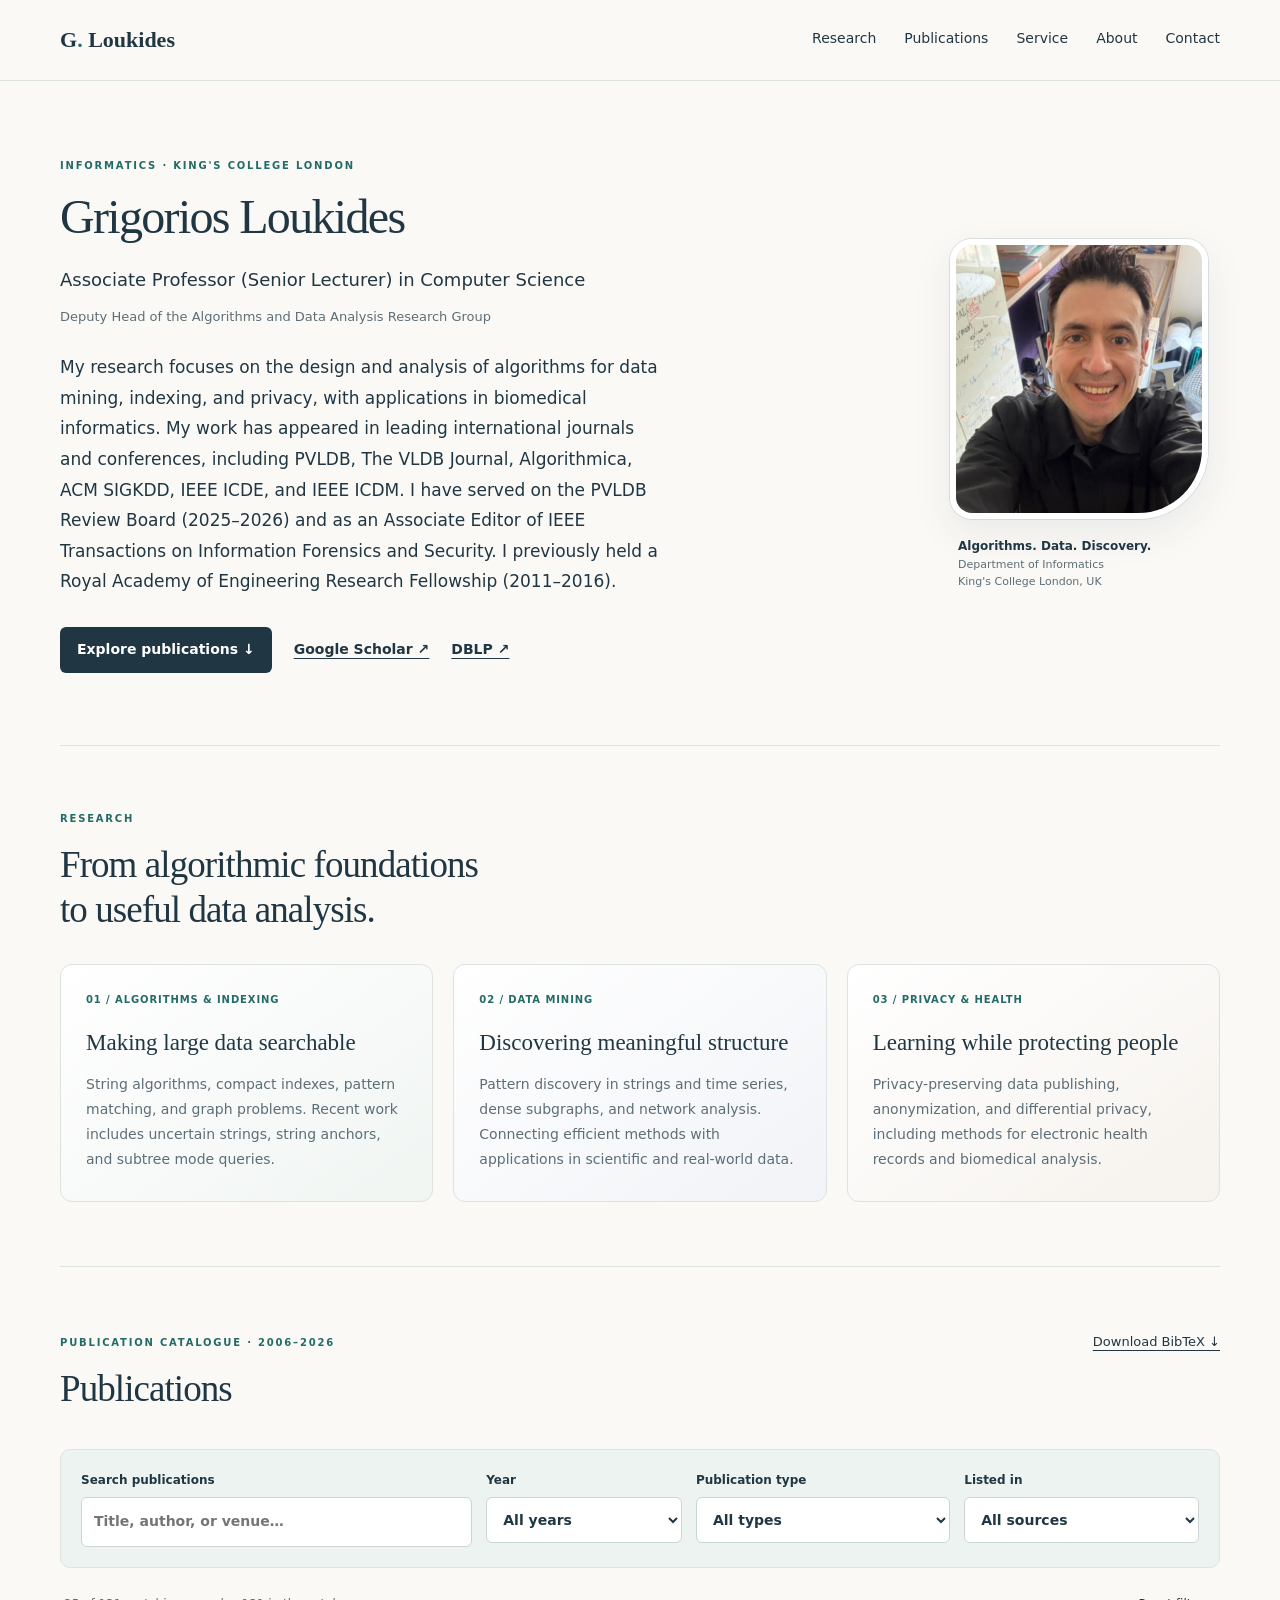
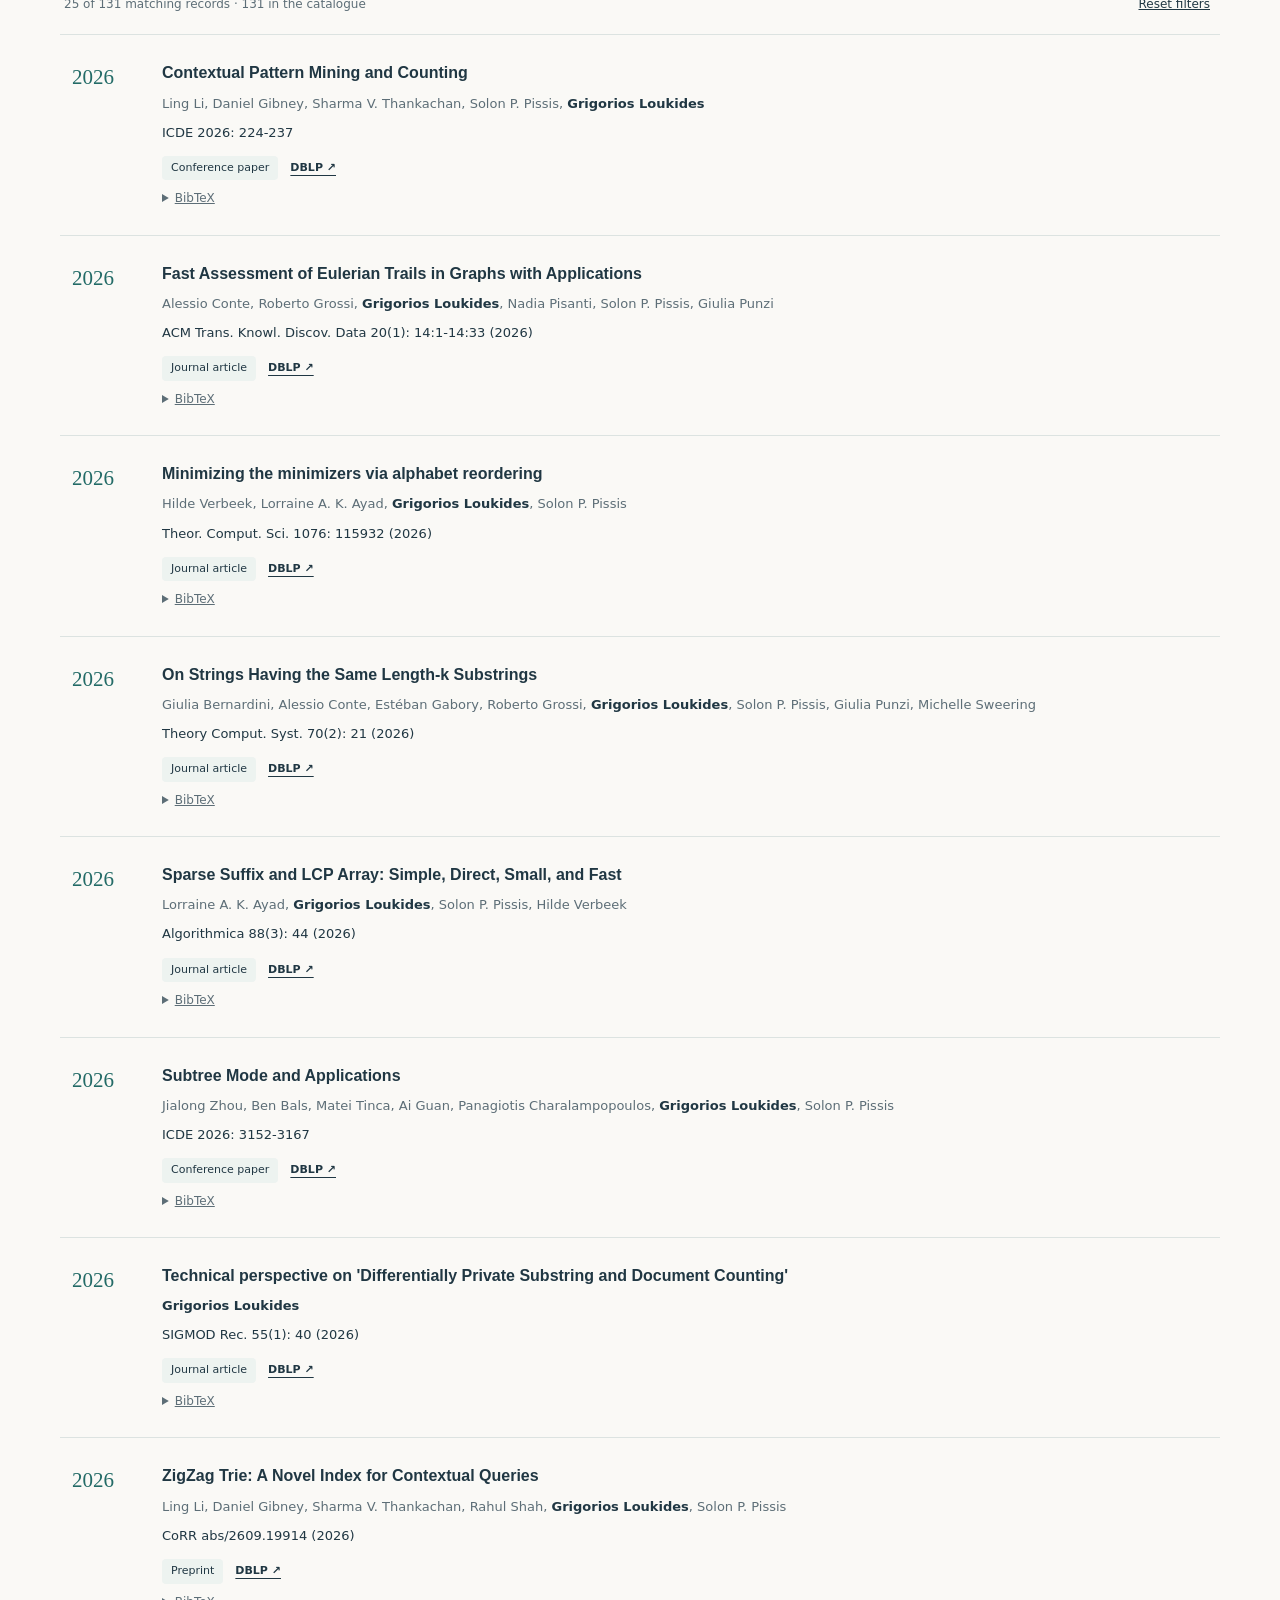
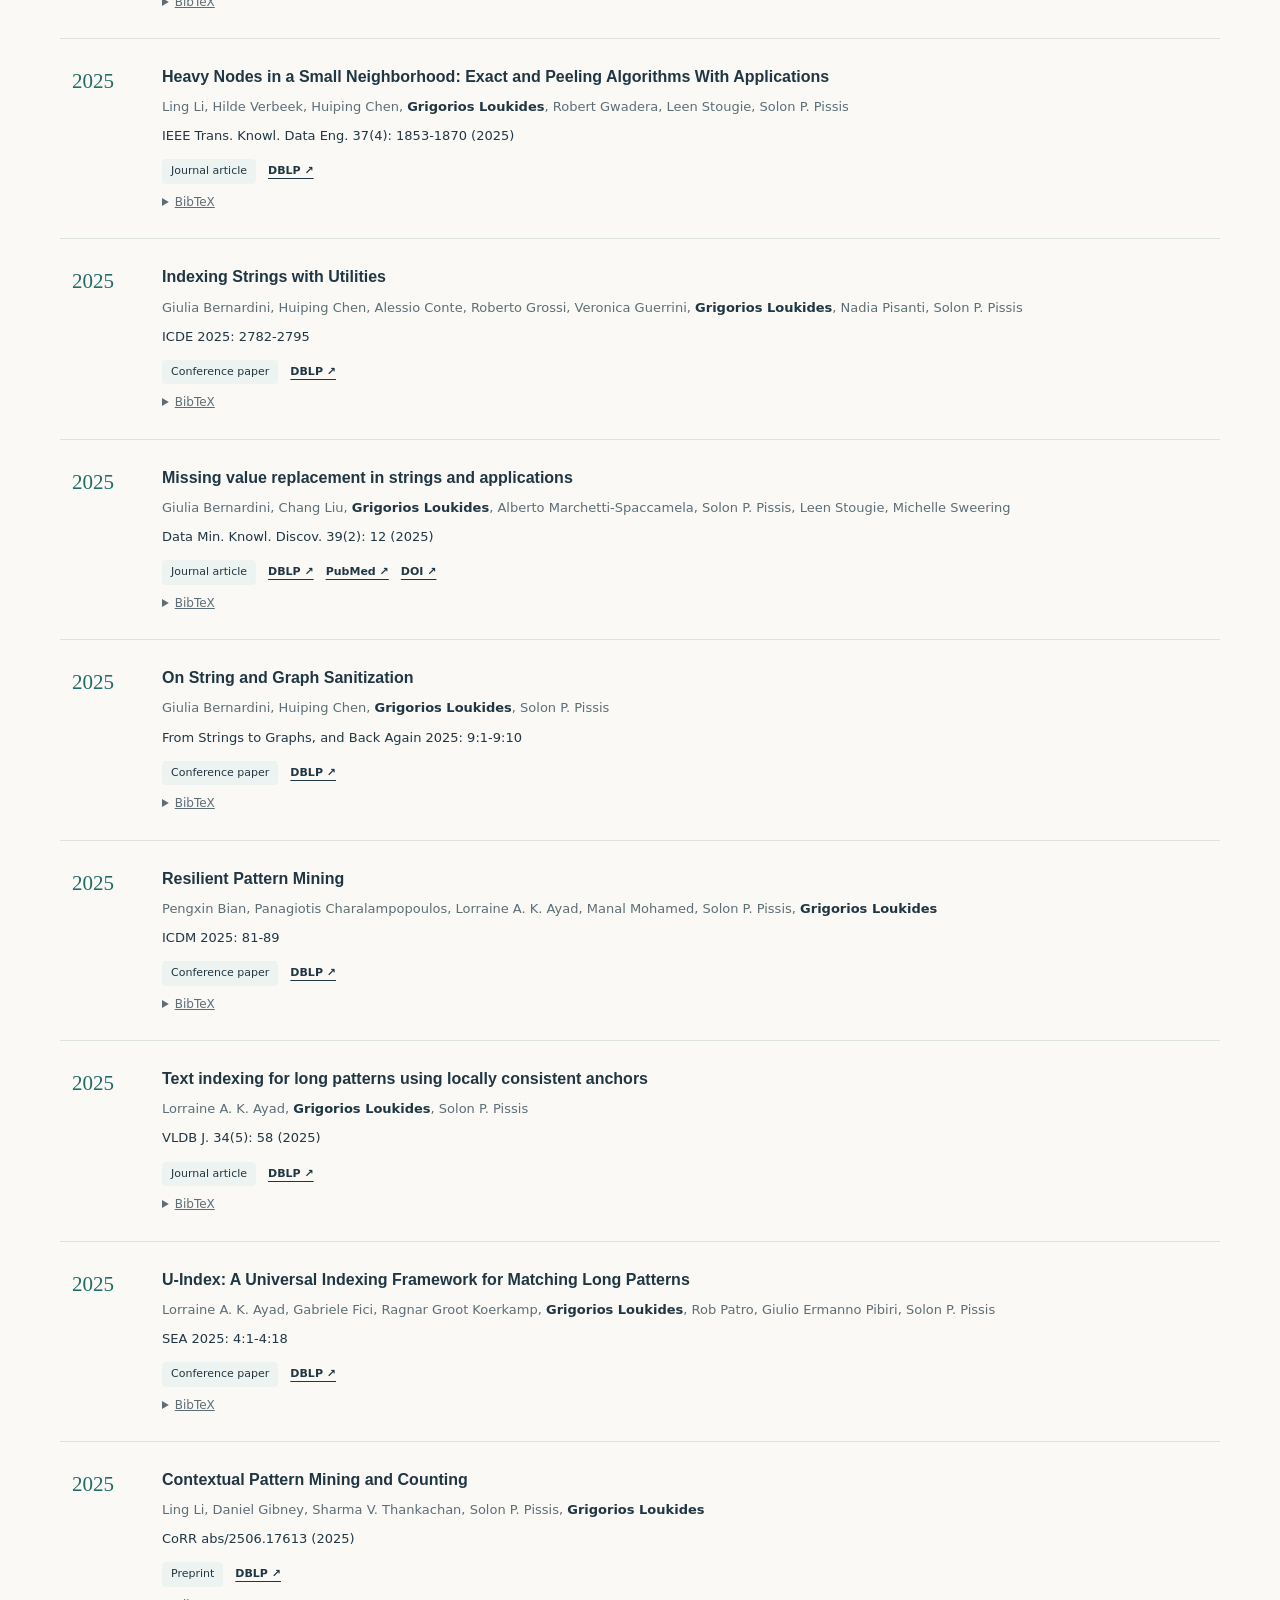
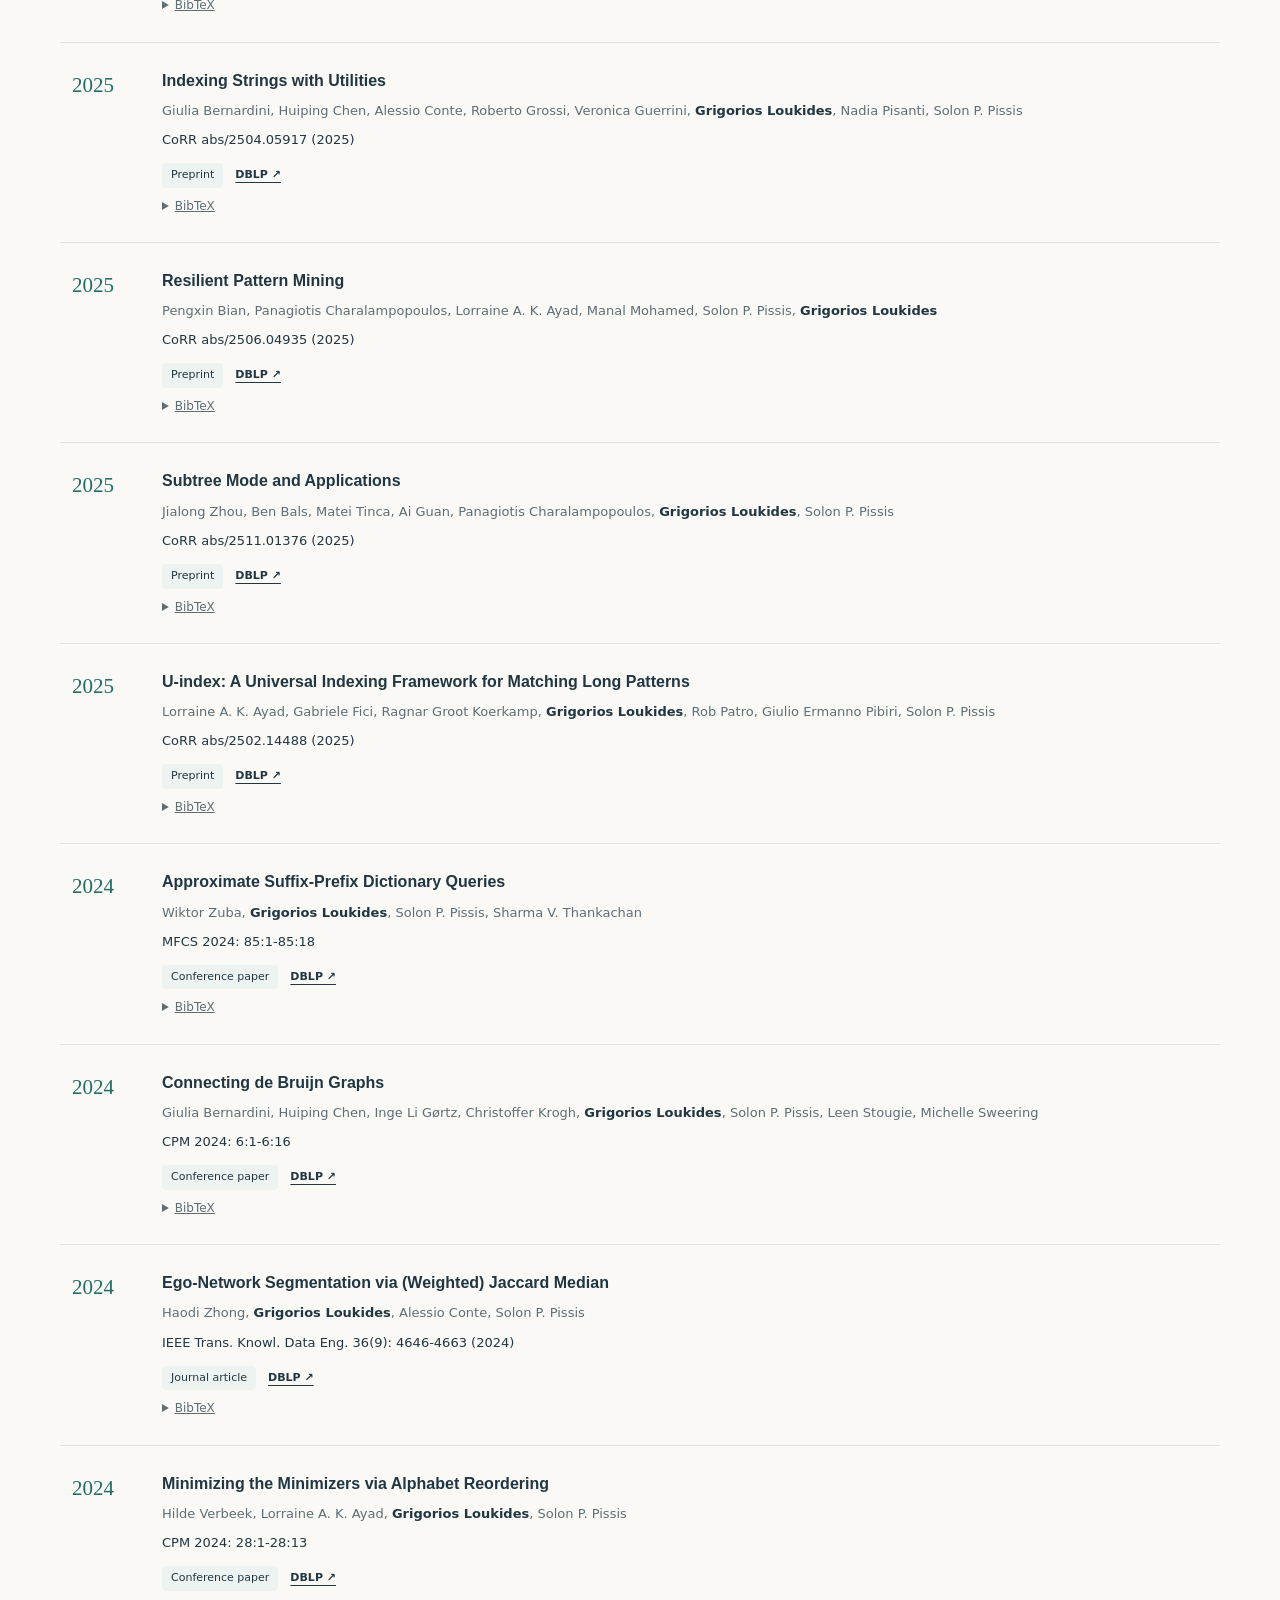
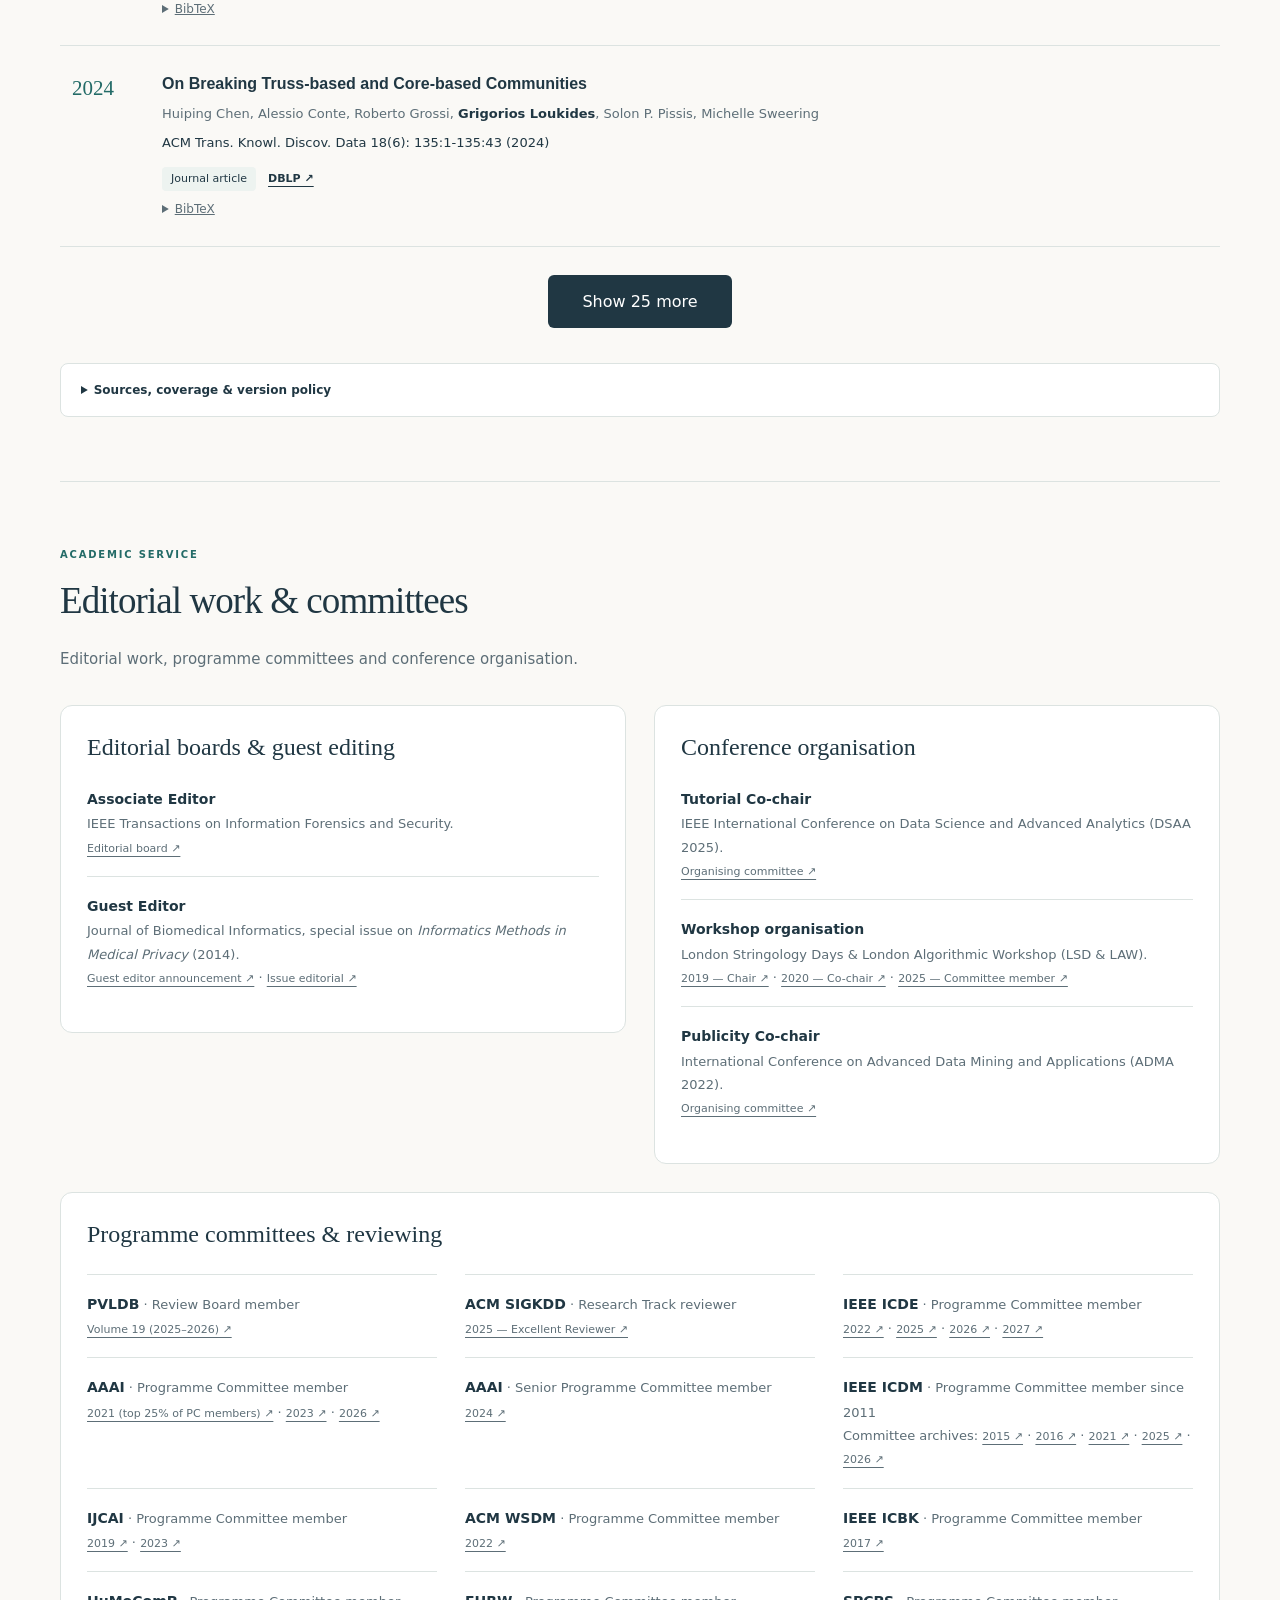
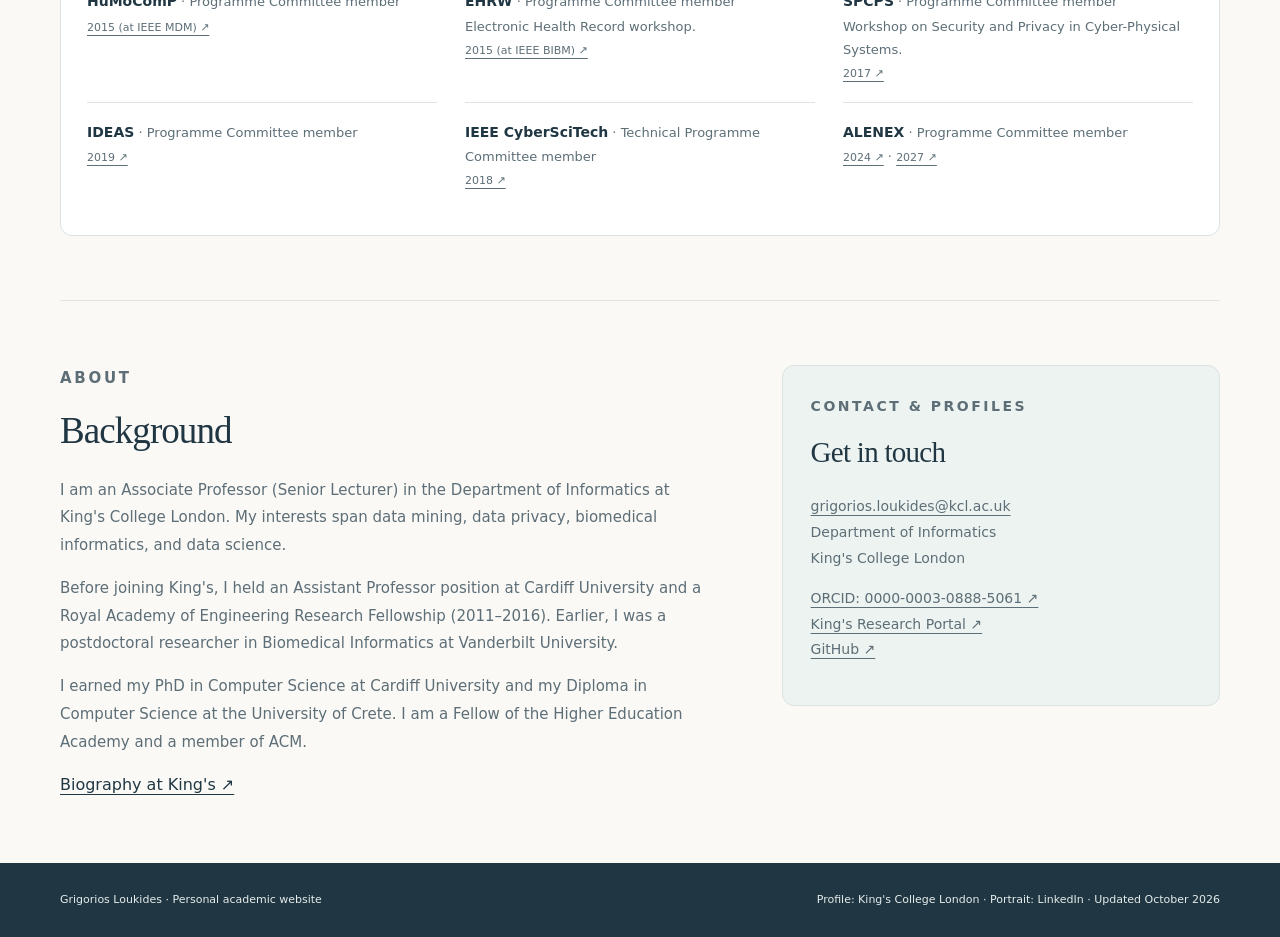
<file: index.html>
<!doctype html>
<html lang="en"><head><meta charset="utf-8"><meta name="viewport" content="width=device-width, initial-scale=1"><meta name="description" content="Grigorios Loukides, King's College London. Research in algorithms, data mining, data privacy and biomedical informatics. Publications and academic service."><meta name="theme-color" content="#172b39"><title>Grigorios Loukides | King's College London</title><link rel="stylesheet" href="style.css"><link rel="icon" href="favicon.svg" type="image/svg+xml"><script src="site.js" defer></script><script type="application/ld+json">{"@context":"https://schema.org","@type":"Person","name":"Grigorios Loukides","jobTitle":"Associate Professor (Senior Lecturer) in Computer Science","affiliation":{"@type":"CollegeOrUniversity","name":"King's College London"},"email":"grigorios.loukides@kcl.ac.uk","sameAs":["https://www.kcl.ac.uk/people/grigorios-loukides","https://dblp.org/pid/96/4724","https://orcid.org/0000-0003-0888-5061","https://scholar.google.com/citations?user=OtmncdQAAAAJ"]}</script></head>
<body><a class="skip" href="#main">Skip to content</a><header><div class="wrap top"><a class="brand" href="#main" aria-label="Grigorios Loukides, home">G<span>.</span> Loukides</a><nav aria-label="Main navigation"><a class="optional" href="#research">Research</a><a href="#publications">Publications</a><a class="optional" href="#service">Service</a><a href="#about">About</a><a href="#contact">Contact</a></nav></div></header>
<main id="main" class="wrap"><section class="hero" aria-labelledby="name"><div><p class="eyebrow">Informatics · King's College London</p><h1 id="name">Grigorios Loukides</h1><p class="role">Associate Professor (Senior Lecturer) in Computer Science</p><p class="subrole">Deputy Head of the Algorithms and Data Analysis Research Group</p><p class="intro">My research focuses on the design and analysis of algorithms for data mining, indexing, and privacy, with applications in biomedical informatics. My work has appeared in leading international journals and conferences, including PVLDB, The VLDB Journal, Algorithmica, ACM SIGKDD, IEEE ICDE, and IEEE ICDM. I have served on the PVLDB Review Board (2025–2026) and as an Associate Editor of IEEE Transactions on Information Forensics and Security. I previously held a Royal Academy of Engineering Research Fellowship (2011–2016).</p><div class="links"><a href="#publications">Explore publications ↓</a><a href="https://scholar.google.com/citations?user=OtmncdQAAAAJ">Google Scholar ↗</a><a href="https://dblp.org/pid/96/4724">DBLP ↗</a></div></div><div class="portrait-wrap"><img class="portrait" src="[data-uri]" alt="Grigorios Loukides" width="400" height="400"><p><strong>Algorithms. Data. Discovery.</strong><br>Department of Informatics<br>King's College London, UK</p></div></section>
<section class="section" id="research"><p class="eyebrow">Research</p><h2>From algorithmic foundations<br>to useful data analysis.</h2><div class="research-grid"><article><span class="num">01 / ALGORITHMS & INDEXING</span><h3>Making large data searchable</h3><p>String algorithms, compact indexes, pattern matching, and graph problems. Recent work includes uncertain strings, string anchors, and subtree mode queries.</p></article><article><span class="num">02 / DATA MINING</span><h3>Discovering meaningful structure</h3><p>Pattern discovery in strings and time series, dense subgraphs, and network analysis. Connecting efficient methods with applications in scientific and real-world data.</p></article><article><span class="num">03 / PRIVACY & HEALTH</span><h3>Learning while protecting people</h3><p>Privacy-preserving data publishing, anonymization, and differential privacy, including methods for electronic health records and biomedical analysis.</p></article></div></section>
<section class="section" id="publications"><div class="section-title"><div><p class="eyebrow">Publication catalogue · 2006–2026</p><h2>Publications</h2></div><a href="publications.bib" download>Download BibTeX ↓</a></div><noscript><p class="nojs">All publications are shown below. Enable JavaScript to search and filter.</p></noscript><div class="filters js-only" role="search" aria-label="Search publications"><label for="search">Search publications<input type="search" id="search" placeholder="Title, author, or venue…" autocomplete="off"></label><label for="year">Year<select id="year"><option value="">All years</option><option>2026</option><option>2025</option><option>2024</option><option>2023</option><option>2022</option><option>2021</option><option>2020</option><option>2019</option><option>2018</option><option>2017</option><option>2016</option><option>2015</option><option>2014</option><option>2013</option><option>2012</option><option>2011</option><option>2010</option><option>2009</option><option>2008</option><option>2007</option><option>2006</option></select></label><label for="type">Publication type<select id="type"><option value="">All types</option><option>Book / chapter</option><option>Conference paper</option><option>Correction</option><option>Journal article</option><option>Preprint</option></select></label><label for="source">Listed in<select id="source"><option value="">All sources</option><option>DBLP</option><option>PubMed</option><option>Google Scholar</option></select></label></div><div class="result-bar js-only"><span id="count" role="status" aria-live="polite"></span><button class="text-button" id="reset" type="button">Reset filters</button></div><div id="publication-list"><article class="pub" data-year="2026" data-type="Conference paper" data-sources="DBLP"><div class="pub-year">2026</div><div><h3><a href="https://dblp.org/rec/conf/icde/LiGTPL26">Contextual Pattern Mining and Counting</a></h3><p class="authors">Ling Li, Daniel Gibney, Sharma V. Thankachan, Solon P. Pissis, <strong>Grigorios Loukides</strong></p><p class="venue">ICDE 2026: 224-237</p><div class="pub-foot"><span class="type">Conference paper</span><a href="https://dblp.org/rec/conf/icde/LiGTPL26">DBLP ↗</a></div><details><summary>BibTeX</summary><pre>@inproceedings{conficdeLiGTPL26,
  title = {Contextual Pattern Mining and Counting},
  author = {Ling Li and Daniel Gibney and Sharma V. Thankachan and Solon P. Pissis and Grigorios Loukides},
  year = {2026},
  url = {https://dblp.org/rec/conf/icde/LiGTPL26},
  note = {ICDE 2026: 224-237}
}</pre></details></div></article>
<article class="pub" data-year="2026" data-type="Journal article" data-sources="DBLP"><div class="pub-year">2026</div><div><h3><a href="https://dblp.org/rec/journals/tkdd/ConteGLPPP26">Fast Assessment of Eulerian Trails in Graphs with Applications</a></h3><p class="authors">Alessio Conte, Roberto Grossi, <strong>Grigorios Loukides</strong>, Nadia Pisanti, Solon P. Pissis, Giulia Punzi</p><p class="venue">ACM Trans. Knowl. Discov. Data 20(1): 14:1-14:33 (2026)</p><div class="pub-foot"><span class="type">Journal article</span><a href="https://dblp.org/rec/journals/tkdd/ConteGLPPP26">DBLP ↗</a></div><details><summary>BibTeX</summary><pre>@article{journalstkddConteGLPPP26,
  title = {Fast Assessment of Eulerian Trails in Graphs with Applications},
  author = {Alessio Conte and Roberto Grossi and Grigorios Loukides and Nadia Pisanti and Solon P. Pissis and Giulia Punzi},
  year = {2026},
  url = {https://dblp.org/rec/journals/tkdd/ConteGLPPP26},
  note = {ACM Trans. Knowl. Discov. Data 20(1): 14:1-14:33 (2026)}
}</pre></details></div></article>
<article class="pub" data-year="2026" data-type="Journal article" data-sources="DBLP"><div class="pub-year">2026</div><div><h3><a href="https://dblp.org/rec/journals/tcs/VerbeekALP26">Minimizing the minimizers via alphabet reordering</a></h3><p class="authors">Hilde Verbeek, Lorraine A. K. Ayad, <strong>Grigorios Loukides</strong>, Solon P. Pissis</p><p class="venue">Theor. Comput. Sci. 1076: 115932 (2026)</p><div class="pub-foot"><span class="type">Journal article</span><a href="https://dblp.org/rec/journals/tcs/VerbeekALP26">DBLP ↗</a></div><details><summary>BibTeX</summary><pre>@article{journalstcsVerbeekALP26,
  title = {Minimizing the minimizers via alphabet reordering},
  author = {Hilde Verbeek and Lorraine A. K. Ayad and Grigorios Loukides and Solon P. Pissis},
  year = {2026},
  url = {https://dblp.org/rec/journals/tcs/VerbeekALP26},
  note = {Theor. Comput. Sci. 1076: 115932 (2026)}
}</pre></details></div></article>
<article class="pub" data-year="2026" data-type="Journal article" data-sources="DBLP"><div class="pub-year">2026</div><div><h3><a href="https://dblp.org/rec/journals/mst/BernardiniCGGLPPS26">On Strings Having the Same Length-k Substrings</a></h3><p class="authors">Giulia Bernardini, Alessio Conte, Estéban Gabory, Roberto Grossi, <strong>Grigorios Loukides</strong>, Solon P. Pissis, Giulia Punzi, Michelle Sweering</p><p class="venue">Theory Comput. Syst. 70(2): 21 (2026)</p><div class="pub-foot"><span class="type">Journal article</span><a href="https://dblp.org/rec/journals/mst/BernardiniCGGLPPS26">DBLP ↗</a></div><details><summary>BibTeX</summary><pre>@article{journalsmstBernardiniCGGLPPS26,
  title = {On Strings Having the Same Length-k Substrings},
  author = {Giulia Bernardini and Alessio Conte and Estéban Gabory and Roberto Grossi and Grigorios Loukides and Solon P. Pissis and Giulia Punzi and Michelle Sweering},
  year = {2026},
  url = {https://dblp.org/rec/journals/mst/BernardiniCGGLPPS26},
  note = {Theory Comput. Syst. 70(2): 21 (2026)}
}</pre></details></div></article>
<article class="pub" data-year="2026" data-type="Journal article" data-sources="DBLP"><div class="pub-year">2026</div><div><h3><a href="https://dblp.org/rec/journals/algorithmica/AyadLPV26">Sparse Suffix and LCP Array: Simple, Direct, Small, and Fast</a></h3><p class="authors">Lorraine A. K. Ayad, <strong>Grigorios Loukides</strong>, Solon P. Pissis, Hilde Verbeek</p><p class="venue">Algorithmica 88(3): 44 (2026)</p><div class="pub-foot"><span class="type">Journal article</span><a href="https://dblp.org/rec/journals/algorithmica/AyadLPV26">DBLP ↗</a></div><details><summary>BibTeX</summary><pre>@article{journalsalgorithmicaAyadLPV26,
  title = {Sparse Suffix and LCP Array: Simple, Direct, Small, and Fast},
  author = {Lorraine A. K. Ayad and Grigorios Loukides and Solon P. Pissis and Hilde Verbeek},
  year = {2026},
  url = {https://dblp.org/rec/journals/algorithmica/AyadLPV26},
  note = {Algorithmica 88(3): 44 (2026)}
}</pre></details></div></article>
<article class="pub" data-year="2026" data-type="Conference paper" data-sources="DBLP"><div class="pub-year">2026</div><div><h3><a href="https://dblp.org/rec/conf/icde/ZhouBTGCLP26">Subtree Mode and Applications</a></h3><p class="authors">Jialong Zhou, Ben Bals, Matei Tinca, Ai Guan, Panagiotis Charalampopoulos, <strong>Grigorios Loukides</strong>, Solon P. Pissis</p><p class="venue">ICDE 2026: 3152-3167</p><div class="pub-foot"><span class="type">Conference paper</span><a href="https://dblp.org/rec/conf/icde/ZhouBTGCLP26">DBLP ↗</a></div><details><summary>BibTeX</summary><pre>@inproceedings{conficdeZhouBTGCLP26,
  title = {Subtree Mode and Applications},
  author = {Jialong Zhou and Ben Bals and Matei Tinca and Ai Guan and Panagiotis Charalampopoulos and Grigorios Loukides and Solon P. Pissis},
  year = {2026},
  url = {https://dblp.org/rec/conf/icde/ZhouBTGCLP26},
  note = {ICDE 2026: 3152-3167}
}</pre></details></div></article>
<article class="pub" data-year="2026" data-type="Journal article" data-sources="DBLP"><div class="pub-year">2026</div><div><h3><a href="https://dblp.org/rec/journals/sigmod/Loukides26">Technical perspective on &#x27;Differentially Private Substring and Document Counting&#x27;</a></h3><p class="authors"><strong>Grigorios Loukides</strong></p><p class="venue">SIGMOD Rec. 55(1): 40 (2026)</p><div class="pub-foot"><span class="type">Journal article</span><a href="https://dblp.org/rec/journals/sigmod/Loukides26">DBLP ↗</a></div><details><summary>BibTeX</summary><pre>@article{journalssigmodLoukides26,
  title = {Technical perspective on &#x27;Differentially Private Substring and Document Counting&#x27;},
  author = {Grigorios Loukides},
  year = {2026},
  url = {https://dblp.org/rec/journals/sigmod/Loukides26},
  note = {SIGMOD Rec. 55(1): 40 (2026)}
}</pre></details></div></article>
<article class="pub" data-year="2026" data-type="Preprint" data-sources="DBLP"><div class="pub-year">2026</div><div><h3><a href="https://dblp.org/rec/journals/corr/abs-2609-19914">ZigZag Trie: A Novel Index for Contextual Queries</a></h3><p class="authors">Ling Li, Daniel Gibney, Sharma V. Thankachan, Rahul Shah, <strong>Grigorios Loukides</strong>, Solon P. Pissis</p><p class="venue">CoRR abs/2609.19914 (2026)</p><div class="pub-foot"><span class="type">Preprint</span><a href="https://dblp.org/rec/journals/corr/abs-2609-19914">DBLP ↗</a></div><details><summary>BibTeX</summary><pre>@misc{journalscorrabs260919914,
  title = {ZigZag Trie: A Novel Index for Contextual Queries},
  author = {Ling Li and Daniel Gibney and Sharma V. Thankachan and Rahul Shah and Grigorios Loukides and Solon P. Pissis},
  year = {2026},
  url = {https://dblp.org/rec/journals/corr/abs-2609-19914},
  note = {CoRR abs/2609.19914 (2026)}
}</pre></details></div></article>
<article class="pub" data-year="2025" data-type="Journal article" data-sources="DBLP"><div class="pub-year">2025</div><div><h3><a href="https://dblp.org/rec/journals/tkde/LiVCLGSP25">Heavy Nodes in a Small Neighborhood: Exact and Peeling Algorithms With Applications</a></h3><p class="authors">Ling Li, Hilde Verbeek, Huiping Chen, <strong>Grigorios Loukides</strong>, Robert Gwadera, Leen Stougie, Solon P. Pissis</p><p class="venue">IEEE Trans. Knowl. Data Eng. 37(4): 1853-1870 (2025)</p><div class="pub-foot"><span class="type">Journal article</span><a href="https://dblp.org/rec/journals/tkde/LiVCLGSP25">DBLP ↗</a></div><details><summary>BibTeX</summary><pre>@article{journalstkdeLiVCLGSP25,
  title = {Heavy Nodes in a Small Neighborhood: Exact and Peeling Algorithms With Applications},
  author = {Ling Li and Hilde Verbeek and Huiping Chen and Grigorios Loukides and Robert Gwadera and Leen Stougie and Solon P. Pissis},
  year = {2025},
  url = {https://dblp.org/rec/journals/tkde/LiVCLGSP25},
  note = {IEEE Trans. Knowl. Data Eng. 37(4): 1853-1870 (2025)}
}</pre></details></div></article>
<article class="pub" data-year="2025" data-type="Conference paper" data-sources="DBLP"><div class="pub-year">2025</div><div><h3><a href="https://dblp.org/rec/conf/icde/BernardiniCCGGLPP25">Indexing Strings with Utilities</a></h3><p class="authors">Giulia Bernardini, Huiping Chen, Alessio Conte, Roberto Grossi, Veronica Guerrini, <strong>Grigorios Loukides</strong>, Nadia Pisanti, Solon P. Pissis</p><p class="venue">ICDE 2025: 2782-2795</p><div class="pub-foot"><span class="type">Conference paper</span><a href="https://dblp.org/rec/conf/icde/BernardiniCCGGLPP25">DBLP ↗</a></div><details><summary>BibTeX</summary><pre>@inproceedings{conficdeBernardiniCCGGLPP25,
  title = {Indexing Strings with Utilities},
  author = {Giulia Bernardini and Huiping Chen and Alessio Conte and Roberto Grossi and Veronica Guerrini and Grigorios Loukides and Nadia Pisanti and Solon P. Pissis},
  year = {2025},
  url = {https://dblp.org/rec/conf/icde/BernardiniCCGGLPP25},
  note = {ICDE 2025: 2782-2795}
}</pre></details></div></article>
<article class="pub" data-year="2025" data-type="Journal article" data-sources="DBLP|PubMed"><div class="pub-year">2025</div><div><h3><a href="https://doi.org/10.1007/s10618-024-01074-3">Missing value replacement in strings and applications</a></h3><p class="authors">Giulia Bernardini, Chang Liu, <strong>Grigorios Loukides</strong>, Alberto Marchetti-Spaccamela, Solon P. Pissis, Leen Stougie, Michelle Sweering</p><p class="venue">Data Min. Knowl. Discov. 39(2): 12 (2025)</p><div class="pub-foot"><span class="type">Journal article</span><a href="https://dblp.org/rec/journals/datamine/BernardiniLLMPSS25">DBLP ↗</a><a href="https://pubmed.ncbi.nlm.nih.gov/39867462/">PubMed ↗</a><a href="https://doi.org/10.1007/s10618-024-01074-3">DOI ↗</a></div><details><summary>BibTeX</summary><pre>@article{journalsdatamineBernardiniLLMPSS25,
  title = {Missing value replacement in strings and applications},
  author = {Giulia Bernardini and Chang Liu and Grigorios Loukides and Alberto Marchetti-Spaccamela and Solon P. Pissis and Leen Stougie and Michelle Sweering},
  year = {2025},
  url = {https://doi.org/10.1007/s10618-024-01074-3},
  doi = {10.1007/s10618-024-01074-3},
  note = {Data Min. Knowl. Discov. 39(2): 12 (2025)}
}</pre></details></div></article>
<article class="pub" data-year="2025" data-type="Conference paper" data-sources="DBLP"><div class="pub-year">2025</div><div><h3><a href="https://dblp.org/rec/conf/birthday/0001CLP25">On String and Graph Sanitization</a></h3><p class="authors">Giulia Bernardini, Huiping Chen, <strong>Grigorios Loukides</strong>, Solon P. Pissis</p><p class="venue">From Strings to Graphs, and Back Again 2025: 9:1-9:10</p><div class="pub-foot"><span class="type">Conference paper</span><a href="https://dblp.org/rec/conf/birthday/0001CLP25">DBLP ↗</a></div><details><summary>BibTeX</summary><pre>@inproceedings{confbirthday0001CLP25,
  title = {On String and Graph Sanitization},
  author = {Giulia Bernardini and Huiping Chen and Grigorios Loukides and Solon P. Pissis},
  year = {2025},
  url = {https://dblp.org/rec/conf/birthday/0001CLP25},
  note = {From Strings to Graphs, and Back Again 2025: 9:1-9:10}
}</pre></details></div></article>
<article class="pub" data-year="2025" data-type="Conference paper" data-sources="DBLP"><div class="pub-year">2025</div><div><h3><a href="https://dblp.org/rec/conf/icdm/BianCAMPL25">Resilient Pattern Mining</a></h3><p class="authors">Pengxin Bian, Panagiotis Charalampopoulos, Lorraine A. K. Ayad, Manal Mohamed, Solon P. Pissis, <strong>Grigorios Loukides</strong></p><p class="venue">ICDM 2025: 81-89</p><div class="pub-foot"><span class="type">Conference paper</span><a href="https://dblp.org/rec/conf/icdm/BianCAMPL25">DBLP ↗</a></div><details><summary>BibTeX</summary><pre>@inproceedings{conficdmBianCAMPL25,
  title = {Resilient Pattern Mining},
  author = {Pengxin Bian and Panagiotis Charalampopoulos and Lorraine A. K. Ayad and Manal Mohamed and Solon P. Pissis and Grigorios Loukides},
  year = {2025},
  url = {https://dblp.org/rec/conf/icdm/BianCAMPL25},
  note = {ICDM 2025: 81-89}
}</pre></details></div></article>
<article class="pub" data-year="2025" data-type="Journal article" data-sources="DBLP"><div class="pub-year">2025</div><div><h3><a href="https://dblp.org/rec/journals/vldb/AyadLP25">Text indexing for long patterns using locally consistent anchors</a></h3><p class="authors">Lorraine A. K. Ayad, <strong>Grigorios Loukides</strong>, Solon P. Pissis</p><p class="venue">VLDB J. 34(5): 58 (2025)</p><div class="pub-foot"><span class="type">Journal article</span><a href="https://dblp.org/rec/journals/vldb/AyadLP25">DBLP ↗</a></div><details><summary>BibTeX</summary><pre>@article{journalsvldbAyadLP25,
  title = {Text indexing for long patterns using locally consistent anchors},
  author = {Lorraine A. K. Ayad and Grigorios Loukides and Solon P. Pissis},
  year = {2025},
  url = {https://dblp.org/rec/journals/vldb/AyadLP25},
  note = {VLDB J. 34(5): 58 (2025)}
}</pre></details></div></article>
<article class="pub" data-year="2025" data-type="Conference paper" data-sources="DBLP"><div class="pub-year">2025</div><div><h3><a href="https://dblp.org/rec/conf/wea/AyadFKLPPP25">U-Index: A Universal Indexing Framework for Matching Long Patterns</a></h3><p class="authors">Lorraine A. K. Ayad, Gabriele Fici, Ragnar Groot Koerkamp, <strong>Grigorios Loukides</strong>, Rob Patro, Giulio Ermanno Pibiri, Solon P. Pissis</p><p class="venue">SEA 2025: 4:1-4:18</p><div class="pub-foot"><span class="type">Conference paper</span><a href="https://dblp.org/rec/conf/wea/AyadFKLPPP25">DBLP ↗</a></div><details><summary>BibTeX</summary><pre>@inproceedings{confweaAyadFKLPPP25,
  title = {U-Index: A Universal Indexing Framework for Matching Long Patterns},
  author = {Lorraine A. K. Ayad and Gabriele Fici and Ragnar Groot Koerkamp and Grigorios Loukides and Rob Patro and Giulio Ermanno Pibiri and Solon P. Pissis},
  year = {2025},
  url = {https://dblp.org/rec/conf/wea/AyadFKLPPP25},
  note = {SEA 2025: 4:1-4:18}
}</pre></details></div></article>
<article class="pub" data-year="2025" data-type="Preprint" data-sources="DBLP"><div class="pub-year">2025</div><div><h3><a href="https://dblp.org/rec/journals/corr/abs-2506-17613">Contextual Pattern Mining and Counting</a></h3><p class="authors">Ling Li, Daniel Gibney, Sharma V. Thankachan, Solon P. Pissis, <strong>Grigorios Loukides</strong></p><p class="venue">CoRR abs/2506.17613 (2025)</p><div class="pub-foot"><span class="type">Preprint</span><a href="https://dblp.org/rec/journals/corr/abs-2506-17613">DBLP ↗</a></div><details><summary>BibTeX</summary><pre>@misc{journalscorrabs250617613,
  title = {Contextual Pattern Mining and Counting},
  author = {Ling Li and Daniel Gibney and Sharma V. Thankachan and Solon P. Pissis and Grigorios Loukides},
  year = {2025},
  url = {https://dblp.org/rec/journals/corr/abs-2506-17613},
  note = {CoRR abs/2506.17613 (2025)}
}</pre></details></div></article>
<article class="pub" data-year="2025" data-type="Preprint" data-sources="DBLP"><div class="pub-year">2025</div><div><h3><a href="https://dblp.org/rec/journals/corr/abs-2504-05917">Indexing Strings with Utilities</a></h3><p class="authors">Giulia Bernardini, Huiping Chen, Alessio Conte, Roberto Grossi, Veronica Guerrini, <strong>Grigorios Loukides</strong>, Nadia Pisanti, Solon P. Pissis</p><p class="venue">CoRR abs/2504.05917 (2025)</p><div class="pub-foot"><span class="type">Preprint</span><a href="https://dblp.org/rec/journals/corr/abs-2504-05917">DBLP ↗</a></div><details><summary>BibTeX</summary><pre>@misc{journalscorrabs250405917,
  title = {Indexing Strings with Utilities},
  author = {Giulia Bernardini and Huiping Chen and Alessio Conte and Roberto Grossi and Veronica Guerrini and Grigorios Loukides and Nadia Pisanti and Solon P. Pissis},
  year = {2025},
  url = {https://dblp.org/rec/journals/corr/abs-2504-05917},
  note = {CoRR abs/2504.05917 (2025)}
}</pre></details></div></article>
<article class="pub" data-year="2025" data-type="Preprint" data-sources="DBLP"><div class="pub-year">2025</div><div><h3><a href="https://dblp.org/rec/journals/corr/abs-2506-04935">Resilient Pattern Mining</a></h3><p class="authors">Pengxin Bian, Panagiotis Charalampopoulos, Lorraine A. K. Ayad, Manal Mohamed, Solon P. Pissis, <strong>Grigorios Loukides</strong></p><p class="venue">CoRR abs/2506.04935 (2025)</p><div class="pub-foot"><span class="type">Preprint</span><a href="https://dblp.org/rec/journals/corr/abs-2506-04935">DBLP ↗</a></div><details><summary>BibTeX</summary><pre>@misc{journalscorrabs250604935,
  title = {Resilient Pattern Mining},
  author = {Pengxin Bian and Panagiotis Charalampopoulos and Lorraine A. K. Ayad and Manal Mohamed and Solon P. Pissis and Grigorios Loukides},
  year = {2025},
  url = {https://dblp.org/rec/journals/corr/abs-2506-04935},
  note = {CoRR abs/2506.04935 (2025)}
}</pre></details></div></article>
<article class="pub" data-year="2025" data-type="Preprint" data-sources="DBLP"><div class="pub-year">2025</div><div><h3><a href="https://dblp.org/rec/journals/corr/abs-2511-01376">Subtree Mode and Applications</a></h3><p class="authors">Jialong Zhou, Ben Bals, Matei Tinca, Ai Guan, Panagiotis Charalampopoulos, <strong>Grigorios Loukides</strong>, Solon P. Pissis</p><p class="venue">CoRR abs/2511.01376 (2025)</p><div class="pub-foot"><span class="type">Preprint</span><a href="https://dblp.org/rec/journals/corr/abs-2511-01376">DBLP ↗</a></div><details><summary>BibTeX</summary><pre>@misc{journalscorrabs251101376,
  title = {Subtree Mode and Applications},
  author = {Jialong Zhou and Ben Bals and Matei Tinca and Ai Guan and Panagiotis Charalampopoulos and Grigorios Loukides and Solon P. Pissis},
  year = {2025},
  url = {https://dblp.org/rec/journals/corr/abs-2511-01376},
  note = {CoRR abs/2511.01376 (2025)}
}</pre></details></div></article>
<article class="pub" data-year="2025" data-type="Preprint" data-sources="DBLP"><div class="pub-year">2025</div><div><h3><a href="https://dblp.org/rec/journals/corr/abs-2502-14488">U-index: A Universal Indexing Framework for Matching Long Patterns</a></h3><p class="authors">Lorraine A. K. Ayad, Gabriele Fici, Ragnar Groot Koerkamp, <strong>Grigorios Loukides</strong>, Rob Patro, Giulio Ermanno Pibiri, Solon P. Pissis</p><p class="venue">CoRR abs/2502.14488 (2025)</p><div class="pub-foot"><span class="type">Preprint</span><a href="https://dblp.org/rec/journals/corr/abs-2502-14488">DBLP ↗</a></div><details><summary>BibTeX</summary><pre>@misc{journalscorrabs250214488,
  title = {U-index: A Universal Indexing Framework for Matching Long Patterns},
  author = {Lorraine A. K. Ayad and Gabriele Fici and Ragnar Groot Koerkamp and Grigorios Loukides and Rob Patro and Giulio Ermanno Pibiri and Solon P. Pissis},
  year = {2025},
  url = {https://dblp.org/rec/journals/corr/abs-2502-14488},
  note = {CoRR abs/2502.14488 (2025)}
}</pre></details></div></article>
<article class="pub" data-year="2024" data-type="Conference paper" data-sources="DBLP"><div class="pub-year">2024</div><div><h3><a href="https://dblp.org/rec/conf/mfcs/ZubaLPT24">Approximate Suffix-Prefix Dictionary Queries</a></h3><p class="authors">Wiktor Zuba, <strong>Grigorios Loukides</strong>, Solon P. Pissis, Sharma V. Thankachan</p><p class="venue">MFCS 2024: 85:1-85:18</p><div class="pub-foot"><span class="type">Conference paper</span><a href="https://dblp.org/rec/conf/mfcs/ZubaLPT24">DBLP ↗</a></div><details><summary>BibTeX</summary><pre>@inproceedings{confmfcsZubaLPT24,
  title = {Approximate Suffix-Prefix Dictionary Queries},
  author = {Wiktor Zuba and Grigorios Loukides and Solon P. Pissis and Sharma V. Thankachan},
  year = {2024},
  url = {https://dblp.org/rec/conf/mfcs/ZubaLPT24},
  note = {MFCS 2024: 85:1-85:18}
}</pre></details></div></article>
<article class="pub" data-year="2024" data-type="Conference paper" data-sources="DBLP"><div class="pub-year">2024</div><div><h3><a href="https://dblp.org/rec/conf/cpm/0001CGKLPSS24">Connecting de Bruijn Graphs</a></h3><p class="authors">Giulia Bernardini, Huiping Chen, Inge Li Gørtz, Christoffer Krogh, <strong>Grigorios Loukides</strong>, Solon P. Pissis, Leen Stougie, Michelle Sweering</p><p class="venue">CPM 2024: 6:1-6:16</p><div class="pub-foot"><span class="type">Conference paper</span><a href="https://dblp.org/rec/conf/cpm/0001CGKLPSS24">DBLP ↗</a></div><details><summary>BibTeX</summary><pre>@inproceedings{confcpm0001CGKLPSS24,
  title = {Connecting de Bruijn Graphs},
  author = {Giulia Bernardini and Huiping Chen and Inge Li Gørtz and Christoffer Krogh and Grigorios Loukides and Solon P. Pissis and Leen Stougie and Michelle Sweering},
  year = {2024},
  url = {https://dblp.org/rec/conf/cpm/0001CGKLPSS24},
  note = {CPM 2024: 6:1-6:16}
}</pre></details></div></article>
<article class="pub" data-year="2024" data-type="Journal article" data-sources="DBLP"><div class="pub-year">2024</div><div><h3><a href="https://dblp.org/rec/journals/tkde/ZhongLCP24">Ego-Network Segmentation via (Weighted) Jaccard Median</a></h3><p class="authors">Haodi Zhong, <strong>Grigorios Loukides</strong>, Alessio Conte, Solon P. Pissis</p><p class="venue">IEEE Trans. Knowl. Data Eng. 36(9): 4646-4663 (2024)</p><div class="pub-foot"><span class="type">Journal article</span><a href="https://dblp.org/rec/journals/tkde/ZhongLCP24">DBLP ↗</a></div><details><summary>BibTeX</summary><pre>@article{journalstkdeZhongLCP24,
  title = {Ego-Network Segmentation via (Weighted) Jaccard Median},
  author = {Haodi Zhong and Grigorios Loukides and Alessio Conte and Solon P. Pissis},
  year = {2024},
  url = {https://dblp.org/rec/journals/tkde/ZhongLCP24},
  note = {IEEE Trans. Knowl. Data Eng. 36(9): 4646-4663 (2024)}
}</pre></details></div></article>
<article class="pub" data-year="2024" data-type="Conference paper" data-sources="DBLP"><div class="pub-year">2024</div><div><h3><a href="https://dblp.org/rec/conf/cpm/0001ALP24">Minimizing the Minimizers via Alphabet Reordering</a></h3><p class="authors">Hilde Verbeek, Lorraine A. K. Ayad, <strong>Grigorios Loukides</strong>, Solon P. Pissis</p><p class="venue">CPM 2024: 28:1-28:13</p><div class="pub-foot"><span class="type">Conference paper</span><a href="https://dblp.org/rec/conf/cpm/0001ALP24">DBLP ↗</a></div><details><summary>BibTeX</summary><pre>@inproceedings{confcpm0001ALP24,
  title = {Minimizing the Minimizers via Alphabet Reordering},
  author = {Hilde Verbeek and Lorraine A. K. Ayad and Grigorios Loukides and Solon P. Pissis},
  year = {2024},
  url = {https://dblp.org/rec/conf/cpm/0001ALP24},
  note = {CPM 2024: 28:1-28:13}
}</pre></details></div></article>
<article class="pub" data-year="2024" data-type="Journal article" data-sources="DBLP"><div class="pub-year">2024</div><div><h3><a href="https://dblp.org/rec/journals/tkdd/ChenCGLPS24">On Breaking Truss-based and Core-based Communities</a></h3><p class="authors">Huiping Chen, Alessio Conte, Roberto Grossi, <strong>Grigorios Loukides</strong>, Solon P. Pissis, Michelle Sweering</p><p class="venue">ACM Trans. Knowl. Discov. Data 18(6): 135:1-135:43 (2024)</p><div class="pub-foot"><span class="type">Journal article</span><a href="https://dblp.org/rec/journals/tkdd/ChenCGLPS24">DBLP ↗</a></div><details><summary>BibTeX</summary><pre>@article{journalstkddChenCGLPS24,
  title = {On Breaking Truss-based and Core-based Communities},
  author = {Huiping Chen and Alessio Conte and Roberto Grossi and Grigorios Loukides and Solon P. Pissis and Michelle Sweering},
  year = {2024},
  url = {https://dblp.org/rec/journals/tkdd/ChenCGLPS24},
  note = {ACM Trans. Knowl. Discov. Data 18(6): 135:1-135:43 (2024)}
}</pre></details></div></article>
<article class="pub" data-year="2024" data-type="Journal article" data-sources="DBLP"><div class="pub-year">2024</div><div><h3><a href="https://dblp.org/rec/journals/algorithmica/CharalampopoulosCCLPPR24">Pattern Masking for Dictionary Matching: Theory and Practice</a></h3><p class="authors">Panagiotis Charalampopoulos, Huiping Chen, Peter Christen, <strong>Grigorios Loukides</strong>, Nadia Pisanti, Solon P. Pissis, Jakub Radoszewski</p><p class="venue">Algorithmica 86(6): 1948-1978 (2024)</p><div class="pub-foot"><span class="type">Journal article</span><a href="https://dblp.org/rec/journals/algorithmica/CharalampopoulosCCLPPR24">DBLP ↗</a></div><details><summary>BibTeX</summary><pre>@article{journalsalgorithmicaCharalampopoulosCCLPPR24,
  title = {Pattern Masking for Dictionary Matching: Theory and Practice},
  author = {Panagiotis Charalampopoulos and Huiping Chen and Peter Christen and Grigorios Loukides and Nadia Pisanti and Solon P. Pissis and Jakub Radoszewski},
  year = {2024},
  url = {https://dblp.org/rec/journals/algorithmica/CharalampopoulosCCLPPR24},
  note = {Algorithmica 86(6): 1948-1978 (2024)}
}</pre></details></div></article>
<article class="pub" data-year="2024" data-type="Conference paper" data-sources="DBLP"><div class="pub-year">2024</div><div><h3><a href="https://dblp.org/rec/conf/icdm/0012ZLPM24">Scalable Order-Preserving Pattern Mining</a></h3><p class="authors">Ling Li, Wiktor Zuba, <strong>Grigorios Loukides</strong>, Solon P. Pissis, Maria Matsangidou</p><p class="venue">ICDM 2024: 211-220</p><div class="pub-foot"><span class="type">Conference paper</span><a href="https://dblp.org/rec/conf/icdm/0012ZLPM24">DBLP ↗</a></div><details><summary>BibTeX</summary><pre>@inproceedings{conficdm0012ZLPM24,
  title = {Scalable Order-Preserving Pattern Mining},
  author = {Ling Li and Wiktor Zuba and Grigorios Loukides and Solon P. Pissis and Maria Matsangidou},
  year = {2024},
  url = {https://dblp.org/rec/conf/icdm/0012ZLPM24},
  note = {ICDM 2024: 211-220}
}</pre></details></div></article>
<article class="pub" data-year="2024" data-type="Conference paper" data-sources="DBLP"><div class="pub-year">2024</div><div><h3><a href="https://dblp.org/rec/conf/icde/Gabory0LPZ24">Space-Efficient Indexes for Uncertain Strings</a></h3><p class="authors">Estéban Gabory, Chang Liu, <strong>Grigorios Loukides</strong>, Solon P. Pissis, Wiktor Zuba</p><p class="venue">ICDE 2024: 4828-4842</p><div class="pub-foot"><span class="type">Conference paper</span><a href="https://dblp.org/rec/conf/icde/Gabory0LPZ24">DBLP ↗</a></div><details><summary>BibTeX</summary><pre>@inproceedings{conficdeGabory0LPZ24,
  title = {Space-Efficient Indexes for Uncertain Strings},
  author = {Estéban Gabory and Chang Liu and Grigorios Loukides and Solon P. Pissis and Wiktor Zuba},
  year = {2024},
  url = {https://dblp.org/rec/conf/icde/Gabory0LPZ24},
  note = {ICDE 2024: 4828-4842}
}</pre></details></div></article>
<article class="pub" data-year="2024" data-type="Conference paper" data-sources="DBLP"><div class="pub-year">2024</div><div><h3><a href="https://dblp.org/rec/conf/latin/AyadLPV24">Sparse Suffix and LCP Array: Simple, Direct, Small, and Fast</a></h3><p class="authors">Lorraine A. K. Ayad, <strong>Grigorios Loukides</strong>, Solon P. Pissis, Hilde Verbeek</p><p class="venue">LATIN (1) 2024: 162-177</p><div class="pub-foot"><span class="type">Conference paper</span><a href="https://dblp.org/rec/conf/latin/AyadLPV24">DBLP ↗</a></div><details><summary>BibTeX</summary><pre>@inproceedings{conflatinAyadLPV24,
  title = {Sparse Suffix and LCP Array: Simple, Direct, Small, and Fast},
  author = {Lorraine A. K. Ayad and Grigorios Loukides and Solon P. Pissis and Hilde Verbeek},
  year = {2024},
  url = {https://dblp.org/rec/conf/latin/AyadLPV24},
  note = {LATIN (1) 2024: 162-177}
}</pre></details></div></article>
<article class="pub" data-year="2024" data-type="Conference paper" data-sources="DBLP"><div class="pub-year">2024</div><div><h3><a href="https://dblp.org/rec/conf/sdm/0001CCGGLPP24">Utility-Oriented String Mining</a></h3><p class="authors">Giulia Bernardini, Huiping Chen, Alessio Conte, Roberto Grossi, Veronica Guerrini, <strong>Grigorios Loukides</strong>, Nadia Pisanti, Solon P. Pissis</p><p class="venue">SDM 2024: 190-198</p><div class="pub-foot"><span class="type">Conference paper</span><a href="https://dblp.org/rec/conf/sdm/0001CCGGLPP24">DBLP ↗</a></div><details><summary>BibTeX</summary><pre>@inproceedings{confsdm0001CCGGLPP24,
  title = {Utility-Oriented String Mining},
  author = {Giulia Bernardini and Huiping Chen and Alessio Conte and Roberto Grossi and Veronica Guerrini and Grigorios Loukides and Nadia Pisanti and Solon P. Pissis},
  year = {2024},
  url = {https://dblp.org/rec/conf/sdm/0001CCGGLPP24},
  note = {SDM 2024: 190-198}
}</pre></details></div></article>
<article class="pub" data-year="2024" data-type="Preprint" data-sources="DBLP"><div class="pub-year">2024</div><div><h3><a href="https://dblp.org/rec/journals/corr/abs-2405-04052">Minimizing the Minimizers via Alphabet Reordering</a></h3><p class="authors">Hilde Verbeek, Lorraine A. K. Ayad, <strong>Grigorios Loukides</strong>, Solon P. Pissis</p><p class="venue">CoRR abs/2405.04052 (2024)</p><div class="pub-foot"><span class="type">Preprint</span><a href="https://dblp.org/rec/journals/corr/abs-2405-04052">DBLP ↗</a></div><details><summary>BibTeX</summary><pre>@misc{journalscorrabs240504052,
  title = {Minimizing the Minimizers via Alphabet Reordering},
  author = {Hilde Verbeek and Lorraine A. K. Ayad and Grigorios Loukides and Solon P. Pissis},
  year = {2024},
  url = {https://dblp.org/rec/journals/corr/abs-2405-04052},
  note = {CoRR abs/2405.04052 (2024)}
}</pre></details></div></article>
<article class="pub" data-year="2024" data-type="Preprint" data-sources="DBLP"><div class="pub-year">2024</div><div><h3><a href="https://dblp.org/rec/journals/corr/abs-2411-19511">Scalable Order-Preserving Pattern Mining</a></h3><p class="authors">Ling Li, Wiktor Zuba, <strong>Grigorios Loukides</strong>, Solon P. Pissis, Maria Matsangidou</p><p class="venue">CoRR abs/2411.19511 (2024)</p><div class="pub-foot"><span class="type">Preprint</span><a href="https://dblp.org/rec/journals/corr/abs-2411-19511">DBLP ↗</a></div><details><summary>BibTeX</summary><pre>@misc{journalscorrabs241119511,
  title = {Scalable Order-Preserving Pattern Mining},
  author = {Ling Li and Wiktor Zuba and Grigorios Loukides and Solon P. Pissis and Maria Matsangidou},
  year = {2024},
  url = {https://dblp.org/rec/journals/corr/abs-2411-19511},
  note = {CoRR abs/2411.19511 (2024)}
}</pre></details></div></article>
<article class="pub" data-year="2024" data-type="Preprint" data-sources="DBLP"><div class="pub-year">2024</div><div><h3><a href="https://dblp.org/rec/journals/corr/abs-2403-14256">Space-Efficient Indexes for Uncertain Strings</a></h3><p class="authors">Estéban Gabory, Chang Liu, <strong>Grigorios Loukides</strong>, Solon P. Pissis, Wiktor Zuba</p><p class="venue">CoRR abs/2403.14256 (2024)</p><div class="pub-foot"><span class="type">Preprint</span><a href="https://dblp.org/rec/journals/corr/abs-2403-14256">DBLP ↗</a></div><details><summary>BibTeX</summary><pre>@misc{journalscorrabs240314256,
  title = {Space-Efficient Indexes for Uncertain Strings},
  author = {Estéban Gabory and Chang Liu and Grigorios Loukides and Solon P. Pissis and Wiktor Zuba},
  year = {2024},
  url = {https://dblp.org/rec/journals/corr/abs-2403-14256},
  note = {CoRR abs/2403.14256 (2024)}
}</pre></details></div></article>
<article class="pub" data-year="2024" data-type="Preprint" data-sources="DBLP"><div class="pub-year">2024</div><div><h3><a href="https://dblp.org/rec/journals/corr/abs-2407-11819">Text Indexing for Long Patterns using Locally Consistent Anchors</a></h3><p class="authors">Lorraine A. K. Ayad, <strong>Grigorios Loukides</strong>, Solon P. Pissis</p><p class="venue">CoRR abs/2407.11819 (2024)</p><div class="pub-foot"><span class="type">Preprint</span><a href="https://dblp.org/rec/journals/corr/abs-2407-11819">DBLP ↗</a></div><details><summary>BibTeX</summary><pre>@misc{journalscorrabs240711819,
  title = {Text Indexing for Long Patterns using Locally Consistent Anchors},
  author = {Lorraine A. K. Ayad and Grigorios Loukides and Solon P. Pissis},
  year = {2024},
  url = {https://dblp.org/rec/journals/corr/abs-2407-11819},
  note = {CoRR abs/2407.11819 (2024)}
}</pre></details></div></article>
<article class="pub" data-year="2023" data-type="Journal article" data-sources="DBLP"><div class="pub-year">2023</div><div><h3><a href="https://dblp.org/rec/journals/tkde/LoukidesPS23">Bidirectional String Anchors for Improved Text Indexing and Top-K Similarity Search</a></h3><p class="authors"><strong>Grigorios Loukides</strong>, Solon P. Pissis, Michelle Sweering</p><p class="venue">IEEE Trans. Knowl. Data Eng. 35(11): 11093-11111 (2023)</p><div class="pub-foot"><span class="type">Journal article</span><a href="https://dblp.org/rec/journals/tkde/LoukidesPS23">DBLP ↗</a></div><details><summary>BibTeX</summary><pre>@article{journalstkdeLoukidesPS23,
  title = {Bidirectional String Anchors for Improved Text Indexing and Top-K Similarity Search},
  author = {Grigorios Loukides and Solon P. Pissis and Michelle Sweering},
  year = {2023},
  url = {https://dblp.org/rec/journals/tkde/LoukidesPS23},
  note = {IEEE Trans. Knowl. Data Eng. 35(11): 11093-11111 (2023)}
}</pre></details></div></article>
<article class="pub" data-year="2023" data-type="Conference paper" data-sources="DBLP"><div class="pub-year">2023</div><div><h3><a href="https://dblp.org/rec/conf/spire/PissisSLL23">Frequency-Constrained Substring Complexity</a></h3><p class="authors">Solon P. Pissis, Michael Shekelyan, Chang Liu, <strong>Grigorios Loukides</strong></p><p class="venue">SPIRE 2023: 345-352</p><div class="pub-foot"><span class="type">Conference paper</span><a href="https://dblp.org/rec/conf/spire/PissisSLL23">DBLP ↗</a></div><details><summary>BibTeX</summary><pre>@inproceedings{confspirePissisSLL23,
  title = {Frequency-Constrained Substring Complexity},
  author = {Solon P. Pissis and Michael Shekelyan and Chang Liu and Grigorios Loukides},
  year = {2023},
  url = {https://dblp.org/rec/conf/spire/PissisSLL23},
  note = {SPIRE 2023: 345-352}
}</pre></details></div></article>
<article class="pub" data-year="2023" data-type="Conference paper" data-sources="DBLP"><div class="pub-year">2023</div><div><h3><a href="https://dblp.org/rec/conf/sdm/ChenLGP23">Heavy Nodes in a Small Neighborhood: Algorithms and Applications</a></h3><p class="authors">Huiping Chen, <strong>Grigorios Loukides</strong>, Robert Gwadera, Solon P. Pissis</p><p class="venue">SDM 2023: 307-315</p><div class="pub-foot"><span class="type">Conference paper</span><a href="https://dblp.org/rec/conf/sdm/ChenLGP23">DBLP ↗</a></div><details><summary>BibTeX</summary><pre>@inproceedings{confsdmChenLGP23,
  title = {Heavy Nodes in a Small Neighborhood: Algorithms and Applications},
  author = {Huiping Chen and Grigorios Loukides and Robert Gwadera and Solon P. Pissis},
  year = {2023},
  url = {https://dblp.org/rec/conf/sdm/ChenLGP23},
  note = {SDM 2023: 307-315}
}</pre></details></div></article>
<article class="pub" data-year="2023" data-type="Journal article" data-sources="DBLP"><div class="pub-year">2023</div><div><h3><a href="https://dblp.org/rec/journals/tkde/BernardiniCGGLPPPSS23">Hide and Mine in Strings: Hardness, Algorithms, and Experiments</a></h3><p class="authors">Giulia Bernardini, Alessio Conte, Garance Gourdel, Roberto Grossi, <strong>Grigorios Loukides</strong>, Nadia Pisanti, Solon P. Pissis, Giulia Punzi, Leen Stougie, Michelle Sweering</p><p class="venue">IEEE Trans. Knowl. Data Eng. 35(6): 5948-5963 (2023)</p><div class="pub-foot"><span class="type">Journal article</span><a href="https://dblp.org/rec/journals/tkde/BernardiniCGGLPPPSS23">DBLP ↗</a></div><details><summary>BibTeX</summary><pre>@article{journalstkdeBernardiniCGGLPPPSS23,
  title = {Hide and Mine in Strings: Hardness, Algorithms, and Experiments},
  author = {Giulia Bernardini and Alessio Conte and Garance Gourdel and Roberto Grossi and Grigorios Loukides and Nadia Pisanti and Solon P. Pissis and Giulia Punzi and Leen Stougie and Michelle Sweering},
  year = {2023},
  url = {https://dblp.org/rec/journals/tkde/BernardiniCGGLPPPSS23},
  note = {IEEE Trans. Knowl. Data Eng. 35(6): 5948-5963 (2023)}
}</pre></details></div></article>
<article class="pub" data-year="2023" data-type="Conference paper" data-sources="DBLP"><div class="pub-year">2023</div><div><h3><a href="https://dblp.org/rec/conf/cpm/LoukidesPTZ23">Suffix-Prefix Queries on a Dictionary</a></h3><p class="authors"><strong>Grigorios Loukides</strong>, Solon P. Pissis, Sharma V. Thankachan, Wiktor Zuba</p><p class="venue">CPM 2023: 21:1-21:20</p><div class="pub-foot"><span class="type">Conference paper</span><a href="https://dblp.org/rec/conf/cpm/LoukidesPTZ23">DBLP ↗</a></div><details><summary>BibTeX</summary><pre>@inproceedings{confcpmLoukidesPTZ23,
  title = {Suffix-Prefix Queries on a Dictionary},
  author = {Grigorios Loukides and Solon P. Pissis and Sharma V. Thankachan and Wiktor Zuba},
  year = {2023},
  url = {https://dblp.org/rec/conf/cpm/LoukidesPTZ23},
  note = {CPM 2023: 21:1-21:20}
}</pre></details></div></article>
<article class="pub" data-year="2023" data-type="Journal article" data-sources="DBLP"><div class="pub-year">2023</div><div><h3><a href="https://dblp.org/rec/journals/pvldb/AyadLP23">Text Indexing for Long Patterns: Anchors are All you Need</a></h3><p class="authors">Lorraine A. K. Ayad, <strong>Grigorios Loukides</strong>, Solon P. Pissis</p><p class="venue">Proc. VLDB Endow. 16(9): 2117-2131 (2023)</p><div class="pub-foot"><span class="type">Journal article</span><a href="https://dblp.org/rec/journals/pvldb/AyadLP23">DBLP ↗</a></div><details><summary>BibTeX</summary><pre>@article{journalspvldbAyadLP23,
  title = {Text Indexing for Long Patterns: Anchors are All you Need},
  author = {Lorraine A. K. Ayad and Grigorios Loukides and Solon P. Pissis},
  year = {2023},
  url = {https://dblp.org/rec/journals/pvldb/AyadLP23},
  note = {Proc. VLDB Endow. 16(9): 2117-2131 (2023)}
}</pre></details></div></article>
<article class="pub" data-year="2023" data-type="Preprint" data-sources="DBLP"><div class="pub-year">2023</div><div><h3><a href="https://dblp.org/rec/journals/corr/abs-2310-09023">Sparse Suffix and LCP Array: Simple, Direct, Small, and Fast</a></h3><p class="authors">Lorraine A. K. Ayad, <strong>Grigorios Loukides</strong>, Solon P. Pissis, Hilde Verbeek</p><p class="venue">CoRR abs/2310.09023 (2023)</p><div class="pub-foot"><span class="type">Preprint</span><a href="https://dblp.org/rec/journals/corr/abs-2310-09023">DBLP ↗</a></div><details><summary>BibTeX</summary><pre>@misc{journalscorrabs231009023,
  title = {Sparse Suffix and LCP Array: Simple, Direct, Small, and Fast},
  author = {Lorraine A. K. Ayad and Grigorios Loukides and Solon P. Pissis and Hilde Verbeek},
  year = {2023},
  url = {https://dblp.org/rec/journals/corr/abs-2310-09023},
  note = {CoRR abs/2310.09023 (2023)}
}</pre></details></div></article>
<article class="pub" data-year="2022" data-type="Journal article" data-sources="DBLP"><div class="pub-year">2022</div><div><h3><a href="https://dblp.org/rec/journals/ipl/LoukidesP22">All-pairs suffix/prefix in optimal time using Aho-Corasick space</a></h3><p class="authors"><strong>Grigorios Loukides</strong>, Solon P. Pissis</p><p class="venue">Inf. Process. Lett. 178: 106275 (2022)</p><div class="pub-foot"><span class="type">Journal article</span><a href="https://dblp.org/rec/journals/ipl/LoukidesP22">DBLP ↗</a></div><details><summary>BibTeX</summary><pre>@article{journalsiplLoukidesP22,
  title = {All-pairs suffix/prefix in optimal time using Aho-Corasick space},
  author = {Grigorios Loukides and Solon P. Pissis},
  year = {2022},
  url = {https://dblp.org/rec/journals/ipl/LoukidesP22},
  note = {Inf. Process. Lett. 178: 106275 (2022)}
}</pre></details></div></article>
<article class="pub" data-year="2022" data-type="Journal article" data-sources="DBLP|PubMed"><div class="pub-year">2022</div><div><h3><a href="https://doi.org/10.1109/JBHI.2021.3129461">Clustering Demographics and Sequences of Diagnosis Codes</a></h3><p class="authors">Haodi Zhong, <strong>Grigorios Loukides</strong>, Solon P. Pissis</p><p class="venue">IEEE J. Biomed. Health Informatics 26(5): 2351-2359 (2022)</p><div class="pub-foot"><span class="type">Journal article</span><a href="https://dblp.org/rec/journals/titb/ZhongLP22">DBLP ↗</a><a href="https://pubmed.ncbi.nlm.nih.gov/34797768/">PubMed ↗</a><a href="https://doi.org/10.1109/JBHI.2021.3129461">DOI ↗</a></div><details><summary>BibTeX</summary><pre>@article{journalstitbZhongLP22,
  title = {Clustering Demographics and Sequences of Diagnosis Codes},
  author = {Haodi Zhong and Grigorios Loukides and Solon P. Pissis},
  year = {2022},
  url = {https://doi.org/10.1109/JBHI.2021.3129461},
  doi = {10.1109/JBHI.2021.3129461},
  note = {IEEE J. Biomed. Health Informatics 26(5): 2351-2359 (2022)}
}</pre></details></div></article>
<article class="pub" data-year="2022" data-type="Journal article" data-sources="DBLP"><div class="pub-year">2022</div><div><h3><a href="https://dblp.org/rec/journals/dke/ZhongLP22">Clustering sequence graphs</a></h3><p class="authors">Haodi Zhong, <strong>Grigorios Loukides</strong>, Solon P. Pissis</p><p class="venue">Data Knowl. Eng. 138: 101981 (2022)</p><div class="pub-foot"><span class="type">Journal article</span><a href="https://dblp.org/rec/journals/dke/ZhongLP22">DBLP ↗</a></div><details><summary>BibTeX</summary><pre>@article{journalsdkeZhongLP22,
  title = {Clustering sequence graphs},
  author = {Haodi Zhong and Grigorios Loukides and Solon P. Pissis},
  year = {2022},
  url = {https://dblp.org/rec/journals/dke/ZhongLP22},
  note = {Data Knowl. Eng. 138: 101981 (2022)}
}</pre></details></div></article>
<article class="pub" data-year="2022" data-type="Conference paper" data-sources="DBLP"><div class="pub-year">2022</div><div><h3><a href="https://dblp.org/rec/conf/icdm/ZhongLCP22">Jaccard Median for Ego-network Segmentation</a></h3><p class="authors">Haodi Zhong, <strong>Grigorios Loukides</strong>, Alessio Conte, Solon P. Pissis</p><p class="venue">ICDM 2022: 1353-1358</p><div class="pub-foot"><span class="type">Conference paper</span><a href="https://dblp.org/rec/conf/icdm/ZhongLCP22">DBLP ↗</a></div><details><summary>BibTeX</summary><pre>@inproceedings{conficdmZhongLCP22,
  title = {Jaccard Median for Ego-network Segmentation},
  author = {Haodi Zhong and Grigorios Loukides and Alessio Conte and Solon P. Pissis},
  year = {2022},
  url = {https://dblp.org/rec/conf/icdm/ZhongLCP22},
  note = {ICDM 2022: 1353-1358}
}</pre></details></div></article>
<article class="pub" data-year="2022" data-type="Conference paper" data-sources="DBLP"><div class="pub-year">2022</div><div><h3><a href="https://dblp.org/rec/conf/cpm/0001CLPSS22">Making de Bruijn Graphs Eulerian</a></h3><p class="authors">Giulia Bernardini, Huiping Chen, <strong>Grigorios Loukides</strong>, Solon P. Pissis, Leen Stougie, Michelle Sweering</p><p class="venue">CPM 2022: 12:1-12:18</p><div class="pub-foot"><span class="type">Conference paper</span><a href="https://dblp.org/rec/conf/cpm/0001CLPSS22">DBLP ↗</a></div><details><summary>BibTeX</summary><pre>@inproceedings{confcpm0001CLPSS22,
  title = {Making de Bruijn Graphs Eulerian},
  author = {Giulia Bernardini and Huiping Chen and Grigorios Loukides and Solon P. Pissis and Leen Stougie and Michelle Sweering},
  year = {2022},
  url = {https://dblp.org/rec/conf/cpm/0001CLPSS22},
  note = {CPM 2022: 12:1-12:18}
}</pre></details></div></article>
<article class="pub" data-year="2022" data-type="Conference paper" data-sources="DBLP"><div class="pub-year">2022</div><div><h3><a href="https://dblp.org/rec/conf/cpm/0001CGGLPPS22">On Strings Having the Same Length- k Substrings</a></h3><p class="authors">Giulia Bernardini, Alessio Conte, Estéban Gabory, Roberto Grossi, <strong>Grigorios Loukides</strong>, Solon P. Pissis, Giulia Punzi, Michelle Sweering</p><p class="venue">CPM 2022: 16:1-16:17</p><div class="pub-foot"><span class="type">Conference paper</span><a href="https://dblp.org/rec/conf/cpm/0001CGGLPPS22">DBLP ↗</a></div><details><summary>BibTeX</summary><pre>@inproceedings{confcpm0001CGGLPPS22,
  title = {On Strings Having the Same Length- k Substrings},
  author = {Giulia Bernardini and Alessio Conte and Estéban Gabory and Roberto Grossi and Grigorios Loukides and Solon P. Pissis and Giulia Punzi and Michelle Sweering},
  year = {2022},
  url = {https://dblp.org/rec/conf/cpm/0001CGGLPPS22},
  note = {CPM 2022: 16:1-16:17}
}</pre></details></div></article>
<article class="pub" data-year="2022" data-type="Preprint" data-sources="DBLP"><div class="pub-year">2022</div><div><h3><a href="https://dblp.org/rec/journals/corr/abs-2201-13376">Differentially Private Top-k Selection via Canonical Lipschitz Mechanism</a></h3><p class="authors">Michael Shekelyan, <strong>Grigorios Loukides</strong></p><p class="venue">CoRR abs/2201.13376 (2022)</p><div class="pub-foot"><span class="type">Preprint</span><a href="https://dblp.org/rec/journals/corr/abs-2201-13376">DBLP ↗</a></div><details><summary>BibTeX</summary><pre>@misc{journalscorrabs220113376,
  title = {Differentially Private Top-k Selection via Canonical Lipschitz Mechanism},
  author = {Michael Shekelyan and Grigorios Loukides},
  year = {2022},
  url = {https://dblp.org/rec/journals/corr/abs-2201-13376},
  note = {CoRR abs/2201.13376 (2022)}
}</pre></details></div></article>
<article class="pub" data-year="2021" data-type="Conference paper" data-sources="DBLP"><div class="pub-year">2021</div><div><h3><a href="https://dblp.org/rec/conf/fct/ConteGLPPP21">Beyond the BEST Theorem: Fast Assessment of Eulerian Trails</a></h3><p class="authors">Alessio Conte, Roberto Grossi, <strong>Grigorios Loukides</strong>, Nadia Pisanti, Solon P. Pissis, Giulia Punzi</p><p class="venue">FCT 2021: 162-175</p><div class="pub-foot"><span class="type">Conference paper</span><a href="https://dblp.org/rec/conf/fct/ConteGLPPP21">DBLP ↗</a></div><details><summary>BibTeX</summary><pre>@inproceedings{conffctConteGLPPP21,
  title = {Beyond the BEST Theorem: Fast Assessment of Eulerian Trails},
  author = {Alessio Conte and Roberto Grossi and Grigorios Loukides and Nadia Pisanti and Solon P. Pissis and Giulia Punzi},
  year = {2021},
  url = {https://dblp.org/rec/conf/fct/ConteGLPPP21},
  note = {FCT 2021: 162-175}
}</pre></details></div></article>
<article class="pub" data-year="2021" data-type="Conference paper" data-sources="DBLP"><div class="pub-year">2021</div><div><h3><a href="https://dblp.org/rec/conf/esa/LoukidesP21">Bidirectional String Anchors: A New String Sampling Mechanism</a></h3><p class="authors"><strong>Grigorios Loukides</strong>, Solon P. Pissis</p><p class="venue">ESA 2021: 64:1-64:21</p><div class="pub-foot"><span class="type">Conference paper</span><a href="https://dblp.org/rec/conf/esa/LoukidesP21">DBLP ↗</a></div><details><summary>BibTeX</summary><pre>@inproceedings{confesaLoukidesP21,
  title = {Bidirectional String Anchors: A New String Sampling Mechanism},
  author = {Grigorios Loukides and Solon P. Pissis},
  year = {2021},
  url = {https://dblp.org/rec/conf/esa/LoukidesP21},
  note = {ESA 2021: 64:1-64:21}
}</pre></details></div></article>
<article class="pub" data-year="2021" data-type="Journal article" data-sources="DBLP"><div class="pub-year">2021</div><div><h3><a href="https://dblp.org/rec/journals/tkdd/BernardiniCCGLP21">Combinatorial Algorithms for String Sanitization</a></h3><p class="authors">Giulia Bernardini, Huiping Chen, Alessio Conte, Roberto Grossi, <strong>Grigorios Loukides</strong>, Nadia Pisanti, Solon P. Pissis, Giovanna Rosone, Michelle Sweering</p><p class="venue">ACM Trans. Knowl. Discov. Data 15(1): 8:1-8:34 (2021)</p><div class="pub-foot"><span class="type">Journal article</span><a href="https://dblp.org/rec/journals/tkdd/BernardiniCCGLP21">DBLP ↗</a></div><details><summary>BibTeX</summary><pre>@article{journalstkddBernardiniCCGLP21,
  title = {Combinatorial Algorithms for String Sanitization},
  author = {Giulia Bernardini and Huiping Chen and Alessio Conte and Roberto Grossi and Grigorios Loukides and Nadia Pisanti and Solon P. Pissis and Giovanna Rosone and Michelle Sweering},
  year = {2021},
  url = {https://dblp.org/rec/journals/tkdd/BernardiniCCGLP21},
  note = {ACM Trans. Knowl. Discov. Data 15(1): 8:1-8:34 (2021)}
}</pre></details></div></article>
<article class="pub" data-year="2021" data-type="Conference paper" data-sources="DBLP"><div class="pub-year">2021</div><div><h3><a href="https://dblp.org/rec/conf/icdm/ChenDFLPS21">Differentially Private String Sanitization for Frequency-Based Mining Tasks</a></h3><p class="authors">Huiping Chen, Changyu Dong, Liyue Fan, <strong>Grigorios Loukides</strong>, Solon P. Pissis, Leen Stougie</p><p class="venue">ICDM 2021: 41-50</p><div class="pub-foot"><span class="type">Conference paper</span><a href="https://dblp.org/rec/conf/icdm/ChenDFLPS21">DBLP ↗</a></div><details><summary>BibTeX</summary><pre>@inproceedings{conficdmChenDFLPS21,
  title = {Differentially Private String Sanitization for Frequency-Based Mining Tasks},
  author = {Huiping Chen and Changyu Dong and Liyue Fan and Grigorios Loukides and Solon P. Pissis and Leen Stougie},
  year = {2021},
  url = {https://dblp.org/rec/conf/icdm/ChenDFLPS21},
  note = {ICDM 2021: 41-50}
}</pre></details></div></article>
<article class="pub" data-year="2021" data-type="Conference paper" data-sources="DBLP"><div class="pub-year">2021</div><div><h3><a href="https://dblp.org/rec/conf/uss/Hu0LGWGLD21">How to Make Private Distributed Cardinality Estimation Practical, and Get Differential Privacy for Free</a></h3><p class="authors">Changhui Hu, Jin Li, Zheli Liu, Xiaojie Guo, Yu Wei, Xuan Guang, <strong>Grigorios Loukides</strong>, Changyu Dong</p><p class="venue">USENIX Security Symposium 2021: 965-982</p><div class="pub-foot"><span class="type">Conference paper</span><a href="https://dblp.org/rec/conf/uss/Hu0LGWGLD21">DBLP ↗</a></div><details><summary>BibTeX</summary><pre>@inproceedings{confussHu0LGWGLD21,
  title = {How to Make Private Distributed Cardinality Estimation Practical, and Get Differential Privacy for Free},
  author = {Changhui Hu and Jin Li and Zheli Liu and Xiaojie Guo and Yu Wei and Xuan Guang and Grigorios Loukides and Changyu Dong},
  year = {2021},
  url = {https://dblp.org/rec/conf/uss/Hu0LGWGLD21},
  note = {USENIX Security Symposium 2021: 965-982}
}</pre></details></div></article>
<article class="pub" data-year="2021" data-type="Journal article" data-sources="DBLP"><div class="pub-year">2021</div><div><h3><a href="https://dblp.org/rec/journals/tcs/ChenLPC21">Influence maximization in the presence of vulnerable nodes: A ratio perspective</a></h3><p class="authors">Huiping Chen, <strong>Grigorios Loukides</strong>, Solon P. Pissis, Hau Chan</p><p class="venue">Theor. Comput. Sci. 852: 84-103 (2021)</p><div class="pub-foot"><span class="type">Journal article</span><a href="https://dblp.org/rec/journals/tcs/ChenLPC21">DBLP ↗</a></div><details><summary>BibTeX</summary><pre>@article{journalstcsChenLPC21,
  title = {Influence maximization in the presence of vulnerable nodes: A ratio perspective},
  author = {Huiping Chen and Grigorios Loukides and Solon P. Pissis and Hau Chan},
  year = {2021},
  url = {https://dblp.org/rec/journals/tcs/ChenLPC21},
  note = {Theor. Comput. Sci. 852: 84-103 (2021)}
}</pre></details></div></article>
<article class="pub" data-year="2021" data-type="Conference paper" data-sources="DBLP"><div class="pub-year">2021</div><div><h3><a href="https://dblp.org/rec/conf/sdm/ZhengCLL21">Maximizing Approximately k-Submodular Functions</a></h3><p class="authors">Leqian Zheng, Hau Chan, <strong>Grigorios Loukides</strong>, Minming Li</p><p class="venue">SDM 2021: 414-422</p><div class="pub-foot"><span class="type">Conference paper</span><a href="https://dblp.org/rec/conf/sdm/ZhengCLL21">DBLP ↗</a></div><details><summary>BibTeX</summary><pre>@inproceedings{confsdmZhengCLL21,
  title = {Maximizing Approximately k-Submodular Functions},
  author = {Leqian Zheng and Hau Chan and Grigorios Loukides and Minming Li},
  year = {2021},
  url = {https://dblp.org/rec/conf/sdm/ZhengCLL21},
  note = {SDM 2021: 414-422}
}</pre></details></div></article>
<article class="pub" data-year="2021" data-type="Conference paper" data-sources="DBLP"><div class="pub-year">2021</div><div><h3><a href="https://dblp.org/rec/conf/kdd/ChenCGLPS21">On Breaking Truss-Based Communities</a></h3><p class="authors">Huiping Chen, Alessio Conte, Roberto Grossi, <strong>Grigorios Loukides</strong>, Solon P. Pissis, Michelle Sweering</p><p class="venue">KDD 2021: 117-126</p><div class="pub-foot"><span class="type">Conference paper</span><a href="https://dblp.org/rec/conf/kdd/ChenCGLPS21">DBLP ↗</a></div><details><summary>BibTeX</summary><pre>@inproceedings{confkddChenCGLPS21,
  title = {On Breaking Truss-Based Communities},
  author = {Huiping Chen and Alessio Conte and Roberto Grossi and Grigorios Loukides and Solon P. Pissis and Michelle Sweering},
  year = {2021},
  url = {https://dblp.org/rec/conf/kdd/ChenCGLPS21},
  note = {KDD 2021: 117-126}
}</pre></details></div></article>
<article class="pub" data-year="2021" data-type="Conference paper" data-sources="DBLP"><div class="pub-year">2021</div><div><h3><a href="https://dblp.org/rec/conf/isaac/Charalampopoulos21">Pattern Masking for Dictionary Matching</a></h3><p class="authors">Panagiotis Charalampopoulos, Huiping Chen, Peter Christen, <strong>Grigorios Loukides</strong>, Nadia Pisanti, Solon P. Pissis, Jakub Radoszewski</p><p class="venue">ISAAC 2021: 65:1-65:19</p><div class="pub-foot"><span class="type">Conference paper</span><a href="https://dblp.org/rec/conf/isaac/Charalampopoulos21">DBLP ↗</a></div><details><summary>BibTeX</summary><pre>@inproceedings{confisaacCharalampopoulos21,
  title = {Pattern Masking for Dictionary Matching},
  author = {Panagiotis Charalampopoulos and Huiping Chen and Peter Christen and Grigorios Loukides and Nadia Pisanti and Solon P. Pissis and Jakub Radoszewski},
  year = {2021},
  url = {https://dblp.org/rec/conf/isaac/Charalampopoulos21},
  note = {ISAAC 2021: 65:1-65:19}
}</pre></details></div></article>
<article class="pub" data-year="2021" data-type="Journal article" data-sources="DBLP"><div class="pub-year">2021</div><div><h3><a href="https://dblp.org/rec/journals/jea/BernardiniCFLP21">Reverse-Safe Text Indexing</a></h3><p class="authors">Giulia Bernardini, Huiping Chen, Gabriele Fici, <strong>Grigorios Loukides</strong>, Solon P. Pissis</p><p class="venue">ACM J. Exp. Algorithmics 26: 1.10:1-1.10:26 (2021)</p><div class="pub-foot"><span class="type">Journal article</span><a href="https://dblp.org/rec/journals/jea/BernardiniCFLP21">DBLP ↗</a></div><details><summary>BibTeX</summary><pre>@article{journalsjeaBernardiniCFLP21,
  title = {Reverse-Safe Text Indexing},
  author = {Giulia Bernardini and Huiping Chen and Gabriele Fici and Grigorios Loukides and Solon P. Pissis},
  year = {2021},
  url = {https://dblp.org/rec/journals/jea/BernardiniCFLP21},
  note = {ACM J. Exp. Algorithmics 26: 1.10:1-1.10:26 (2021)}
}</pre></details></div></article>
<article class="pub" data-year="2021" data-type="Preprint" data-sources="DBLP"><div class="pub-year">2021</div><div><h3><a href="https://dblp.org/rec/journals/corr/abs-2101-07157">Maximizing approximately k-submodular functions</a></h3><p class="authors">Leqian Zheng, Hau Chan, <strong>Grigorios Loukides</strong>, Minming Li</p><p class="venue">CoRR abs/2101.07157 (2021)</p><div class="pub-foot"><span class="type">Preprint</span><a href="https://dblp.org/rec/journals/corr/abs-2101-07157">DBLP ↗</a></div><details><summary>BibTeX</summary><pre>@misc{journalscorrabs210107157,
  title = {Maximizing approximately k-submodular functions},
  author = {Leqian Zheng and Hau Chan and Grigorios Loukides and Minming Li},
  year = {2021},
  url = {https://dblp.org/rec/journals/corr/abs-2101-07157},
  note = {CoRR abs/2101.07157 (2021)}
}</pre></details></div></article>
<article class="pub" data-year="2021" data-type="Preprint" data-sources="DBLP"><div class="pub-year">2021</div><div><h3><a href="https://dblp.org/rec/journals/corr/abs-2112-10376">String Sampling with Bidirectional String Anchors</a></h3><p class="authors"><strong>Grigorios Loukides</strong>, Solon P. Pissis, Michelle Sweering</p><p class="venue">CoRR abs/2112.10376 (2021)</p><div class="pub-foot"><span class="type">Preprint</span><a href="https://dblp.org/rec/journals/corr/abs-2112-10376">DBLP ↗</a></div><details><summary>BibTeX</summary><pre>@misc{journalscorrabs211210376,
  title = {String Sampling with Bidirectional String Anchors},
  author = {Grigorios Loukides and Solon P. Pissis and Michelle Sweering},
  year = {2021},
  url = {https://dblp.org/rec/journals/corr/abs-2112-10376},
  note = {CoRR abs/2112.10376 (2021)}
}</pre></details></div></article>
<article class="pub" data-year="2020" data-type="Conference paper" data-sources="DBLP"><div class="pub-year">2020</div><div><h3><a href="https://dblp.org/rec/conf/pkdd/ChanLS20">Algorithms for Optimizing the Ratio of Monotone k-Submodular Functions</a></h3><p class="authors">Hau Chan, <strong>Grigorios Loukides</strong>, Zhenghui Su</p><p class="venue">ECML/PKDD (3) 2020: 3-19</p><div class="pub-foot"><span class="type">Conference paper</span><a href="https://dblp.org/rec/conf/pkdd/ChanLS20">DBLP ↗</a></div><details><summary>BibTeX</summary><pre>@inproceedings{confpkddChanLS20,
  title = {Algorithms for Optimizing the Ratio of Monotone k-Submodular Functions},
  author = {Hau Chan and Grigorios Loukides and Zhenghui Su},
  year = {2020},
  url = {https://dblp.org/rec/conf/pkdd/ChanLS20},
  note = {ECML/PKDD (3) 2020: 3-19}
}</pre></details></div></article>
<article class="pub" data-year="2020" data-type="Journal article" data-sources="DBLP|PubMed"><div class="pub-year">2020</div><div><h3><a href="https://doi.org/10.1016/j.jbi.2019.103360">Clustering datasets with demographics and diagnosis codes</a></h3><p class="authors">Haodi Zhong, <strong>Grigorios Loukides</strong>, Robert Gwadera</p><p class="venue">J. Biomed. Informatics 102: 103360 (2020)</p><div class="pub-foot"><span class="type">Journal article</span><a href="https://dblp.org/rec/journals/jbi/ZhongLG20">DBLP ↗</a><a href="https://pubmed.ncbi.nlm.nih.gov/31904428/">PubMed ↗</a><a href="https://doi.org/10.1016/j.jbi.2019.103360">DOI ↗</a></div><details><summary>BibTeX</summary><pre>@article{journalsjbiZhongLG20,
  title = {Clustering datasets with demographics and diagnosis codes},
  author = {Haodi Zhong and Grigorios Loukides and Robert Gwadera},
  year = {2020},
  url = {https://doi.org/10.1016/j.jbi.2019.103360},
  doi = {10.1016/j.jbi.2019.103360},
  note = {J. Biomed. Informatics 102: 103360 (2020)}
}</pre></details></div></article>
<article class="pub" data-year="2020" data-type="Conference paper" data-sources="DBLP"><div class="pub-year">2020</div><div><h3><a href="https://dblp.org/rec/conf/aina/AlamroIL20">Efficiently Detecting Web Spambots in a Temporally Annotated Sequence</a></h3><p class="authors">Hayam Alamro, Costas S. Iliopoulos, <strong>Grigorios Loukides</strong></p><p class="venue">AINA 2020: 1007-1019</p><div class="pub-foot"><span class="type">Conference paper</span><a href="https://dblp.org/rec/conf/aina/AlamroIL20">DBLP ↗</a></div><details><summary>BibTeX</summary><pre>@inproceedings{confainaAlamroIL20,
  title = {Efficiently Detecting Web Spambots in a Temporally Annotated Sequence},
  author = {Hayam Alamro and Costas S. Iliopoulos and Grigorios Loukides},
  year = {2020},
  url = {https://dblp.org/rec/conf/aina/AlamroIL20},
  note = {AINA 2020: 1007-1019}
}</pre></details></div></article>
<article class="pub" data-year="2020" data-type="Conference paper" data-sources="DBLP"><div class="pub-year">2020</div><div><h3><a href="https://dblp.org/rec/conf/icdm/0001CGGLPPPSS20">Hide and Mine in Strings: Hardness and Algorithms</a></h3><p class="authors">Giulia Bernardini, Alessio Conte, Garance Gourdel, Roberto Grossi, <strong>Grigorios Loukides</strong>, Nadia Pisanti, Solon P. Pissis, Giulia Punzi, Leen Stougie, Michelle Sweering</p><p class="venue">ICDM 2020: 924-929</p><div class="pub-foot"><span class="type">Conference paper</span><a href="https://dblp.org/rec/conf/icdm/0001CGGLPPPSS20">DBLP ↗</a></div><details><summary>BibTeX</summary><pre>@inproceedings{conficdm0001CGGLPPPSS20,
  title = {Hide and Mine in Strings: Hardness and Algorithms},
  author = {Giulia Bernardini and Alessio Conte and Garance Gourdel and Roberto Grossi and Grigorios Loukides and Nadia Pisanti and Solon P. Pissis and Giulia Punzi and Leen Stougie and Michelle Sweering},
  year = {2020},
  url = {https://dblp.org/rec/conf/icdm/0001CGGLPPPSS20},
  note = {ICDM 2020: 924-929}
}</pre></details></div></article>
<article class="pub" data-year="2020" data-type="Journal article" data-sources="DBLP"><div class="pub-year">2020</div><div><h3><a href="https://dblp.org/rec/journals/kais/LoukidesT20">Location histogram privacy by Sensitive Location Hiding and Target Histogram Avoidance/Resemblance</a></h3><p class="authors"><strong>Grigorios Loukides</strong>, George Theodorakopoulos</p><p class="venue">Knowl. Inf. Syst. 62(7): 2613-2651 (2020)</p><div class="pub-foot"><span class="type">Journal article</span><a href="https://dblp.org/rec/journals/kais/LoukidesT20">DBLP ↗</a></div><details><summary>BibTeX</summary><pre>@article{journalskaisLoukidesT20,
  title = {Location histogram privacy by Sensitive Location Hiding and Target Histogram Avoidance/Resemblance},
  author = {Grigorios Loukides and George Theodorakopoulos},
  year = {2020},
  url = {https://dblp.org/rec/journals/kais/LoukidesT20},
  note = {Knowl. Inf. Syst. 62(7): 2613-2651 (2020)}
}</pre></details></div></article>
<article class="pub" data-year="2020" data-type="Journal article" data-sources="DBLP"><div class="pub-year">2020</div><div><h3><a href="https://dblp.org/rec/journals/toit/LoukidesGC20">Overexposure-Aware Influence Maximization</a></h3><p class="authors"><strong>Grigorios Loukides</strong>, Robert Gwadera, Shing-Wan Chang</p><p class="venue">ACM Trans. Internet Techn. 20(4): 39:1-39:31 (2020)</p><div class="pub-foot"><span class="type">Journal article</span><a href="https://dblp.org/rec/journals/toit/LoukidesGC20">DBLP ↗</a></div><details><summary>BibTeX</summary><pre>@article{journalstoitLoukidesGC20,
  title = {Overexposure-Aware Influence Maximization},
  author = {Grigorios Loukides and Robert Gwadera and Shing-Wan Chang},
  year = {2020},
  url = {https://dblp.org/rec/journals/toit/LoukidesGC20},
  note = {ACM Trans. Internet Techn. 20(4): 39:1-39:31 (2020)}
}</pre></details></div></article>
<article class="pub" data-year="2020" data-type="Conference paper" data-sources="DBLP"><div class="pub-year">2020</div><div><h3><a href="https://dblp.org/rec/conf/alenex/0001CFLP20">Reverse-Safe Data Structures for Text Indexing</a></h3><p class="authors">Giulia Bernardini, Huiping Chen, Gabriele Fici, <strong>Grigorios Loukides</strong>, Solon P. Pissis</p><p class="venue">ALENEX 2020: 199-213</p><div class="pub-foot"><span class="type">Conference paper</span><a href="https://dblp.org/rec/conf/alenex/0001CFLP20">DBLP ↗</a></div><details><summary>BibTeX</summary><pre>@inproceedings{confalenex0001CFLP20,
  title = {Reverse-Safe Data Structures for Text Indexing},
  author = {Giulia Bernardini and Huiping Chen and Gabriele Fici and Grigorios Loukides and Solon P. Pissis},
  year = {2020},
  url = {https://dblp.org/rec/conf/alenex/0001CFLP20},
  note = {ALENEX 2020: 199-213}
}</pre></details></div></article>
<article class="pub" data-year="2020" data-type="Conference paper" data-sources="DBLP"><div class="pub-year">2020</div><div><h3><a href="https://dblp.org/rec/conf/cpm/0001CLPPSS20">String Sanitization Under Edit Distance</a></h3><p class="authors">Giulia Bernardini, Huiping Chen, <strong>Grigorios Loukides</strong>, Nadia Pisanti, Solon P. Pissis, Leen Stougie, Michelle Sweering</p><p class="venue">CPM 2020: 7:1-7:14</p><div class="pub-foot"><span class="type">Conference paper</span><a href="https://dblp.org/rec/conf/cpm/0001CLPPSS20">DBLP ↗</a></div><details><summary>BibTeX</summary><pre>@inproceedings{confcpm0001CLPPSS20,
  title = {String Sanitization Under Edit Distance},
  author = {Giulia Bernardini and Huiping Chen and Grigorios Loukides and Nadia Pisanti and Solon P. Pissis and Leen Stougie and Michelle Sweering},
  year = {2020},
  url = {https://dblp.org/rec/conf/cpm/0001CLPPSS20},
  note = {CPM 2020: 7:1-7:14}
}</pre></details></div></article>
<article class="pub" data-year="2020" data-type="Preprint" data-sources="DBLP"><div class="pub-year">2020</div><div><h3><a href="https://dblp.org/rec/journals/iacr/HuLLGWGLD20">How to Make Private Distributed Cardinality Estimation Practical, and Get Differential Privacy for Free</a></h3><p class="authors">Changhui Hu, Jin Li, Zheli Liu, Xiaojie Guo, Yu Wei, Xuan Guang, <strong>Grigorios Loukides</strong>, Changyu Dong</p><p class="venue">IACR Cryptol. ePrint Arch. 2020: 1576 (2020)</p><div class="pub-foot"><span class="type">Preprint</span><a href="https://dblp.org/rec/journals/iacr/HuLLGWGLD20">DBLP ↗</a></div><details><summary>BibTeX</summary><pre>@misc{journalsiacrHuLLGWGLD20,
  title = {How to Make Private Distributed Cardinality Estimation Practical, and Get Differential Privacy for Free},
  author = {Changhui Hu and Jin Li and Zheli Liu and Xiaojie Guo and Yu Wei and Xuan Guang and Grigorios Loukides and Changyu Dong},
  year = {2020},
  url = {https://dblp.org/rec/journals/iacr/HuLLGWGLD20},
  note = {IACR Cryptol. ePrint Arch. 2020: 1576 (2020)}
}</pre></details></div></article>
<article class="pub" data-year="2020" data-type="Preprint" data-sources="DBLP"><div class="pub-year">2020</div><div><h3><a href="https://dblp.org/rec/journals/corr/abs-2006-16137">Pattern Masking for Dictionary Matching</a></h3><p class="authors">Panagiotis Charalampopoulos, Huiping Chen, Peter Christen, <strong>Grigorios Loukides</strong>, Nadia Pisanti, Solon P. Pissis, Jakub Radoszewski</p><p class="venue">CoRR abs/2006.16137 (2020)</p><div class="pub-foot"><span class="type">Preprint</span><a href="https://dblp.org/rec/journals/corr/abs-2006-16137">DBLP ↗</a></div><details><summary>BibTeX</summary><pre>@misc{journalscorrabs200616137,
  title = {Pattern Masking for Dictionary Matching},
  author = {Panagiotis Charalampopoulos and Huiping Chen and Peter Christen and Grigorios Loukides and Nadia Pisanti and Solon P. Pissis and Jakub Radoszewski},
  year = {2020},
  url = {https://dblp.org/rec/journals/corr/abs-2006-16137},
  note = {CoRR abs/2006.16137 (2020)}
}</pre></details></div></article>
<article class="pub" data-year="2019" data-type="Conference paper" data-sources="DBLP"><div class="pub-year">2019</div><div><h3><a href="https://dblp.org/rec/conf/aina/ChenLFC19">Limiting the Influence to Vulnerable Users in Social Networks: A Ratio Perspective</a></h3><p class="authors">Huiping Chen, <strong>Grigorios Loukides</strong>, Jiashi Fan, Hau Chan</p><p class="venue">AINA 2019: 1106-1122</p><div class="pub-foot"><span class="type">Conference paper</span><a href="https://dblp.org/rec/conf/aina/ChenLFC19">DBLP ↗</a></div><details><summary>BibTeX</summary><pre>@inproceedings{confainaChenLFC19,
  title = {Limiting the Influence to Vulnerable Users in Social Networks: A Ratio Perspective},
  author = {Huiping Chen and Grigorios Loukides and Jiashi Fan and Hau Chan},
  year = {2019},
  url = {https://dblp.org/rec/conf/aina/ChenLFC19},
  note = {AINA 2019: 1106-1122}
}</pre></details></div></article>
<article class="pub" data-year="2019" data-type="Conference paper" data-sources="DBLP"><div class="pub-year">2019</div><div><h3><a href="https://dblp.org/rec/conf/pkdd/0001CCGLPPR19">String Sanitization: A Combinatorial Approach</a></h3><p class="authors">Giulia Bernardini, Huiping Chen, Alessio Conte, Roberto Grossi, <strong>Grigorios Loukides</strong>, Nadia Pisanti, Solon P. Pissis, Giovanna Rosone</p><p class="venue">ECML/PKDD (1) 2019: 627-644</p><div class="pub-foot"><span class="type">Conference paper</span><a href="https://dblp.org/rec/conf/pkdd/0001CCGLPPR19">DBLP ↗</a></div><details><summary>BibTeX</summary><pre>@inproceedings{confpkdd0001CCGLPPR19,
  title = {String Sanitization: A Combinatorial Approach},
  author = {Giulia Bernardini and Huiping Chen and Alessio Conte and Roberto Grossi and Grigorios Loukides and Nadia Pisanti and Solon P. Pissis and Giovanna Rosone},
  year = {2019},
  url = {https://dblp.org/rec/conf/pkdd/0001CCGLPPR19},
  note = {ECML/PKDD (1) 2019: 627-644}
}</pre></details></div></article>
<article class="pub" data-year="2019" data-type="Preprint" data-sources="DBLP"><div class="pub-year">2019</div><div><h3><a href="https://dblp.org/rec/journals/corr/abs-1912-00055">Location histogram privacy by sensitive location hiding and target histogram avoidance/resemblance (extended version)</a></h3><p class="authors"><strong>Grigorios Loukides</strong>, George Theodorakopoulos</p><p class="venue">CoRR abs/1912.00055 (2019)</p><div class="pub-foot"><span class="type">Preprint</span><a href="https://dblp.org/rec/journals/corr/abs-1912-00055">DBLP ↗</a></div><details><summary>BibTeX</summary><pre>@misc{journalscorrabs191200055,
  title = {Location histogram privacy by sensitive location hiding and target histogram avoidance/resemblance (extended version)},
  author = {Grigorios Loukides and George Theodorakopoulos},
  year = {2019},
  url = {https://dblp.org/rec/journals/corr/abs-1912-00055},
  note = {CoRR abs/1912.00055 (2019)}
}</pre></details></div></article>
<article class="pub" data-year="2019" data-type="Preprint" data-sources="DBLP"><div class="pub-year">2019</div><div><h3><a href="https://dblp.org/rec/journals/corr/abs-1906-11030">String Sanitization: A Combinatorial Approach</a></h3><p class="authors">Giulia Bernardini, Huiping Chen, Alessio Conte, Roberto Grossi, <strong>Grigorios Loukides</strong>, Nadia Pisanti, Solon P. Pissis, Giovanna Rosone</p><p class="venue">CoRR abs/1906.11030 (2019)</p><div class="pub-foot"><span class="type">Preprint</span><a href="https://dblp.org/rec/journals/corr/abs-1906-11030">DBLP ↗</a></div><details><summary>BibTeX</summary><pre>@misc{journalscorrabs190611030,
  title = {String Sanitization: A Combinatorial Approach},
  author = {Giulia Bernardini and Huiping Chen and Alessio Conte and Roberto Grossi and Grigorios Loukides and Nadia Pisanti and Solon P. Pissis and Giovanna Rosone},
  year = {2019},
  url = {https://dblp.org/rec/journals/corr/abs-1906-11030},
  note = {CoRR abs/1906.11030 (2019)}
}</pre></details></div></article>
<article class="pub" data-year="2018" data-type="Journal article" data-sources="DBLP"><div class="pub-year">2018</div><div><h3><a href="https://dblp.org/rec/journals/ijdsa/LoukidesG18">Preventing the diffusion of information to vulnerable users while preserving PageRank</a></h3><p class="authors"><strong>Grigorios Loukides</strong>, Robert Gwadera</p><p class="venue">Int. J. Data Sci. Anal. 5(1): 19-39 (2018)</p><div class="pub-foot"><span class="type">Journal article</span><a href="https://dblp.org/rec/journals/ijdsa/LoukidesG18">DBLP ↗</a></div><details><summary>BibTeX</summary><pre>@article{journalsijdsaLoukidesG18,
  title = {Preventing the diffusion of information to vulnerable users while preserving PageRank},
  author = {Grigorios Loukides and Robert Gwadera},
  year = {2018},
  url = {https://dblp.org/rec/journals/ijdsa/LoukidesG18},
  note = {Int. J. Data Sci. Anal. 5(1): 19-39 (2018)}
}</pre></details></div></article>
<article class="pub" data-year="2018" data-type="Conference paper" data-sources="DBLP"><div class="pub-year">2018</div><div><h3><a href="https://dblp.org/rec/conf/ifip12/AjalaAIL18">Towards String Sanitization</a></h3><p class="authors">Oluwole I. Ajala, Hayam Alamro, Costas S. Iliopoulos, <strong>Grigorios Loukides</strong></p><p class="venue">AIAI (Workshops) 2018: 200-210</p><div class="pub-foot"><span class="type">Conference paper</span><a href="https://dblp.org/rec/conf/ifip12/AjalaAIL18">DBLP ↗</a></div><details><summary>BibTeX</summary><pre>@inproceedings{confifip12AjalaAIL18,
  title = {Towards String Sanitization},
  author = {Oluwole I. Ajala and Hayam Alamro and Costas S. Iliopoulos and Grigorios Loukides},
  year = {2018},
  url = {https://dblp.org/rec/conf/ifip12/AjalaAIL18},
  note = {AIAI (Workshops) 2018: 200-210}
}</pre></details></div></article>
<article class="pub" data-year="2018" data-type="Preprint" data-sources="DBLP"><div class="pub-year">2018</div><div><h3><a href="https://dblp.org/rec/journals/iacr/DongL18">Approximating Private Set Union/Intersection Cardinality with Logarithmic Complexity</a></h3><p class="authors">Changyu Dong, <strong>Grigorios Loukides</strong></p><p class="venue">IACR Cryptol. ePrint Arch. 2018: 495 (2018)</p><div class="pub-foot"><span class="type">Preprint</span><a href="https://dblp.org/rec/journals/iacr/DongL18">DBLP ↗</a></div><details><summary>BibTeX</summary><pre>@misc{journalsiacrDongL18,
  title = {Approximating Private Set Union/Intersection Cardinality with Logarithmic Complexity},
  author = {Changyu Dong and Grigorios Loukides},
  year = {2018},
  url = {https://dblp.org/rec/journals/iacr/DongL18},
  note = {IACR Cryptol. ePrint Arch. 2018: 495 (2018)}
}</pre></details></div></article>
<article class="pub" data-year="2017" data-type="Journal article" data-sources="DBLP|PubMed|Google Scholar"><div class="pub-year">2017</div><div><h3><a href="https://doi.org/10.1016/j.jbi.2016.11.001">Anonymizing datasets with demographics and diagnosis codes in the presence of utility constraints</a></h3><p class="authors">Giorgos Poulis, <strong>Grigorios Loukides</strong>, Spiros Skiadopoulos, Aris Gkoulalas-Divanis</p><p class="venue">J. Biomed. Informatics 65: 76-96 (2017)</p><div class="pub-foot"><span class="type">Journal article</span><a href="https://dblp.org/rec/journals/jbi/PoulisLSG17">DBLP ↗</a><a href="https://pubmed.ncbi.nlm.nih.gov/27832965/">PubMed ↗</a><a href="https://doi.org/10.1016/j.jbi.2016.11.001">DOI ↗</a><a href="https://scholar.google.com/citations?user=OtmncdQAAAAJ">Google Scholar ↗</a></div><details><summary>BibTeX</summary><pre>@article{journalsjbiPoulisLSG17,
  title = {Anonymizing datasets with demographics and diagnosis codes in the presence of utility constraints},
  author = {Giorgos Poulis and Grigorios Loukides and Spiros Skiadopoulos and Aris Gkoulalas-Divanis},
  year = {2017},
  url = {https://doi.org/10.1016/j.jbi.2016.11.001},
  doi = {10.1016/j.jbi.2016.11.001},
  note = {J. Biomed. Informatics 65: 76-96 (2017)}
}</pre></details></div></article>
<article class="pub" data-year="2017" data-type="Journal article" data-sources="DBLP|Google Scholar"><div class="pub-year">2017</div><div><h3><a href="https://dblp.org/rec/journals/tifs/DongL17">Approximating Private Set Union/Intersection Cardinality With Logarithmic Complexity</a></h3><p class="authors">Changyu Dong, <strong>Grigorios Loukides</strong></p><p class="venue">IEEE Trans. Inf. Forensics Secur. 12(11): 2792-2806 (2017)</p><div class="pub-foot"><span class="type">Journal article</span><a href="https://dblp.org/rec/journals/tifs/DongL17">DBLP ↗</a><a href="https://scholar.google.com/citations?user=OtmncdQAAAAJ">Google Scholar ↗</a></div><details><summary>BibTeX</summary><pre>@article{journalstifsDongL17,
  title = {Approximating Private Set Union/Intersection Cardinality With Logarithmic Complexity},
  author = {Changyu Dong and Grigorios Loukides},
  year = {2017},
  url = {https://dblp.org/rec/journals/tifs/DongL17},
  note = {IEEE Trans. Inf. Forensics Secur. 12(11): 2792-2806 (2017)}
}</pre></details></div></article>
<article class="pub" data-year="2017" data-type="Conference paper" data-sources="DBLP"><div class="pub-year">2017</div><div><h3><a href="https://dblp.org/rec/conf/pakdd/GwaderaL17">Cost-Effective Viral Marketing in the Latency Aware Independent Cascade Model</a></h3><p class="authors">Robert Gwadera, <strong>Grigorios Loukides</strong></p><p class="venue">PAKDD (1) 2017: 251-265</p><div class="pub-foot"><span class="type">Conference paper</span><a href="https://dblp.org/rec/conf/pakdd/GwaderaL17">DBLP ↗</a></div><details><summary>BibTeX</summary><pre>@inproceedings{confpakddGwaderaL17,
  title = {Cost-Effective Viral Marketing in the Latency Aware Independent Cascade Model},
  author = {Robert Gwadera and Grigorios Loukides},
  year = {2017},
  url = {https://dblp.org/rec/conf/pakdd/GwaderaL17},
  note = {PAKDD (1) 2017: 251-265}
}</pre></details></div></article>
<article class="pub" data-year="2016" data-type="Conference paper" data-sources="DBLP"><div class="pub-year">2016</div><div><h3><a href="https://dblp.org/rec/conf/dsaa/LoukidesG16">Limiting the Diffusion of Information by a Selective PageRank-Preserving Approach</a></h3><p class="authors"><strong>Grigorios Loukides</strong>, Robert Gwadera</p><p class="venue">DSAA 2016: 90-99</p><div class="pub-foot"><span class="type">Conference paper</span><a href="https://dblp.org/rec/conf/dsaa/LoukidesG16">DBLP ↗</a></div><details><summary>BibTeX</summary><pre>@inproceedings{confdsaaLoukidesG16,
  title = {Limiting the Diffusion of Information by a Selective PageRank-Preserving Approach},
  author = {Grigorios Loukides and Robert Gwadera},
  year = {2016},
  url = {https://dblp.org/rec/conf/dsaa/LoukidesG16},
  note = {DSAA 2016: 90-99}
}</pre></details></div></article>
<article class="pub" data-year="2015" data-type="Conference paper" data-sources="DBLP"><div class="pub-year">2015</div><div><h3><a href="https://dblp.org/rec/conf/ispdc/MemonLS15">A Parallel Method for Scalable Anonymization of Transaction Data</a></h3><p class="authors">Neelam Memon, <strong>Grigorios Loukides</strong>, Jianhua Shao</p><p class="venue">ISPDC 2015: 235-241</p><div class="pub-foot"><span class="type">Conference paper</span><a href="https://dblp.org/rec/conf/ispdc/MemonLS15">DBLP ↗</a></div><details><summary>BibTeX</summary><pre>@inproceedings{confispdcMemonLS15,
  title = {A Parallel Method for Scalable Anonymization of Transaction Data},
  author = {Neelam Memon and Grigorios Loukides and Jianhua Shao},
  year = {2015},
  url = {https://dblp.org/rec/conf/ispdc/MemonLS15},
  note = {ISPDC 2015: 235-241}
}</pre></details></div></article>
<article class="pub" data-year="2015" data-type="Book / chapter" data-sources="DBLP"><div class="pub-year">2015</div><div><h3><a href="https://dblp.org/rec/books/sp/15/Gkoulalas-DivanisL15a">A Survey of Anonymization Algorithms for Electronic Health Records</a></h3><p class="authors">Aris Gkoulalas-Divanis, <strong>Grigorios Loukides</strong></p><p class="venue">Medical Data Privacy Handbook 2015: 17-34</p><div class="pub-foot"><span class="type">Book / chapter</span><a href="https://dblp.org/rec/books/sp/15/Gkoulalas-DivanisL15a">DBLP ↗</a></div><details><summary>BibTeX</summary><pre>@misc{bookssp15GkoulalasDivanisL15a,
  title = {A Survey of Anonymization Algorithms for Electronic Health Records},
  author = {Aris Gkoulalas-Divanis and Grigorios Loukides},
  year = {2015},
  url = {https://dblp.org/rec/books/sp/15/Gkoulalas-DivanisL15a},
  note = {Medical Data Privacy Handbook 2015: 17-34}
}</pre></details></div></article>
<article class="pub" data-year="2015" data-type="Book / chapter" data-sources="DBLP"><div class="pub-year">2015</div><div><h3><a href="https://dblp.org/rec/books/sp/15/Gkoulalas-DivanisL15b">Epilogue</a></h3><p class="authors">Aris Gkoulalas-Divanis, <strong>Grigorios Loukides</strong></p><p class="venue">Medical Data Privacy Handbook 2015: 765-773</p><div class="pub-foot"><span class="type">Book / chapter</span><a href="https://dblp.org/rec/books/sp/15/Gkoulalas-DivanisL15b">DBLP ↗</a></div><details><summary>BibTeX</summary><pre>@misc{bookssp15GkoulalasDivanisL15b,
  title = {Epilogue},
  author = {Aris Gkoulalas-Divanis and Grigorios Loukides},
  year = {2015},
  url = {https://dblp.org/rec/books/sp/15/Gkoulalas-DivanisL15b},
  note = {Medical Data Privacy Handbook 2015: 765-773}
}</pre></details></div></article>
<article class="pub" data-year="2015" data-type="Book / chapter" data-sources="DBLP"><div class="pub-year">2015</div><div><h3><a href="https://dblp.org/rec/books/sp/15/Gkoulalas-DivanisL15">Introduction to Medical Data Privacy</a></h3><p class="authors">Aris Gkoulalas-Divanis, <strong>Grigorios Loukides</strong></p><p class="venue">Medical Data Privacy Handbook 2015: 1-14</p><div class="pub-foot"><span class="type">Book / chapter</span><a href="https://dblp.org/rec/books/sp/15/Gkoulalas-DivanisL15">DBLP ↗</a></div><details><summary>BibTeX</summary><pre>@misc{bookssp15GkoulalasDivanisL15,
  title = {Introduction to Medical Data Privacy},
  author = {Aris Gkoulalas-Divanis and Grigorios Loukides},
  year = {2015},
  url = {https://dblp.org/rec/books/sp/15/Gkoulalas-DivanisL15},
  note = {Medical Data Privacy Handbook 2015: 1-14}
}</pre></details></div></article>
<article class="pub" data-year="2015" data-type="Book / chapter" data-sources="DBLP|Google Scholar"><div class="pub-year">2015</div><div><h3><a href="https://dblp.org/rec/books/sp/GL2015">Medical Data Privacy Handbook</a></h3><p class="authors">Aris Gkoulalas-Divanis, <strong>Grigorios Loukides</strong></p><p class="venue">Springer 2015, ISBN 978-3-319-23632-2 [contents]</p><div class="pub-foot"><span class="type">Book / chapter</span><a href="https://dblp.org/rec/books/sp/GL2015">DBLP ↗</a><a href="https://scholar.google.com/citations?user=OtmncdQAAAAJ">Google Scholar ↗</a></div><details><summary>BibTeX</summary><pre>@misc{booksspGL2015,
  title = {Medical Data Privacy Handbook},
  author = {Aris Gkoulalas-Divanis and Grigorios Loukides},
  year = {2015},
  url = {https://dblp.org/rec/books/sp/GL2015},
  note = {Springer 2015, ISBN 978-3-319-23632-2 [contents]}
}</pre></details></div></article>
<article class="pub" data-year="2015" data-type="Conference paper" data-sources="DBLP"><div class="pub-year">2015</div><div><h3><a href="https://dblp.org/rec/conf/sdm/LoukidesG15">Optimal event sequence sanitization</a></h3><p class="authors"><strong>Grigorios Loukides</strong>, Robert Gwadera</p><p class="venue">SDM 2015: 775-783</p><div class="pub-foot"><span class="type">Conference paper</span><a href="https://dblp.org/rec/conf/sdm/LoukidesG15">DBLP ↗</a></div><details><summary>BibTeX</summary><pre>@inproceedings{confsdmLoukidesG15,
  title = {Optimal event sequence sanitization},
  author = {Grigorios Loukides and Robert Gwadera},
  year = {2015},
  url = {https://dblp.org/rec/conf/sdm/LoukidesG15},
  note = {SDM 2015: 775-783}
}</pre></details></div></article>
<article class="pub" data-year="2015" data-type="Book / chapter" data-sources="DBLP"><div class="pub-year">2015</div><div><h3><a href="https://dblp.org/rec/books/sp/15/PoulisGLST15">SECRETA: A Tool for Anonymizing Relational, Transaction and RT-Datasets</a></h3><p class="authors">Giorgos Poulis, Aris Gkoulalas-Divanis, <strong>Grigorios Loukides</strong>, Spiros Skiadopoulos, Christos Tryfonopoulos</p><p class="venue">Medical Data Privacy Handbook 2015: 83-109</p><div class="pub-foot"><span class="type">Book / chapter</span><a href="https://dblp.org/rec/books/sp/15/PoulisGLST15">DBLP ↗</a></div><details><summary>BibTeX</summary><pre>@misc{bookssp15PoulisGLST15,
  title = {SECRETA: A Tool for Anonymizing Relational, Transaction and RT-Datasets},
  author = {Giorgos Poulis and Aris Gkoulalas-Divanis and Grigorios Loukides and Spiros Skiadopoulos and Christos Tryfonopoulos},
  year = {2015},
  url = {https://dblp.org/rec/books/sp/15/PoulisGLST15},
  note = {Medical Data Privacy Handbook 2015: 83-109}
}</pre></details></div></article>
<article class="pub" data-year="2015" data-type="Book / chapter" data-sources="DBLP"><div class="pub-year">2015</div><div><h3><a href="https://dblp.org/rec/books/sp/15/LoukidesLGT15">Utility-Constrained Electronic Health Record Data Publishing Through Generalization and Disassociation</a></h3><p class="authors"><strong>Grigorios Loukides</strong>, John Liagouris, Aris Gkoulalas-Divanis, Manolis Terrovitis</p><p class="venue">Medical Data Privacy Handbook 2015: 149-177</p><div class="pub-foot"><span class="type">Book / chapter</span><a href="https://dblp.org/rec/books/sp/15/LoukidesLGT15">DBLP ↗</a></div><details><summary>BibTeX</summary><pre>@misc{bookssp15LoukidesLGT15,
  title = {Utility-Constrained Electronic Health Record Data Publishing Through Generalization and Disassociation},
  author = {Grigorios Loukides and John Liagouris and Aris Gkoulalas-Divanis and Manolis Terrovitis},
  year = {2015},
  url = {https://dblp.org/rec/books/sp/15/LoukidesLGT15},
  note = {Medical Data Privacy Handbook 2015: 149-177}
}</pre></details></div></article>
<article class="pub" data-year="2014" data-type="Journal article" data-sources="DBLP|Google Scholar"><div class="pub-year">2014</div><div><h3><a href="https://dblp.org/rec/journals/tdp/PoulisSLG14">Apriori-based algorithms for kᵐ-anonymizing trajectory data</a></h3><p class="authors">Giorgos Poulis, Spiros Skiadopoulos, <strong>Grigorios Loukides</strong>, Aris Gkoulalas-Divanis</p><p class="venue">Trans. Data Priv. 7(2): 165-194 (2014)</p><div class="pub-foot"><span class="type">Journal article</span><a href="https://dblp.org/rec/journals/tdp/PoulisSLG14">DBLP ↗</a><a href="https://scholar.google.com/citations?user=OtmncdQAAAAJ">Google Scholar ↗</a></div><details><summary>BibTeX</summary><pre>@article{journalstdpPoulisSLG14,
  title = {Apriori-based algorithms for kᵐ-anonymizing trajectory data},
  author = {Giorgos Poulis and Spiros Skiadopoulos and Grigorios Loukides and Aris Gkoulalas-Divanis},
  year = {2014},
  url = {https://dblp.org/rec/journals/tdp/PoulisSLG14},
  note = {Trans. Data Priv. 7(2): 165-194 (2014)}
}</pre></details></div></article>
<article class="pub" data-year="2014" data-type="Journal article" data-sources="DBLP|PubMed|Google Scholar"><div class="pub-year">2014</div><div><h3><a href="https://doi.org/10.1016/j.jbi.2014.05.009">Disassociation for electronic health record privacy</a></h3><p class="authors"><strong>Grigorios Loukides</strong>, John Liagouris, Aris Gkoulalas-Divanis, Manolis Terrovitis</p><p class="venue">J. Biomed. Informatics 50: 46-61 (2014)</p><div class="pub-foot"><span class="type">Journal article</span><a href="https://dblp.org/rec/journals/jbi/LoukidesLGT14">DBLP ↗</a><a href="https://pubmed.ncbi.nlm.nih.gov/24879898/">PubMed ↗</a><a href="https://doi.org/10.1016/j.jbi.2014.05.009">DOI ↗</a><a href="https://scholar.google.com/citations?user=OtmncdQAAAAJ">Google Scholar ↗</a></div><details><summary>BibTeX</summary><pre>@article{journalsjbiLoukidesLGT14,
  title = {Disassociation for electronic health record privacy},
  author = {Grigorios Loukides and John Liagouris and Aris Gkoulalas-Divanis and Manolis Terrovitis},
  year = {2014},
  url = {https://doi.org/10.1016/j.jbi.2014.05.009},
  doi = {10.1016/j.jbi.2014.05.009},
  note = {J. Biomed. Informatics 50: 46-61 (2014)}
}</pre></details></div></article>
<article class="pub" data-year="2014" data-type="Journal article" data-sources="DBLP|PubMed"><div class="pub-year">2014</div><div><h3><a href="https://doi.org/10.1016/j.jbi.2014.07.010">Informatics methods in medical privacy</a></h3><p class="authors">Aris Gkoulalas-Divanis, <strong>Grigorios Loukides</strong>, Li Xiong, Jimeng Sun</p><p class="venue">J. Biomed. Informatics 50: 1-3 (2014)</p><div class="pub-foot"><span class="type">Journal article</span><a href="https://dblp.org/rec/journals/jbi/Gkoulalas-DivanisLXS14">DBLP ↗</a><a href="https://pubmed.ncbi.nlm.nih.gov/25090933/">PubMed ↗</a><a href="https://doi.org/10.1016/j.jbi.2014.07.010">DOI ↗</a></div><details><summary>BibTeX</summary><pre>@article{journalsjbiGkoulalasDivanisLXS14,
  title = {Informatics methods in medical privacy},
  author = {Aris Gkoulalas-Divanis and Grigorios Loukides and Li Xiong and Jimeng Sun},
  year = {2014},
  url = {https://doi.org/10.1016/j.jbi.2014.07.010},
  doi = {10.1016/j.jbi.2014.07.010},
  note = {J. Biomed. Informatics 50: 1-3 (2014)}
}</pre></details></div></article>
<article class="pub" data-year="2014" data-type="Journal article" data-sources="DBLP|PubMed|Google Scholar"><div class="pub-year">2014</div><div><h3><a href="https://doi.org/10.1016/j.jbi.2014.06.002">Publishing data from electronic health records while preserving privacy: A survey of algorithms</a></h3><p class="authors">Aris Gkoulalas-Divanis, <strong>Grigorios Loukides</strong>, Jimeng Sun</p><p class="venue">J. Biomed. Informatics 50: 4-19 (2014)</p><div class="pub-foot"><span class="type">Journal article</span><a href="https://dblp.org/rec/journals/jbi/Gkoulalas-DivanisLS14">DBLP ↗</a><a href="https://pubmed.ncbi.nlm.nih.gov/24936746/">PubMed ↗</a><a href="https://doi.org/10.1016/j.jbi.2014.06.002">DOI ↗</a><a href="https://scholar.google.com/citations?user=OtmncdQAAAAJ">Google Scholar ↗</a></div><details><summary>BibTeX</summary><pre>@article{journalsjbiGkoulalasDivanisLS14,
  title = {Publishing data from electronic health records while preserving privacy: A survey of algorithms},
  author = {Aris Gkoulalas-Divanis and Grigorios Loukides and Jimeng Sun},
  year = {2014},
  url = {https://doi.org/10.1016/j.jbi.2014.06.002},
  doi = {10.1016/j.jbi.2014.06.002},
  note = {J. Biomed. Informatics 50: 4-19 (2014)}
}</pre></details></div></article>
<article class="pub" data-year="2014" data-type="Conference paper" data-sources="DBLP"><div class="pub-year">2014</div><div><h3><a href="https://dblp.org/rec/conf/edbt/PoulisGLST14">SECRETA: A System for Evaluating and Comparing RElational and Transaction Anonymization algorithms</a></h3><p class="authors">Giorgos Poulis, Aris Gkoulalas-Divanis, <strong>Grigorios Loukides</strong>, Spiros Skiadopoulos, Christos Tryfonopoulos</p><p class="venue">EDBT 2014: 620-623</p><div class="pub-foot"><span class="type">Conference paper</span><a href="https://dblp.org/rec/conf/edbt/PoulisGLST14">DBLP ↗</a></div><details><summary>BibTeX</summary><pre>@inproceedings{confedbtPoulisGLST14,
  title = {SECRETA: A System for Evaluating and Comparing RElational and Transaction Anonymization algorithms},
  author = {Giorgos Poulis and Aris Gkoulalas-Divanis and Grigorios Loukides and Spiros Skiadopoulos and Christos Tryfonopoulos},
  year = {2014},
  url = {https://dblp.org/rec/conf/edbt/PoulisGLST14},
  note = {EDBT 2014: 620-623}
}</pre></details></div></article>
<article class="pub" data-year="2014" data-type="Journal article" data-sources="DBLP"><div class="pub-year">2014</div><div><h3><a href="https://dblp.org/rec/journals/ibmrd/Gkoulalas-DivanisLS14">Toward smarter healthcare: Anonymizing medical data to support research studies</a></h3><p class="authors">Aris Gkoulalas-Divanis, <strong>Grigorios Loukides</strong>, Jimeng Sun</p><p class="venue">IBM J. Res. Dev. 58(1) (2014)</p><div class="pub-foot"><span class="type">Journal article</span><a href="https://dblp.org/rec/journals/ibmrd/Gkoulalas-DivanisLS14">DBLP ↗</a></div><details><summary>BibTeX</summary><pre>@article{journalsibmrdGkoulalasDivanisLS14,
  title = {Toward smarter healthcare: Anonymizing medical data to support research studies},
  author = {Aris Gkoulalas-Divanis and Grigorios Loukides and Jimeng Sun},
  year = {2014},
  url = {https://dblp.org/rec/journals/ibmrd/Gkoulalas-DivanisLS14},
  note = {IBM J. Res. Dev. 58(1) (2014)}
}</pre></details></div></article>
<article class="pub" data-year="2013" data-type="Book / chapter" data-sources="DBLP"><div class="pub-year">2013</div><div><h3><a href="https://dblp.org/rec/series/sbece/Gkoulalas-DivanisL13">Anonymization of Electronic Medical Records to Support Clinical Analysis</a></h3><p class="authors">Aris Gkoulalas-Divanis, <strong>Grigorios Loukides</strong></p><p class="venue">Springer Briefs in Electrical and Computer Engineering, Springer 2013, ISBN 978-1-4614-5667-4, pp. i-xv, 1-72</p><div class="pub-foot"><span class="type">Book / chapter</span><a href="https://dblp.org/rec/series/sbece/Gkoulalas-DivanisL13">DBLP ↗</a></div><details><summary>BibTeX</summary><pre>@misc{seriessbeceGkoulalasDivanisL13,
  title = {Anonymization of Electronic Medical Records to Support Clinical Analysis},
  author = {Aris Gkoulalas-Divanis and Grigorios Loukides},
  year = {2013},
  url = {https://dblp.org/rec/series/sbece/Gkoulalas-DivanisL13},
  note = {Springer Briefs in Electrical and Computer Engineering, Springer 2013, ISBN 978-1-4614-5667-4, pp. i-xv, 1-72}
}</pre></details></div></article>
<article class="pub" data-year="2013" data-type="Conference paper" data-sources="DBLP|Google Scholar"><div class="pub-year">2013</div><div><h3><a href="https://dblp.org/rec/conf/pkdd/PoulisLGS13">Anonymizing Data with Relational and Transaction Attributes</a></h3><p class="authors">Giorgos Poulis, <strong>Grigorios Loukides</strong>, Aris Gkoulalas-Divanis, Spiros Skiadopoulos</p><p class="venue">ECML/PKDD (3) 2013: 353-369</p><div class="pub-foot"><span class="type">Conference paper</span><a href="https://dblp.org/rec/conf/pkdd/PoulisLGS13">DBLP ↗</a><a href="https://scholar.google.com/citations?user=OtmncdQAAAAJ">Google Scholar ↗</a></div><details><summary>BibTeX</summary><pre>@inproceedings{confpkddPoulisLGS13,
  title = {Anonymizing Data with Relational and Transaction Attributes},
  author = {Giorgos Poulis and Grigorios Loukides and Aris Gkoulalas-Divanis and Spiros Skiadopoulos},
  year = {2013},
  url = {https://dblp.org/rec/conf/pkdd/PoulisLGS13},
  note = {ECML/PKDD (3) 2013: 353-369}
}</pre></details></div></article>
<article class="pub" data-year="2013" data-type="Correction" data-sources="PubMed"><div class="pub-year">2013</div><div><h3><a href="https://doi.org/10.1371/annotation/db45627a-50ec-4c52-8b5f-95dec75b1c80">Correction: Enabling Genomic-Phenomic Association Discovery without Sacrificing Anonymity</a></h3><p class="authors">Raymond D Heatherly, <strong>Grigorios Loukides</strong>, Joshua C Denny, Jonathan L Haines, Dan M Roden, Bradley A Malin</p><p class="venue">PloS one 8(6)</p><div class="pub-foot"><span class="type">Correction</span><a href="https://pubmed.ncbi.nlm.nih.gov/23825513/">PubMed ↗</a><a href="https://doi.org/10.1371/annotation/db45627a-50ec-4c52-8b5f-95dec75b1c80">DOI ↗</a></div><details><summary>BibTeX</summary><pre>@misc{pubmed23825513,
  title = {Correction: Enabling Genomic-Phenomic Association Discovery without Sacrificing Anonymity},
  author = {Raymond D Heatherly and Grigorios Loukides and Joshua C Denny and Jonathan L Haines and Dan M Roden and Bradley A Malin},
  year = {2013},
  url = {https://doi.org/10.1371/annotation/db45627a-50ec-4c52-8b5f-95dec75b1c80},
  doi = {10.1371/annotation/db45627a-50ec-4c52-8b5f-95dec75b1c80},
  note = {PloS one 8(6)}
}</pre></details></div></article>
<article class="pub" data-year="2013" data-type="Conference paper" data-sources="DBLP|Google Scholar"><div class="pub-year">2013</div><div><h3><a href="https://dblp.org/rec/conf/mdm/PoulisSLG13">Distance-Based kᵐ-Anonymization of Trajectory Data</a></h3><p class="authors">Giorgos Poulis, Spiros Skiadopoulos, <strong>Grigorios Loukides</strong>, Aris Gkoulalas-Divanis</p><p class="venue">MDM (2) 2013: 57-62</p><div class="pub-foot"><span class="type">Conference paper</span><a href="https://dblp.org/rec/conf/mdm/PoulisSLG13">DBLP ↗</a><a href="https://scholar.google.com/citations?user=OtmncdQAAAAJ">Google Scholar ↗</a></div><details><summary>BibTeX</summary><pre>@inproceedings{confmdmPoulisSLG13,
  title = {Distance-Based kᵐ-Anonymization of Trajectory Data},
  author = {Giorgos Poulis and Spiros Skiadopoulos and Grigorios Loukides and Aris Gkoulalas-Divanis},
  year = {2013},
  url = {https://dblp.org/rec/conf/mdm/PoulisSLG13},
  note = {MDM (2) 2013: 57-62}
}</pre></details></div></article>
<article class="pub" data-year="2013" data-type="Journal article" data-sources="DBLP|Google Scholar"><div class="pub-year">2013</div><div><h3><a href="https://dblp.org/rec/journals/kais/LoukidesGS13">Efficient and flexible anonymization of transaction data</a></h3><p class="authors"><strong>Grigorios Loukides</strong>, Aris Gkoulalas-Divanis, Jianhua Shao</p><p class="venue">Knowl. Inf. Syst. 36(1): 153-210 (2013)</p><div class="pub-foot"><span class="type">Journal article</span><a href="https://dblp.org/rec/journals/kais/LoukidesGS13">DBLP ↗</a><a href="https://scholar.google.com/citations?user=OtmncdQAAAAJ">Google Scholar ↗</a></div><details><summary>BibTeX</summary><pre>@article{journalskaisLoukidesGS13,
  title = {Efficient and flexible anonymization of transaction data},
  author = {Grigorios Loukides and Aris Gkoulalas-Divanis and Jianhua Shao},
  year = {2013},
  url = {https://dblp.org/rec/journals/kais/LoukidesGS13},
  note = {Knowl. Inf. Syst. 36(1): 153-210 (2013)}
}</pre></details></div></article>
<article class="pub" data-year="2013" data-type="Journal article" data-sources="PubMed"><div class="pub-year">2013</div><div><h3><a href="https://doi.org/10.1371/journal.pone.0053875">Enabling genomic-phenomic association discovery without sacrificing anonymity</a></h3><p class="authors">Raymond D Heatherly, <strong>Grigorios Loukides</strong>, Joshua C Denny, Jonathan L Haines, Dan M Roden, Bradley A Malin</p><p class="venue">PloS one 8(2): e53875</p><div class="pub-foot"><span class="type">Journal article</span><a href="https://pubmed.ncbi.nlm.nih.gov/23405076/">PubMed ↗</a><a href="https://doi.org/10.1371/journal.pone.0053875">DOI ↗</a></div><details><summary>BibTeX</summary><pre>@article{pubmed23405076,
  title = {Enabling genomic-phenomic association discovery without sacrificing anonymity},
  author = {Raymond D Heatherly and Grigorios Loukides and Joshua C Denny and Jonathan L Haines and Dan M Roden and Bradley A Malin},
  year = {2013},
  url = {https://doi.org/10.1371/journal.pone.0053875},
  doi = {10.1371/journal.pone.0053875},
  note = {PloS one 8(2): e53875}
}</pre></details></div></article>
<article class="pub" data-year="2013" data-type="Conference paper" data-sources="DBLP"><div class="pub-year">2013</div><div><h3><a href="https://dblp.org/rec/conf/mdm/LoukidesG13">Hiding Sensitive Patterns from Sequence Databases: Research Challenges and Solutions</a></h3><p class="authors"><strong>Grigorios Loukides</strong>, Aris Gkoulalas-Divanis</p><p class="venue">MDM (2) 2013: 45-50</p><div class="pub-foot"><span class="type">Conference paper</span><a href="https://dblp.org/rec/conf/mdm/LoukidesG13">DBLP ↗</a></div><details><summary>BibTeX</summary><pre>@inproceedings{confmdmLoukidesG13,
  title = {Hiding Sensitive Patterns from Sequence Databases: Research Challenges and Solutions},
  author = {Grigorios Loukides and Aris Gkoulalas-Divanis},
  year = {2013},
  url = {https://dblp.org/rec/conf/mdm/LoukidesG13},
  note = {MDM (2) 2013: 45-50}
}</pre></details></div></article>
<article class="pub" data-year="2013" data-type="Conference paper" data-sources="DBLP"><div class="pub-year">2013</div><div><h3><a href="https://dblp.org/rec/conf/icdm/GwaderaGL13">Permutation-Based Sequential Pattern Hiding</a></h3><p class="authors">Robert Gwadera, Aris Gkoulalas-Divanis, <strong>Grigorios Loukides</strong></p><p class="venue">ICDM 2013: 241-250</p><div class="pub-foot"><span class="type">Conference paper</span><a href="https://dblp.org/rec/conf/icdm/GwaderaGL13">DBLP ↗</a></div><details><summary>BibTeX</summary><pre>@inproceedings{conficdmGwaderaGL13,
  title = {Permutation-Based Sequential Pattern Hiding},
  author = {Robert Gwadera and Aris Gkoulalas-Divanis and Grigorios Loukides},
  year = {2013},
  url = {https://dblp.org/rec/conf/icdm/GwaderaGL13},
  note = {ICDM 2013: 241-250}
}</pre></details></div></article>
<article class="pub" data-year="2013" data-type="Conference paper" data-sources="DBLP"><div class="pub-year">2013</div><div><h3><a href="https://dblp.org/rec/conf/icdm/PoulisSLG13">Select-Organize-Anonymize: A Framework for Trajectory Data Anonymization</a></h3><p class="authors">Giorgos Poulis, Spiros Skiadopoulos, <strong>Grigorios Loukides</strong>, Aris Gkoulalas-Divanis</p><p class="venue">ICDM Workshops 2013: 867-874</p><div class="pub-foot"><span class="type">Conference paper</span><a href="https://dblp.org/rec/conf/icdm/PoulisSLG13">DBLP ↗</a></div><details><summary>BibTeX</summary><pre>@inproceedings{conficdmPoulisSLG13,
  title = {Select-Organize-Anonymize: A Framework for Trajectory Data Anonymization},
  author = {Giorgos Poulis and Spiros Skiadopoulos and Grigorios Loukides and Aris Gkoulalas-Divanis},
  year = {2013},
  url = {https://dblp.org/rec/conf/icdm/PoulisSLG13},
  note = {ICDM Workshops 2013: 867-874}
}</pre></details></div></article>
<article class="pub" data-year="2013" data-type="Journal article" data-sources="DBLP|PubMed"><div class="pub-year">2013</div><div><h3><a href="https://doi.org/10.1109/TITB.2012.2212281">Utility-Aware Anonymization of Diagnosis Codes</a></h3><p class="authors"><strong>Grigorios Loukides</strong>, Aris Gkoulalas-Divanis</p><p class="venue">IEEE J. Biomed. Health Informatics 17(1): 60-70 (2013)</p><div class="pub-foot"><span class="type">Journal article</span><a href="https://dblp.org/rec/journals/titb/LoukidesG13">DBLP ↗</a><a href="https://pubmed.ncbi.nlm.nih.gov/22893444/">PubMed ↗</a><a href="https://doi.org/10.1109/TITB.2012.2212281">DOI ↗</a></div><details><summary>BibTeX</summary><pre>@article{journalstitbLoukidesG13,
  title = {Utility-Aware Anonymization of Diagnosis Codes},
  author = {Grigorios Loukides and Aris Gkoulalas-Divanis},
  year = {2013},
  url = {https://doi.org/10.1109/TITB.2012.2212281},
  doi = {10.1109/TITB.2012.2212281},
  note = {IEEE J. Biomed. Health Informatics 17(1): 60-70 (2013)}
}</pre></details></div></article>
<article class="pub" data-year="2012" data-type="Journal article" data-sources="DBLP|PubMed|Google Scholar"><div class="pub-year">2012</div><div><h3><a href="https://doi.org/10.1109/TITB.2012.2185850">Anonymization of Longitudinal Electronic Medical Records</a></h3><p class="authors">Acar Tamersoy, <strong>Grigorios Loukides</strong>, Mehmet Ercan Nergiz, Yücel Saygin, Bradley A. Malin</p><p class="venue">IEEE Trans. Inf. Technol. Biomed. 16(3): 413-423 (2012)</p><div class="pub-foot"><span class="type">Journal article</span><a href="https://dblp.org/rec/journals/titb/TamersoyLNSM12">DBLP ↗</a><a href="https://pubmed.ncbi.nlm.nih.gov/22287248/">PubMed ↗</a><a href="https://doi.org/10.1109/TITB.2012.2185850">DOI ↗</a><a href="https://scholar.google.com/citations?user=OtmncdQAAAAJ">Google Scholar ↗</a></div><details><summary>BibTeX</summary><pre>@article{journalstitbTamersoyLNSM12,
  title = {Anonymization of Longitudinal Electronic Medical Records},
  author = {Acar Tamersoy and Grigorios Loukides and Mehmet Ercan Nergiz and Yücel Saygin and Bradley A. Malin},
  year = {2012},
  url = {https://doi.org/10.1109/TITB.2012.2185850},
  doi = {10.1109/TITB.2012.2185850},
  note = {IEEE Trans. Inf. Technol. Biomed. 16(3): 413-423 (2012)}
}</pre></details></div></article>
<article class="pub" data-year="2012" data-type="Journal article" data-sources="DBLP"><div class="pub-year">2012</div><div><h3><a href="https://dblp.org/rec/journals/ijsi/LoukidesGS12">Assessing Disclosure Risk and Data Utility Trade-off in Transaction Data Anonymization</a></h3><p class="authors"><strong>Grigorios Loukides</strong>, Aris Gkoulalas-Divanis, Jianhua Shao</p><p class="venue">Int. J. Softw. Informatics 6(3): 399-417 (2012)</p><div class="pub-foot"><span class="type">Journal article</span><a href="https://dblp.org/rec/journals/ijsi/LoukidesGS12">DBLP ↗</a></div><details><summary>BibTeX</summary><pre>@article{journalsijsiLoukidesGS12,
  title = {Assessing Disclosure Risk and Data Utility Trade-off in Transaction Data Anonymization},
  author = {Grigorios Loukides and Aris Gkoulalas-Divanis and Jianhua Shao},
  year = {2012},
  url = {https://dblp.org/rec/journals/ijsi/LoukidesGS12},
  note = {Int. J. Softw. Informatics 6(3): 399-417 (2012)}
}</pre></details></div></article>
<article class="pub" data-year="2012" data-type="Journal article" data-sources="DBLP"><div class="pub-year">2012</div><div><h3><a href="https://dblp.org/rec/journals/tdp/Gkoulalas-DivanisL12">Utility-guided Clustering-based Transaction Data Anonymization</a></h3><p class="authors">Aris Gkoulalas-Divanis, <strong>Grigorios Loukides</strong></p><p class="venue">Trans. Data Priv. 5(1): 223-251 (2012)</p><div class="pub-foot"><span class="type">Journal article</span><a href="https://dblp.org/rec/journals/tdp/Gkoulalas-DivanisL12">DBLP ↗</a></div><details><summary>BibTeX</summary><pre>@article{journalstdpGkoulalasDivanisL12,
  title = {Utility-guided Clustering-based Transaction Data Anonymization},
  author = {Aris Gkoulalas-Divanis and Grigorios Loukides},
  year = {2012},
  url = {https://dblp.org/rec/journals/tdp/Gkoulalas-DivanisL12},
  note = {Trans. Data Priv. 5(1): 223-251 (2012)}
}</pre></details></div></article>
<article class="pub" data-year="2012" data-type="Journal article" data-sources="DBLP|PubMed|Google Scholar"><div class="pub-year">2012</div><div><h3><a href="https://doi.org/10.1016/j.eswa.2012.02.179">Utility-preserving transaction data anonymization with low information loss</a></h3><p class="authors"><strong>Grigorios Loukides</strong>, Aris Gkoulalas-Divanis</p><p class="venue">Expert Syst. Appl. 39(10): 9764-9777 (2012)</p><div class="pub-foot"><span class="type">Journal article</span><a href="https://dblp.org/rec/journals/eswa/LoukidesG12">DBLP ↗</a><a href="https://pubmed.ncbi.nlm.nih.gov/22563145/">PubMed ↗</a><a href="https://doi.org/10.1016/j.eswa.2012.02.179">DOI ↗</a><a href="https://scholar.google.com/citations?user=OtmncdQAAAAJ">Google Scholar ↗</a></div><details><summary>BibTeX</summary><pre>@article{journalseswaLoukidesG12,
  title = {Utility-preserving transaction data anonymization with low information loss},
  author = {Grigorios Loukides and Aris Gkoulalas-Divanis},
  year = {2012},
  url = {https://doi.org/10.1016/j.eswa.2012.02.179},
  doi = {10.1016/j.eswa.2012.02.179},
  note = {Expert Syst. Appl. 39(10): 9764-9777 (2012)}
}</pre></details></div></article>
<article class="pub" data-year="2011" data-type="Conference paper" data-sources="DBLP"><div class="pub-year">2011</div><div><h3><a href="https://dblp.org/rec/conf/fskd/TziatziosSL11">A heuristic method for deriving range-based classification rules</a></h3><p class="authors">Achilles Tziatzios, Jianhua Shao, <strong>Grigorios Loukides</strong></p><p class="venue">FSKD 2011: 925-929</p><div class="pub-foot"><span class="type">Conference paper</span><a href="https://dblp.org/rec/conf/fskd/TziatziosSL11">DBLP ↗</a></div><details><summary>BibTeX</summary><pre>@inproceedings{conffskdTziatziosSL11,
  title = {A heuristic method for deriving range-based classification rules},
  author = {Achilles Tziatzios and Jianhua Shao and Grigorios Loukides},
  year = {2011},
  url = {https://dblp.org/rec/conf/fskd/TziatziosSL11},
  note = {FSKD 2011: 925-929}
}</pre></details></div></article>
<article class="pub" data-year="2011" data-type="Journal article" data-sources="DBLP|Google Scholar"><div class="pub-year">2011</div><div><h3><a href="https://dblp.org/rec/journals/kais/LoukidesGM11">COAT: COnstraint-based anonymization of transactions</a></h3><p class="authors"><strong>Grigorios Loukides</strong>, Aris Gkoulalas-Divanis, Bradley A. Malin</p><p class="venue">Knowl. Inf. Syst. 28(2): 251-282 (2011)</p><div class="pub-foot"><span class="type">Journal article</span><a href="https://dblp.org/rec/journals/kais/LoukidesGM11">DBLP ↗</a><a href="https://scholar.google.com/citations?user=OtmncdQAAAAJ">Google Scholar ↗</a></div><details><summary>BibTeX</summary><pre>@article{journalskaisLoukidesGM11,
  title = {COAT: COnstraint-based anonymization of transactions},
  author = {Grigorios Loukides and Aris Gkoulalas-Divanis and Bradley A. Malin},
  year = {2011},
  url = {https://dblp.org/rec/journals/kais/LoukidesGM11},
  note = {Knowl. Inf. Syst. 28(2): 251-282 (2011)}
}</pre></details></div></article>
<article class="pub" data-year="2011" data-type="Journal article" data-sources="PubMed|Google Scholar"><div class="pub-year">2011</div><div><h3><a href="https://doi.org/10.1007/s00439-011-1042-5">Identifiability in biobanks: models, measures, and mitigation strategies</a></h3><p class="authors">Bradley Malin, <strong>Grigorios Loukides</strong>, Kathleen Benitez, Ellen Wright Clayton</p><p class="venue">Human genetics 130(3): 383</p><div class="pub-foot"><span class="type">Journal article</span><a href="https://pubmed.ncbi.nlm.nih.gov/21739176/">PubMed ↗</a><a href="https://doi.org/10.1007/s00439-011-1042-5">DOI ↗</a><a href="https://scholar.google.com/citations?user=OtmncdQAAAAJ">Google Scholar ↗</a></div><details><summary>BibTeX</summary><pre>@article{pubmed21739176,
  title = {Identifiability in biobanks: models, measures, and mitigation strategies},
  author = {Bradley Malin and Grigorios Loukides and Kathleen Benitez and Ellen Wright Clayton},
  year = {2011},
  url = {https://doi.org/10.1007/s00439-011-1042-5},
  doi = {10.1007/s00439-011-1042-5},
  note = {Human genetics 130(3): 383}
}</pre></details></div></article>
<article class="pub" data-year="2011" data-type="Conference paper" data-sources="DBLP"><div class="pub-year">2011</div><div><h3><a href="https://dblp.org/rec/conf/edbt/Gkoulalas-DivanisL11">PCTA: privacy-constrained clustering-based transaction data anonymization</a></h3><p class="authors">Aris Gkoulalas-Divanis, <strong>Grigorios Loukides</strong></p><p class="venue">PAIS 2011: 5</p><div class="pub-foot"><span class="type">Conference paper</span><a href="https://dblp.org/rec/conf/edbt/Gkoulalas-DivanisL11">DBLP ↗</a></div><details><summary>BibTeX</summary><pre>@inproceedings{confedbtGkoulalasDivanisL11,
  title = {PCTA: privacy-constrained clustering-based transaction data anonymization},
  author = {Aris Gkoulalas-Divanis and Grigorios Loukides},
  year = {2011},
  url = {https://dblp.org/rec/conf/edbt/Gkoulalas-DivanisL11},
  note = {PAIS 2011: 5}
}</pre></details></div></article>
<article class="pub" data-year="2011" data-type="Journal article" data-sources="DBLP"><div class="pub-year">2011</div><div><h3><a href="https://dblp.org/rec/journals/eswa/LoukidesS11">Preventing range disclosure in k-anonymised data</a></h3><p class="authors"><strong>Grigorios Loukides</strong>, Jianhua Shao</p><p class="venue">Expert Syst. Appl. 38(4): 4559-4574 (2011)</p><div class="pub-foot"><span class="type">Journal article</span><a href="https://dblp.org/rec/journals/eswa/LoukidesS11">DBLP ↗</a></div><details><summary>BibTeX</summary><pre>@article{journalseswaLoukidesS11,
  title = {Preventing range disclosure in k-anonymised data},
  author = {Grigorios Loukides and Jianhua Shao},
  year = {2011},
  url = {https://dblp.org/rec/journals/eswa/LoukidesS11},
  note = {Expert Syst. Appl. 38(4): 4559-4574 (2011)}
}</pre></details></div></article>
<article class="pub" data-year="2011" data-type="Conference paper" data-sources="DBLP|Google Scholar"><div class="pub-year">2011</div><div><h3><a href="https://dblp.org/rec/conf/kdd/Gkoulalas-DivanisL11">Revisiting sequential pattern hiding to enhance utility</a></h3><p class="authors">Aris Gkoulalas-Divanis, <strong>Grigorios Loukides</strong></p><p class="venue">KDD 2011: 1316-1324</p><div class="pub-foot"><span class="type">Conference paper</span><a href="https://dblp.org/rec/conf/kdd/Gkoulalas-DivanisL11">DBLP ↗</a><a href="https://scholar.google.com/citations?user=OtmncdQAAAAJ">Google Scholar ↗</a></div><details><summary>BibTeX</summary><pre>@inproceedings{confkddGkoulalasDivanisL11,
  title = {Revisiting sequential pattern hiding to enhance utility},
  author = {Aris Gkoulalas-Divanis and Grigorios Loukides},
  year = {2011},
  url = {https://dblp.org/rec/conf/kdd/Gkoulalas-DivanisL11},
  note = {KDD 2011: 1316-1324}
}</pre></details></div></article>
<article class="pub" data-year="2010" data-type="Conference paper" data-sources="PubMed"><div class="pub-year">2010</div><div><h3><a href="https://pubmed.ncbi.nlm.nih.gov/21347085/">Anonymization of administrative billing codes with repeated diagnoses through censoring</a></h3><p class="authors">Acar Tamersoy, <strong>Grigorios Loukides</strong>, Joshua C Denny, Bradley Malin</p><p class="venue">AMIA ... Annual Symposium proceedings. AMIA Symposium 2010: 782</p><div class="pub-foot"><span class="type">Conference paper</span><a href="https://pubmed.ncbi.nlm.nih.gov/21347085/">PubMed ↗</a></div><details><summary>BibTeX</summary><pre>@inproceedings{pubmed21347085,
  title = {Anonymization of administrative billing codes with repeated diagnoses through censoring},
  author = {Acar Tamersoy and Grigorios Loukides and Joshua C Denny and Bradley Malin},
  year = {2010},
  url = {https://pubmed.ncbi.nlm.nih.gov/21347085/},
  note = {AMIA ... Annual Symposium proceedings. AMIA Symposium 2010: 782}
}</pre></details></div></article>
<article class="pub" data-year="2010" data-type="Journal article" data-sources="PubMed|Google Scholar"><div class="pub-year">2010</div><div><h3><a href="https://doi.org/10.1073/pnas.0911686107">Anonymization of electronic medical records for validating genome-wide association studies</a></h3><p class="authors"><strong>Grigorios Loukides</strong>, Aris Gkoulalas-Divanis, Bradley Malin</p><p class="venue">Proceedings of the National Academy of Sciences of the United States of America 107(17): 7898</p><div class="pub-foot"><span class="type">Journal article</span><a href="https://pubmed.ncbi.nlm.nih.gov/20385806/">PubMed ↗</a><a href="https://doi.org/10.1073/pnas.0911686107">DOI ↗</a><a href="https://scholar.google.com/citations?user=OtmncdQAAAAJ">Google Scholar ↗</a></div><details><summary>BibTeX</summary><pre>@article{pubmed20385806,
  title = {Anonymization of electronic medical records for validating genome-wide association studies},
  author = {Grigorios Loukides and Aris Gkoulalas-Divanis and Bradley Malin},
  year = {2010},
  url = {https://doi.org/10.1073/pnas.0911686107},
  doi = {10.1073/pnas.0911686107},
  note = {Proceedings of the National Academy of Sciences of the United States of America 107(17): 7898}
}</pre></details></div></article>
<article class="pub" data-year="2010" data-type="Conference paper" data-sources="DBLP|Google Scholar"><div class="pub-year">2010</div><div><h3><a href="https://dblp.org/rec/conf/dexa/LoukidesGS10">Anonymizing Transaction Data to Eliminate Sensitive Inferences</a></h3><p class="authors"><strong>Grigorios Loukides</strong>, Aris Gkoulalas-Divanis, Jianhua Shao</p><p class="venue">DEXA (1) 2010: 400-415</p><div class="pub-foot"><span class="type">Conference paper</span><a href="https://dblp.org/rec/conf/dexa/LoukidesGS10">DBLP ↗</a><a href="https://scholar.google.com/citations?user=OtmncdQAAAAJ">Google Scholar ↗</a></div><details><summary>BibTeX</summary><pre>@inproceedings{confdexaLoukidesGS10,
  title = {Anonymizing Transaction Data to Eliminate Sensitive Inferences},
  author = {Grigorios Loukides and Aris Gkoulalas-Divanis and Jianhua Shao},
  year = {2010},
  url = {https://dblp.org/rec/conf/dexa/LoukidesGS10},
  note = {DEXA (1) 2010: 400-415}
}</pre></details></div></article>
<article class="pub" data-year="2010" data-type="Conference paper" data-sources="DBLP|PubMed"><div class="pub-year">2010</div><div><h3><a href="https://doi.org/10.1145/1882992.1883017">Beyond safe harbor: automatic discovery of health information de-identification policy alternatives</a></h3><p class="authors">Kathleen Benitez, <strong>Grigorios Loukides</strong>, Bradley A. Malin</p><p class="venue">IHI 2010: 163-172</p><div class="pub-foot"><span class="type">Conference paper</span><a href="https://dblp.org/rec/conf/ihi/BenitezLM10">DBLP ↗</a><a href="https://pubmed.ncbi.nlm.nih.gov/25525631/">PubMed ↗</a><a href="https://doi.org/10.1145/1882992.1883017">DOI ↗</a></div><details><summary>BibTeX</summary><pre>@inproceedings{confihiBenitezLM10,
  title = {Beyond safe harbor: automatic discovery of health information de-identification policy alternatives},
  author = {Kathleen Benitez and Grigorios Loukides and Bradley A. Malin},
  year = {2010},
  url = {https://doi.org/10.1145/1882992.1883017},
  doi = {10.1145/1882992.1883017},
  note = {IHI 2010: 163-172}
}</pre></details></div></article>
<article class="pub" data-year="2010" data-type="Conference paper" data-sources="PubMed"><div class="pub-year">2010</div><div><h3><a href="https://doi.org/10.1109/ITAB.2010.5687720">Privacy-Preserving Publication of Diagnosis Codes for Effective Biomedical Analysis</a></h3><p class="authors"><strong>Grigorios Loukides</strong>, Aris Gkoulalas-Divanis, Bradley Malin</p><p class="venue">ITAB 2010 Corfu, Greece : 10th International Conference on Information Technology and Applications in Biomedicine : Emerging Technologies for Patient Specific Healthcare : 2-5 November 2010, Aquis Corfu Holiday Palace Hotel, Greece. Int... 2010: 1</p><div class="pub-foot"><span class="type">Conference paper</span><a href="https://pubmed.ncbi.nlm.nih.gov/25580471/">PubMed ↗</a><a href="https://doi.org/10.1109/ITAB.2010.5687720">DOI ↗</a></div><details><summary>BibTeX</summary><pre>@inproceedings{pubmed25580471,
  title = {Privacy-Preserving Publication of Diagnosis Codes for Effective Biomedical Analysis},
  author = {Grigorios Loukides and Aris Gkoulalas-Divanis and Bradley Malin},
  year = {2010},
  url = {https://doi.org/10.1109/ITAB.2010.5687720},
  doi = {10.1109/ITAB.2010.5687720},
  note = {ITAB 2010 Corfu, Greece : 10th International Conference on Information Technology and Applications in Biomedicine : Emerging Technologies for Patient Specific Healthcare : 2-5 November 2010, Aquis Corfu Holiday Palace Hotel, Greece. Int... 2010: 1}
}</pre></details></div></article>
<article class="pub" data-year="2010" data-type="Journal article" data-sources="DBLP|PubMed|Google Scholar"><div class="pub-year">2010</div><div><h3><a href="https://doi.org/10.1136/jamia.2009.002725">The disclosure of diagnosis codes can breach research participants&#x27; privacy</a></h3><p class="authors"><strong>Grigorios Loukides</strong>, Joshua C. Denny, Bradley A. Malin</p><p class="venue">J. Am. Medical Informatics Assoc. 17(3): 322-327 (2010)</p><div class="pub-foot"><span class="type">Journal article</span><a href="https://dblp.org/rec/journals/jamia/LoukidesDM10">DBLP ↗</a><a href="https://pubmed.ncbi.nlm.nih.gov/20442151/">PubMed ↗</a><a href="https://doi.org/10.1136/jamia.2009.002725">DOI ↗</a><a href="https://scholar.google.com/citations?user=OtmncdQAAAAJ">Google Scholar ↗</a></div><details><summary>BibTeX</summary><pre>@article{journalsjamiaLoukidesDM10,
  title = {The disclosure of diagnosis codes can breach research participants&#x27; privacy},
  author = {Grigorios Loukides and Joshua C. Denny and Bradley A. Malin},
  year = {2010},
  url = {https://doi.org/10.1136/jamia.2009.002725},
  doi = {10.1136/jamia.2009.002725},
  note = {J. Am. Medical Informatics Assoc. 17(3): 322-327 (2010)}
}</pre></details></div></article>
<article class="pub" data-year="2009" data-type="Journal article" data-sources="DBLP"><div class="pub-year">2009</div><div><h3><a href="https://dblp.org/rec/journals/crossroads/LoukidesG09">Privacy challenges and solutions in the social web</a></h3><p class="authors"><strong>Grigorios Loukides</strong>, Aris Gkoulalas-Divanis</p><p class="venue">ACM Crossroads 16(2): 14-18 (2009)</p><div class="pub-foot"><span class="type">Journal article</span><a href="https://dblp.org/rec/journals/crossroads/LoukidesG09">DBLP ↗</a></div><details><summary>BibTeX</summary><pre>@article{journalscrossroadsLoukidesG09,
  title = {Privacy challenges and solutions in the social web},
  author = {Grigorios Loukides and Aris Gkoulalas-Divanis},
  year = {2009},
  url = {https://dblp.org/rec/journals/crossroads/LoukidesG09},
  note = {ACM Crossroads 16(2): 14-18 (2009)}
}</pre></details></div></article>
<article class="pub" data-year="2009" data-type="Conference paper" data-sources="DBLP"><div class="pub-year">2009</div><div><h3><a href="https://dblp.org/rec/conf/dasfaa/LoukidesTS09">Towards Preference-Constrained k-Anonymisation</a></h3><p class="authors"><strong>Grigorios Loukides</strong>, Achilles Tziatzios, Jianhua Shao</p><p class="venue">DASFAA Workshops 2009: 231-245</p><div class="pub-foot"><span class="type">Conference paper</span><a href="https://dblp.org/rec/conf/dasfaa/LoukidesTS09">DBLP ↗</a></div><details><summary>BibTeX</summary><pre>@inproceedings{confdasfaaLoukidesTS09,
  title = {Towards Preference-Constrained k-Anonymisation},
  author = {Grigorios Loukides and Achilles Tziatzios and Jianhua Shao},
  year = {2009},
  url = {https://dblp.org/rec/conf/dasfaa/LoukidesTS09},
  note = {DASFAA Workshops 2009: 231-245}
}</pre></details></div></article>
<article class="pub" data-year="2009" data-type="Preprint" data-sources="DBLP"><div class="pub-year">2009</div><div><h3><a href="https://dblp.org/rec/journals/corr/abs-0912-2548">COAT: COnstraint-based Anonymization of Transactions</a></h3><p class="authors"><strong>Grigorios Loukides</strong>, Aris Gkoulalas-Divanis, Bradley A. Malin</p><p class="venue">CoRR abs/0912.2548 (2009)</p><div class="pub-foot"><span class="type">Preprint</span><a href="https://dblp.org/rec/journals/corr/abs-0912-2548">DBLP ↗</a></div><details><summary>BibTeX</summary><pre>@misc{journalscorrabs09122548,
  title = {COAT: COnstraint-based Anonymization of Transactions},
  author = {Grigorios Loukides and Aris Gkoulalas-Divanis and Bradley A. Malin},
  year = {2009},
  url = {https://dblp.org/rec/journals/corr/abs-0912-2548},
  note = {CoRR abs/0912.2548 (2009)}
}</pre></details></div></article>
<article class="pub" data-year="2008" data-type="Journal article" data-sources="DBLP|Google Scholar"><div class="pub-year">2008</div><div><h3><a href="https://dblp.org/rec/journals/jcst/LoukidesS08">An Efficient Clustering Algorithm for k -Anonymisation</a></h3><p class="authors"><strong>Grigorios Loukides</strong>, Jianhua Shao</p><p class="venue">J. Comput. Sci. Technol. 23(2): 188-202 (2008)</p><div class="pub-foot"><span class="type">Journal article</span><a href="https://dblp.org/rec/journals/jcst/LoukidesS08">DBLP ↗</a><a href="https://scholar.google.com/citations?user=OtmncdQAAAAJ">Google Scholar ↗</a></div><details><summary>BibTeX</summary><pre>@article{journalsjcstLoukidesS08,
  title = {An Efficient Clustering Algorithm for k -Anonymisation},
  author = {Grigorios Loukides and Jianhua Shao},
  year = {2008},
  url = {https://dblp.org/rec/journals/jcst/LoukidesS08},
  note = {J. Comput. Sci. Technol. 23(2): 188-202 (2008)}
}</pre></details></div></article>
<article class="pub" data-year="2008" data-type="Conference paper" data-sources="DBLP"><div class="pub-year">2008</div><div><h3><a href="https://dblp.org/rec/conf/bncod/LoukidesS07a">An Empirical Study of Utility Measures for k-Anonymisation</a></h3><p class="authors"><strong>Grigorios Loukides</strong>, Jianhua Shao</p><p class="venue">BNCOD 2008: 15-27</p><div class="pub-foot"><span class="type">Conference paper</span><a href="https://dblp.org/rec/conf/bncod/LoukidesS07a">DBLP ↗</a></div><details><summary>BibTeX</summary><pre>@inproceedings{confbncodLoukidesS07a,
  title = {An Empirical Study of Utility Measures for k-Anonymisation},
  author = {Grigorios Loukides and Jianhua Shao},
  year = {2008},
  url = {https://dblp.org/rec/conf/bncod/LoukidesS07a},
  note = {BNCOD 2008: 15-27}
}</pre></details></div></article>
<article class="pub" data-year="2008" data-type="Conference paper" data-sources="DBLP|Google Scholar"><div class="pub-year">2008</div><div><h3><a href="https://dblp.org/rec/conf/edbt/LoukidesS08">Data utility and privacy protection trade-off in k-anonymisation</a></h3><p class="authors"><strong>Grigorios Loukides</strong>, Jianhua Shao</p><p class="venue">PAIS 2008: 36-45</p><div class="pub-foot"><span class="type">Conference paper</span><a href="https://dblp.org/rec/conf/edbt/LoukidesS08">DBLP ↗</a><a href="https://scholar.google.com/citations?user=OtmncdQAAAAJ">Google Scholar ↗</a></div><details><summary>BibTeX</summary><pre>@inproceedings{confedbtLoukidesS08,
  title = {Data utility and privacy protection trade-off in k-anonymisation},
  author = {Grigorios Loukides and Jianhua Shao},
  year = {2008},
  url = {https://dblp.org/rec/conf/edbt/LoukidesS08},
  note = {PAIS 2008: 36-45}
}</pre></details></div></article>
<article class="pub" data-year="2007" data-type="Conference paper" data-sources="DBLP|Google Scholar"><div class="pub-year">2007</div><div><h3><a href="https://dblp.org/rec/conf/sac/LoukidesS07">Capturing data usefulness and privacy protection in K-anonymisation</a></h3><p class="authors"><strong>Grigorios Loukides</strong>, Jianhua Shao</p><p class="venue">SAC 2007: 370-374</p><div class="pub-foot"><span class="type">Conference paper</span><a href="https://dblp.org/rec/conf/sac/LoukidesS07">DBLP ↗</a><a href="https://scholar.google.com/citations?user=OtmncdQAAAAJ">Google Scholar ↗</a></div><details><summary>BibTeX</summary><pre>@inproceedings{confsacLoukidesS07,
  title = {Capturing data usefulness and privacy protection in K-anonymisation},
  author = {Grigorios Loukides and Jianhua Shao},
  year = {2007},
  url = {https://dblp.org/rec/conf/sac/LoukidesS07},
  note = {SAC 2007: 370-374}
}</pre></details></div></article>
<article class="pub" data-year="2007" data-type="Conference paper" data-sources="DBLP"><div class="pub-year">2007</div><div><h3><a href="https://dblp.org/rec/conf/dexa/LoukidesS07">Clustering-Based K-Anonymisation Algorithms</a></h3><p class="authors"><strong>Grigorios Loukides</strong>, Jianhua Shao</p><p class="venue">DEXA 2007: 761-771</p><div class="pub-foot"><span class="type">Conference paper</span><a href="https://dblp.org/rec/conf/dexa/LoukidesS07">DBLP ↗</a></div><details><summary>BibTeX</summary><pre>@inproceedings{confdexaLoukidesS07,
  title = {Clustering-Based K-Anonymisation Algorithms},
  author = {Grigorios Loukides and Jianhua Shao},
  year = {2007},
  url = {https://dblp.org/rec/conf/dexa/LoukidesS07},
  note = {DEXA 2007: 761-771}
}</pre></details></div></article>
<article class="pub" data-year="2007" data-type="Conference paper" data-sources="DBLP"><div class="pub-year">2007</div><div><h3><a href="https://dblp.org/rec/conf/bncod/LoukidesS07">Speeding Up Clustering-Based k -Anonymisation Algorithms with Pre-partitioning</a></h3><p class="authors"><strong>Grigorios Loukides</strong>, Jianhua Shao</p><p class="venue">BNCOD 2007: 203-214</p><div class="pub-foot"><span class="type">Conference paper</span><a href="https://dblp.org/rec/conf/bncod/LoukidesS07">DBLP ↗</a></div><details><summary>BibTeX</summary><pre>@inproceedings{confbncodLoukidesS07,
  title = {Speeding Up Clustering-Based k -Anonymisation Algorithms with Pre-partitioning},
  author = {Grigorios Loukides and Jianhua Shao},
  year = {2007},
  url = {https://dblp.org/rec/conf/bncod/LoukidesS07},
  note = {BNCOD 2007: 203-214}
}</pre></details></div></article>
<article class="pub" data-year="2006" data-type="Conference paper" data-sources="DBLP"><div class="pub-year">2006</div><div><h3><a href="https://dblp.org/rec/conf/IEEEcit/LoukidesS06">Towards Balancing Data Usefulness and Privacy Protection in K-Anonymisation</a></h3><p class="authors"><strong>Grigorios Loukides</strong>, Jianhua Shao</p><p class="venue">CIT 2006: 15</p><div class="pub-foot"><span class="type">Conference paper</span><a href="https://dblp.org/rec/conf/IEEEcit/LoukidesS06">DBLP ↗</a></div><details><summary>BibTeX</summary><pre>@inproceedings{confIEEEcitLoukidesS06,
  title = {Towards Balancing Data Usefulness and Privacy Protection in K-Anonymisation},
  author = {Grigorios Loukides and Jianhua Shao},
  year = {2006},
  url = {https://dblp.org/rec/conf/IEEEcit/LoukidesS06},
  note = {CIT 2006: 15}
}</pre></details></div></article></div><p id="empty" class="empty" hidden>No matching publications. Try a different term or reset the filters.</p><button id="more" class="load" type="button" hidden>Show more</button><details id="sources" class="source-note"><summary>Sources, coverage &amp; version policy</summary><p>Compiled on 20 October 2026. The source union contains 126 DBLP records and 18 PubMed records, with 12 overlaps. The thesis is excluded from the displayed catalogue and BibTeX export, leaving 131 records. Twenty entries visible in an older indexed Google Scholar profile snapshot were checked and matched to existing entries. Scholar restricted further retrieval, so this is not a verified complete Google Scholar bibliography. Citation counts and h-index are deliberately omitted.</p><p>Records are reconciled using normalized titles, compatible years, and publication type. Separate publication versions and corrections are retained. The total is a count of bibliographic records, not a count of unique research contributions. Google Scholar badges mean an entry was observed in that snapshot; their absence does not mean a paper is absent from Scholar.</p><div class="links"><a href="https://dblp.org/pid/96/4724">DBLP bibliography</a><a href="https://pubmed.ncbi.nlm.nih.gov/?term=Loukides+G%5BAuthor%5D">PubMed author search</a><a href="https://scholar.google.com/citations?user=OtmncdQAAAAJ">Google Scholar profile</a><a href="data/publications.json">Publication data (JSON)</a></div></details></section>
<section class="section" id="service"><p class="eyebrow">Academic service</p><h2>Editorial work &amp; committees</h2><p class="pub-intro">Editorial work, programme committees and conference organisation.</p><div class="service-grid">
<article><h3>Editorial boards &amp; guest editing</h3><ul>
<li><strong>Associate Editor</strong><br>IEEE Transactions on Information Forensics and Security.<br><a href="https://signalprocessingsociety.org/publications-resources/ieee-transactions-information-forensics-and-security/editorial-board">Editorial board ↗</a></li>
<li><strong>Guest Editor</strong><br>Journal of Biomedical Informatics, special issue on <em>Informatics Methods in Medical Privacy</em> (2014).<br><a href="https://groups.google.com/g/healthinformaticsworld/c/WJ-ol2ZrMZ8">Guest editor announcement ↗</a> · <a href="https://pubmed.ncbi.nlm.nih.gov/25090933/">Issue editorial ↗</a></li>
</ul></article>
<article class="committee-column"><h3>Programme committees &amp; reviewing</h3><ul>
<li><strong>PVLDB</strong> · Review Board member<br><a href="https://www.vldb.org/pvldb/vol19/FrontMatterVol19No1.pdf">Volume 19 (2025–2026) ↗</a></li>
<li><strong>ACM SIGKDD</strong> · Research Track reviewer<br><a href="https://kdd.org/kdd2025/research-track-program-committee/">2025 — Excellent Reviewer ↗</a></li>
<li><strong>IEEE ICDE</strong> · Programme Committee member<br><a href="https://icde2022.ieeecomputer.my/research-program-committee/">2022 ↗</a> · <a href="https://ieee-icde.org/2025/program-committees/">2025 ↗</a> · <a href="https://icde2026.github.io/pc-chairs.html">2026 ↗</a> · <a href="https://icde2027.github.io/pc-chairs.html">2027 ↗</a></li>
<li><strong>AAAI</strong> · Programme Committee member<br><a href="https://aaai.org/wp-content/uploads/2023/01/AAAI-21-Program-Committee.pdf">2021 (top 25% of PC members) ↗</a> · <a href="https://aaai.org/conference/aaai/aaai-23/aaai-23-program-committee/">2023 ↗</a> · <a href="https://aaai.org/conference/aaai/aaai-26/2026-program-committee/">2026 ↗</a></li>
<li><strong>AAAI</strong> · Senior Programme Committee member<br><a href="https://aaai.org/aaai-24-conference/aaai-24-senior-program-committee/">2024 ↗</a></li>
<li><strong>IEEE ICDM</strong> · Programme Committee member since 2011<br><span class="service-sources">Committee archives: </span><a href="https://icdm2015.stonybrook.edu/content/organization/">2015 ↗</a> · <a href="https://icdm2016.eurecat.cat/program-committee/">2016 ↗</a> · <a href="https://icdm2021.auckland.ac.nz/achairs-pcommittee/">2021 ↗</a> · <a href="https://www3.cs.stonybrook.edu/~icdm2025/pcmemberlist.html">2025 ↗</a> · <a href="https://www3.cs.stonybrook.edu/~icdm2026/progcmte/list.htm">2026 ↗</a></li>
<li><strong>IJCAI</strong> · Programme Committee member<br><a href="https://www.ijcai19.org/program-committee.html">2019 ↗</a> · <a href="https://ijcai-23.org/pc-member-list/index.html">2023 ↗</a></li>
<li><strong>ACM WSDM</strong> · Programme Committee member<br><a href="https://www.wsdm-conference.org/2022/program-committee/">2022 ↗</a></li>
<li><strong>IEEE ICBK</strong> · Programme Committee member<br><a href="https://www.zhonghuapu.com/ICBK2017/ICBK2017/organization.html">2017 ↗</a></li>
<li><strong>HuMoComP</strong> · Programme Committee member<br><a href="https://humocomp15.cs.ucy.ac.cy/">2015 (at IEEE MDM) ↗</a></li>
<li><strong>EHRW</strong> · Programme Committee member<br>Electronic Health Record workshop.<br><a href="https://www.ehu.eus/ccwintco/index.php?title=EHR_Workshop_2015">2015 (at IEEE BIBM) ↗</a></li>
<li><strong>SPCPS</strong> · Programme Committee member<br>Workshop on Security and Privacy in Cyber-Physical Systems.<br><a href="https://www.ieee-security.org/Calendar/cfps/cfp-SPCPS2017.html">2017 ↗</a></li>
<li><strong>IDEAS</strong> · Programme Committee member<br><a href="https://confsys.encs.concordia.ca/IDEAS/ideas19/ideas19_pc_list.php">2019 ↗</a></li>
<li><strong>IEEE CyberSciTech</strong> · Technical Programme Committee member<br><a href="https://cyber-science.org/2018/technical-committee.html">2018 ↗</a></li>
<li><strong>ALENEX</strong> · Programme Committee member<br><a href="https://www.siam.org/conferences-events/past-event-archive/alenex24/">2024 ↗</a> · <a href="https://alenex2027.hotcrp.com/users/pc">2027 ↗</a></li>
</ul></article>
<article><h3>Conference organisation</h3><ul>
<li><strong>Tutorial Co-chair</strong><br>IEEE International Conference on Data Science and Advanced Analytics (DSAA 2025).<br><a href="https://dsaa.ieee.org/2025/organizing-committee/">Organising committee ↗</a></li>
<li><strong>Workshop organisation</strong><br>London Stringology Days &amp; London Algorithmic Workshop (LSD &amp; LAW).<br><a href="https://dmatheorynet.blogspot.com/2018/12/?m=0">2019 — Chair ↗</a> · <a href="https://fenris.cs.ucr.edu/pipermail/cpm-spire-l/attachments/20191017/a34985d1/attachment.html">2020 — Co-chair ↗</a> · <a href="https://dmatheorynet.blogspot.com/2024/12/dmanet-first-cfp-lsd-for-costas-2025.html?m=0">2025 — Committee member ↗</a></li>
<li><strong>Publicity Co-chair</strong><br>International Conference on Advanced Data Mining and Applications (ADMA 2022).<br><a href="https://adma2022.uqcloud.net/organisation_committee.html">Organising committee ↗</a></li></ul></article>
</div></section>
<section class="section about" id="about"><div><p class="eyebrow">About</p><h2>Background</h2><p>I am an Associate Professor (Senior Lecturer) in the Department of Informatics at King's College London. My interests span data mining, data privacy, biomedical informatics, and data science.</p><p>Before joining King's, I held an Assistant Professor position at Cardiff University and a Royal Academy of Engineering Research Fellowship (2011–2016). Earlier, I was a postdoctoral researcher in Biomedical Informatics at Vanderbilt University.</p><p>I earned my PhD in Computer Science at Cardiff University and my Diploma in Computer Science at the University of Crete. I am a Fellow of the Higher Education Academy and a member of ACM.</p><a href="https://www.kcl.ac.uk/people/grigorios-loukides">Biography at King's ↗</a></div><aside id="contact"><p class="eyebrow">Contact & profiles</p><h2>Get in touch</h2><p><a href="mailto:grigorios.loukides@kcl.ac.uk">grigorios.loukides@kcl.ac.uk</a><br>Department of Informatics<br>King's College London</p><p><a href="https://orcid.org/0000-0003-0888-5061">ORCID: 0000-0003-0888-5061 ↗</a><br><a href="https://kclpure.kcl.ac.uk/portal/en/persons/grigorios.loukides">King's Research Portal ↗</a><br><a href="https://github.com/grigorios-loukides">GitHub ↗</a></p></aside></section></main><footer><div class="wrap"><span>Grigorios Loukides · Personal academic website</span><span>Profile: King's College London · Portrait: LinkedIn · Updated October 2026</span></div></footer></body></html>
</file>
<file: style.css>
:root{--paper:#f8f7f3;--ink:#172b39;--muted:#52616c;--line:#d8dedc;--accent:#9b293e;--wash:#ecefe9;--white:#fff;--serif:Georgia,'Times New Roman',serif}*{box-sizing:border-box}html{scroll-behavior:smooth;scroll-padding-top:90px}body{margin:0;background:var(--paper);color:var(--ink);font-family:Arial,Helvetica,sans-serif;font-size:16px;line-height:1.65}a{color:inherit;text-underline-offset:4px}a:hover{color:var(--accent)}button,input,select{font:inherit}button,a,input,select,summary{touch-action:manipulation}:focus-visible{outline:3px solid var(--accent);outline-offset:4px}.wrap{width:min(1120px,calc(100% - 64px));margin:auto}.skip{position:absolute;left:15px;top:-60px;background:white;padding:10px;z-index:5}.skip:focus{top:10px}header{border-bottom:1px solid var(--line);background:var(--paper);position:sticky;top:0;z-index:3}.top{display:flex;align-items:center;justify-content:space-between;gap:24px;min-height:76px}.brand{text-decoration:none;font-family:var(--serif);font-weight:bold;font-size:23px}.brand span{color:var(--accent)}nav{display:flex;gap:25px;font-size:14px}nav a{text-decoration:none}.eyebrow{color:var(--accent);text-transform:uppercase;letter-spacing:.15em;font-size:11px;font-weight:700;margin:0 0 18px}.hero{padding:76px 0 58px;display:grid;grid-template-columns:1fr 245px;gap:80px;align-items:center}h1{font:normal clamp(42px,6vw,70px)/1.08 var(--serif);letter-spacing:-.04em;margin:0 0 24px}h2{font:normal clamp(30px,4vw,40px)/1.15 var(--serif);letter-spacing:-.025em;margin:0 0 24px}h3{font:normal 23px/1.3 var(--serif);margin:0 0 14px}.role{font-size:20px;margin:0 0 5px}.subrole{font-size:14px;color:var(--muted);max-width:520px}.intro{font-size:18px;max-width:630px;margin:25px 0}.links{display:flex;flex-wrap:wrap;gap:12px 22px;font-size:14px}.links a{font-weight:bold}.portrait{width:176px;height:176px;object-fit:cover;border-radius:50%;border:7px solid white;box-shadow:0 0 0 1px var(--line)}.portrait-wrap{border-left:1px solid var(--line);padding-left:40px}.portrait-wrap p{font-size:12px;color:var(--muted);line-height:1.6}.portrait-wrap strong{color:var(--ink)}.section{padding:58px 0;border-top:1px solid var(--line)}.section-title{display:flex;justify-content:space-between;align-items:baseline;gap:20px}.section-title>a{font-size:13px}.research-grid{display:grid;grid-template-columns:repeat(3,1fr);gap:42px}.research-grid article{border-top:2px solid var(--ink);padding-top:24px}.research-grid p{font-size:15px;color:var(--muted);margin-bottom:0}.research-grid .num{font:12px monospace;color:var(--accent);display:block;margin-bottom:15px}.pub-intro{color:var(--muted);max-width:760px;font-size:15px}.filters{display:grid;grid-template-columns:2fr 1fr 1.3fr 1.2fr;gap:14px;padding:23px 0 14px}.filters label{font-size:12px;font-weight:700;display:block}.filters input,.filters select{display:block;width:100%;border:1px solid #aeb9bc;border-radius:3px;background:white;padding:12px;margin-top:7px;color:var(--ink);font-size:14px;min-height:46px}.result-bar{display:flex;justify-content:space-between;align-items:center;gap:15px;color:var(--muted);font-size:12px;border-bottom:1px solid var(--line);padding-bottom:16px}.text-button{background:none;border:0;text-decoration:underline;cursor:pointer;padding:6px;color:var(--ink)}.pub{display:grid;grid-template-columns:70px 1fr;gap:20px;padding:25px 0;border-bottom:1px solid var(--line)}.pub-year{font:22px var(--serif);color:var(--muted);padding-top:4px}.pub h3{font-family:Arial,Helvetica,sans-serif;font-size:17px;font-weight:600;line-height:1.45;margin:0 0 8px}.pub h3 a{text-decoration:none}.authors{color:var(--muted);font-size:13px;margin:0 0 7px}.authors strong{color:var(--ink);font-weight:600}.venue{font-size:13px;margin:0 0 12px}.pub-foot{display:flex;gap:12px;flex-wrap:wrap;align-items:baseline;font-size:11px}.type{border:1px solid var(--line);padding:2px 8px;border-radius:2px}.pub-foot>a{font-weight:600}.pub details{font-size:12px}.pub summary{cursor:pointer;text-decoration:underline}.pub pre{background:var(--wash);padding:14px;white-space:pre-wrap;overflow-wrap:anywhere;font-size:11px;max-width:800px}.load{display:block;margin:28px auto 0;background:var(--ink);color:white;border:0;padding:12px 30px;border-radius:3px;cursor:pointer}.load:hover{background:var(--accent)}[hidden]{display:none!important}.empty{padding:35px;color:var(--muted);text-align:center}.about{display:grid;grid-template-columns:1.5fr 1fr;gap:75px}.about p{color:var(--muted);font-size:15px}.about aside{padding-left:30px;border-left:1px solid var(--line)}.about aside p{font-size:14px}.about aside a{overflow-wrap:anywhere}.source-note{margin-top:35px;border-top:1px solid var(--line);padding-top:20px;font-size:12px;color:var(--muted)}.source-note summary{cursor:pointer;font-weight:bold;color:var(--ink)}.source-note p{max-width:850px}.source-note li{margin:6px 0}footer{background:var(--ink);color:#e5eceb;padding:26px 0;font-size:12px}footer .wrap{display:flex;justify-content:space-between;gap:20px}.nojs{background:var(--wash);padding:15px}.js-only{display:none}.js .js-only{display:grid}.js .result-bar{display:flex}@media(max-width:800px){.wrap{width:calc(100% - 36px)}.top{min-height:68px;gap:14px}.brand{font-size:21px}nav{gap:16px;font-size:12px}nav .optional{display:none}.hero{grid-template-columns:1fr 155px;gap:20px;padding:50px 0}.portrait-wrap{padding-left:20px}.portrait{width:130px;height:130px}.research-grid{gap:22px}.filters{grid-template-columns:2fr 1fr}.about{gap:35px}.section{padding:42px 0}}@media(max-width:520px){.hero{grid-template-columns:1fr}.portrait-wrap{grid-row:1;border:0;padding:0;display:flex;align-items:center;gap:18px}.portrait{width:82px;height:82px;border-width:3px}.portrait-wrap p{margin:0}.hero{padding-top:28px}.eyebrow{margin-bottom:12px}h1{font-size:47px}.role{font-size:18px}.intro{font-size:16px}.research-grid,.about{grid-template-columns:1fr;gap:28px}.research-grid article{padding-top:16px}.research-grid .num{margin-bottom:8px}.about aside{border-left:0;border-top:1px solid var(--line);padding:25px 0 0}.pub{grid-template-columns:44px 1fr;gap:12px}.pub-year{font-size:18px}.pub h3{font-size:16px}.filters{grid-template-columns:1fr 1fr}.filters label:first-child{grid-column:1/-1}.section-title{align-items:start;flex-direction:column;gap:0}.section-title h2{margin-bottom:15px}.result-bar{align-items:start}footer .wrap{flex-direction:column;gap:4px}}@media(prefers-reduced-motion:reduce){html{scroll-behavior:auto}}@media print{header,.filters,.result-bar,.load,.source-note,footer{display:none!important}.wrap{width:100%}.hero,.section{padding:20px 0}.pub{break-inside:avoid}.pub[hidden]{display:grid!important}.pub details{display:none}body{background:white;color:black}}

.service-grid{display:grid;grid-template-columns:1fr 1.4fr 1fr;gap:36px}.service-grid article{border-top:2px solid var(--ink);padding-top:24px}.service-grid h3{font-size:23px}.service-grid ul{list-style:none;padding:0;margin:0}.service-grid li{margin:0 0 24px;font-size:14px;color:var(--muted)}.service-grid strong{color:var(--ink)}.service-grid a{font-size:12px}@media(max-width:800px){.service-grid{grid-template-columns:1fr;gap:20px}}

/* Refined academic profile: quiet colour, generous spacing, clear hierarchy. */
:root{--paper:#faf9f6;--ink:#203743;--muted:#5d6e77;--line:#dce3e1;--accent:#236b67;--wash:#edf3f0}
body{font-family:system-ui,-apple-system,BlinkMacSystemFont,"Segoe UI",sans-serif;line-height:1.7}
.wrap{width:min(1160px,calc(100% - 72px))}
header{background:rgba(250,249,246,.96);backdrop-filter:blur(14px)}
.top{min-height:80px}.brand{font-size:22px}nav{gap:28px}nav a{padding:8px 0;border-bottom:2px solid transparent}nav a:hover{border-bottom-color:var(--accent)}
.hero{grid-template-columns:minmax(0,1fr) 270px;gap:64px;padding:76px 0 72px}
h1{font-size:clamp(32px,4vw,48px);line-height:1.15;letter-spacing:-.035em;margin-bottom:22px}
h2{font-size:clamp(28px,3.4vw,37px);line-height:1.22}h3{font-size:22px}
.eyebrow{font-size:10px;letter-spacing:.18em;margin-bottom:15px}
.role{font-size:18px;line-height:1.55;max-width:600px;font-weight:500}
.subrole{font-size:13px;margin-top:12px;max-width:490px}
.intro{font-size:17px;line-height:1.8;max-width:610px;margin:24px 0 30px}
.links{gap:12px 22px;align-items:center}.hero .links>a:first-child{background:var(--ink);color:white;padding:11px 17px;border-radius:6px;text-decoration:none}.hero .links>a:first-child:hover{background:var(--accent)}
.portrait-wrap{border:0;padding:0;position:relative}.portrait{display:block;width:258px;height:280px;object-fit:cover;object-position:center 42%;border-radius:22px 22px 70px 22px;border:6px solid white;box-shadow:0 14px 40px #20374314,0 0 0 1px var(--line)}.portrait-wrap p{margin:18px 8px 0;font-size:11px}.portrait-wrap strong{font-size:12px}
.section{padding:64px 0}.research-grid{gap:20px;margin-top:32px}.research-grid article{padding:27px 25px 28px;border:1px solid var(--line);border-radius:12px;background:linear-gradient(145deg,#fff,#f0f5f2)}.research-grid article:nth-child(2){background:linear-gradient(145deg,#fff,#f1f3f7)}.research-grid article:nth-child(3){background:linear-gradient(145deg,#fff,#f6f2ed)}.research-grid .num{font:600 10px/1.6 system-ui,sans-serif;letter-spacing:.09em;margin-bottom:20px}.research-grid p{font-size:14px;line-height:1.8}.research-grid h3{font-size:23px}
.filters{background:var(--wash);padding:20px;border:1px solid var(--line);border-radius:10px;margin:14px 0 20px}.filters input,.filters select{border-color:#cbd6d3;border-radius:6px}.result-bar{padding:0 4px 14px}.pub{padding:26px 12px;transition:background .18s}.pub:hover{background:#fff}.pub-year{color:var(--accent);font-size:21px}.pub h3{font-weight:600;font-size:16px}.pub h3 a:hover{text-decoration:underline}.type{background:var(--wash);border:0;border-radius:4px;padding:3px 9px}.pub details{margin-top:8px;color:var(--muted)}.load{border-radius:6px;padding:13px 34px}.source-note{border:1px solid var(--line);border-radius:8px;padding:16px 20px;background:#fff}
.service-grid{grid-template-columns:1fr 1fr;gap:28px;margin-top:32px;align-items:start}.service-grid article{border:1px solid var(--line);border-radius:12px;padding:26px;background:#fff}.service-grid article.committee-column{grid-column:1/-1;grid-row:2}.service-grid h3{margin-bottom:24px;font-size:24px}.committee-column ul{display:grid;grid-template-columns:repeat(3,minmax(0,1fr));gap:0 28px}.service-grid li{font-size:13px;line-height:1.8;padding:17px 0;margin:0;border-top:1px solid var(--line)}.service-grid a{font-size:11px}.service-grid strong{font-size:14px}.service-grid article:not(.committee-column) li:first-child{border-top:0;padding-top:0}
.about{gap:64px}.about aside{background:var(--wash);border:1px solid var(--line);border-radius:12px;padding:28px;align-self:start}.about aside h2{font-size:29px}.about aside .eyebrow{margin-top:0}.about p{line-height:1.85}footer{padding:28px 0;font-size:11px}
@media(max-width:900px){.hero{grid-template-columns:minmax(0,1fr) 210px;gap:32px}.portrait{width:210px;height:235px}.research-grid{gap:14px}.research-grid article{padding:22px 18px}.committee-column ul{grid-template-columns:repeat(2,minmax(0,1fr))}.filters{grid-template-columns:2fr 1fr}}
@media(max-width:650px){.wrap{width:calc(100% - 36px)}.top{min-height:68px;gap:12px}.brand{font-size:19px}nav{gap:13px;font-size:12px}.hero{grid-template-columns:1fr;padding:32px 0 42px;gap:27px}.portrait-wrap{grid-row:1;display:flex;align-items:center;gap:20px}.portrait{width:116px;height:126px;border-width:4px;border-radius:14px 14px 34px 14px}.portrait-wrap p{margin:0}.hero h1{font-size:36px;margin-bottom:18px}.role{font-size:17px}.intro{font-size:16px}.hero .links{font-size:12px;gap:12px 16px}.section{padding:42px 0}.research-grid,.about,.service-grid{grid-template-columns:1fr;gap:20px}.service-grid article.committee-column{grid-row:auto;grid-column:auto}.committee-column ul{grid-template-columns:1fr}.research-grid article{padding:24px}.research-grid .num{margin-bottom:12px}.service-grid article{padding:23px}.filters{padding:15px;gap:12px;grid-template-columns:1fr 1fr}.filters label:first-child{grid-column:1/-1}.pub{padding:22px 0;grid-template-columns:43px minmax(0,1fr);gap:12px}.pub-year{font-size:18px}.about aside{padding:24px}.section-title{align-items:start;flex-direction:column;gap:0}footer .wrap{flex-direction:column;gap:5px}}
@media(prefers-reduced-motion:reduce){.pub{transition:none}}
@media print{.portrait{box-shadow:none}.service-grid article,.research-grid article,.about aside{background:white}.committee-column ul{grid-template-columns:1fr 1fr}.wrap{width:100%}}
</file>
